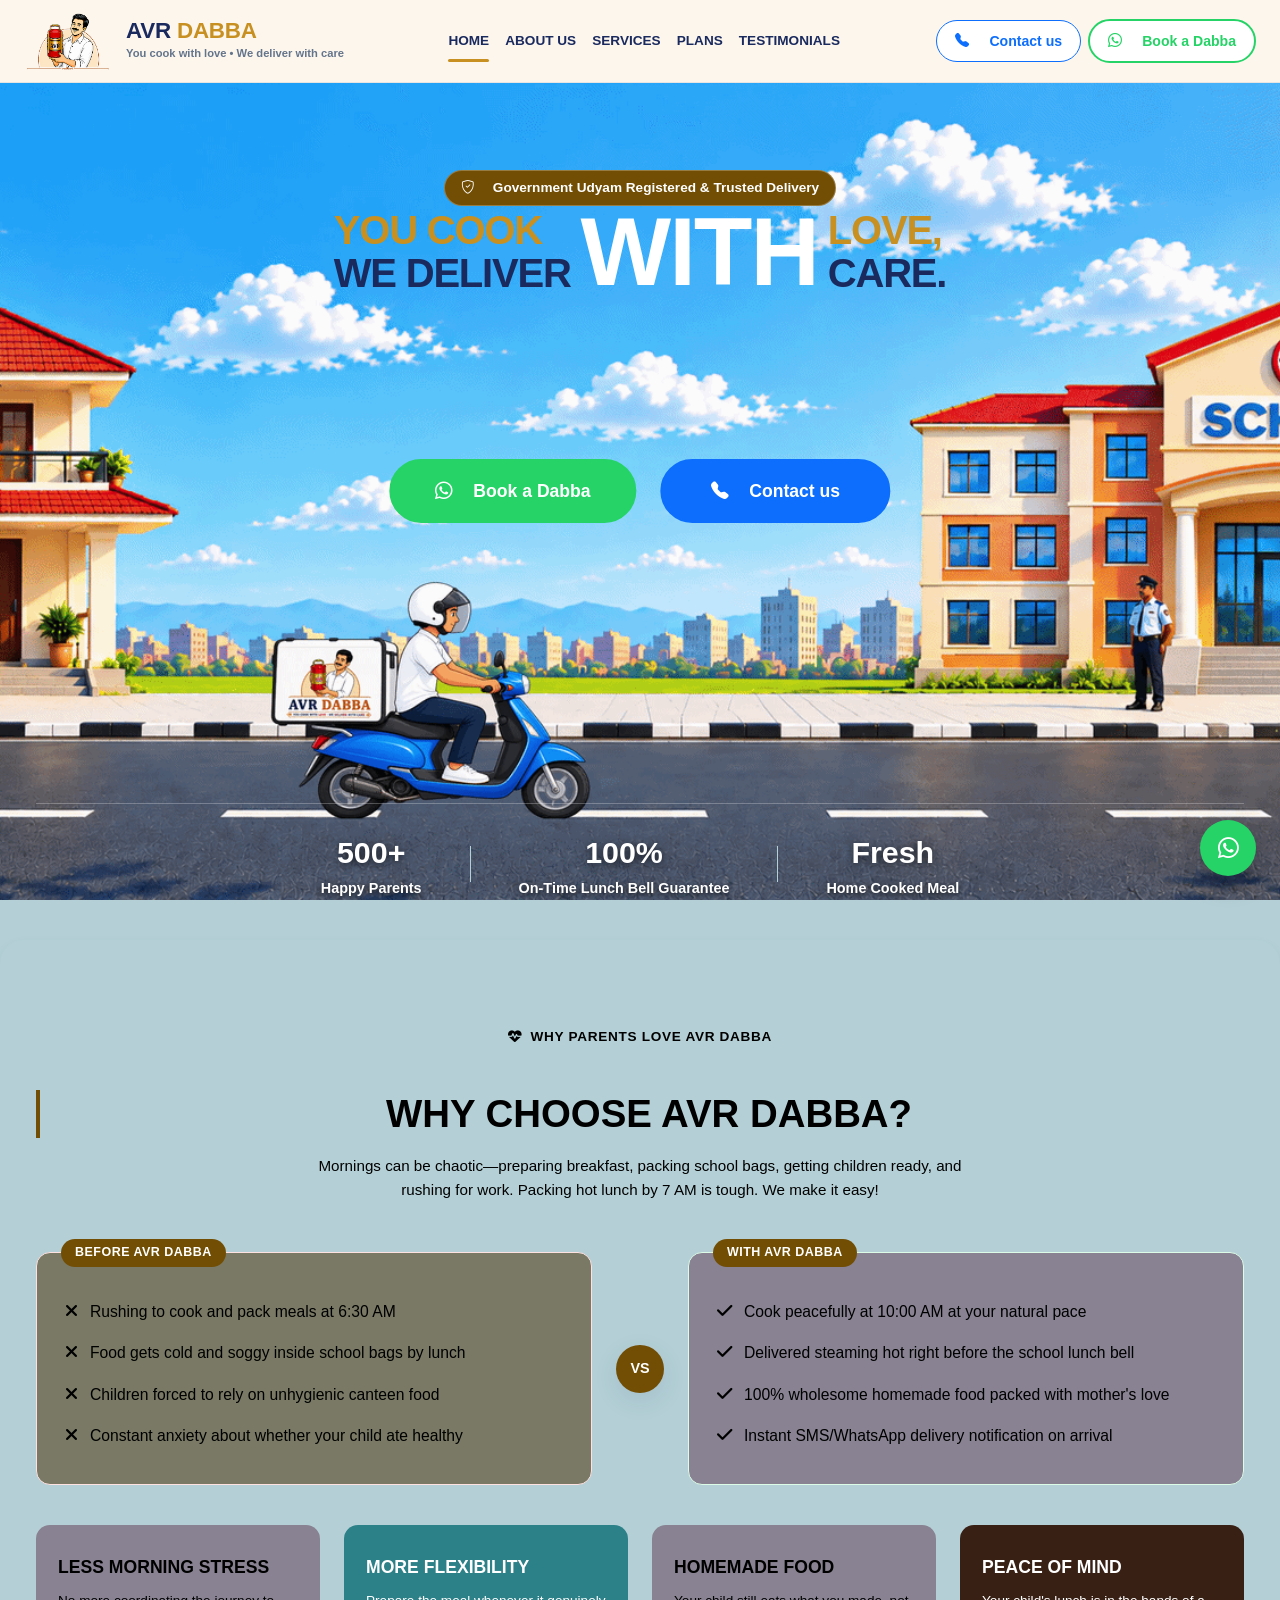
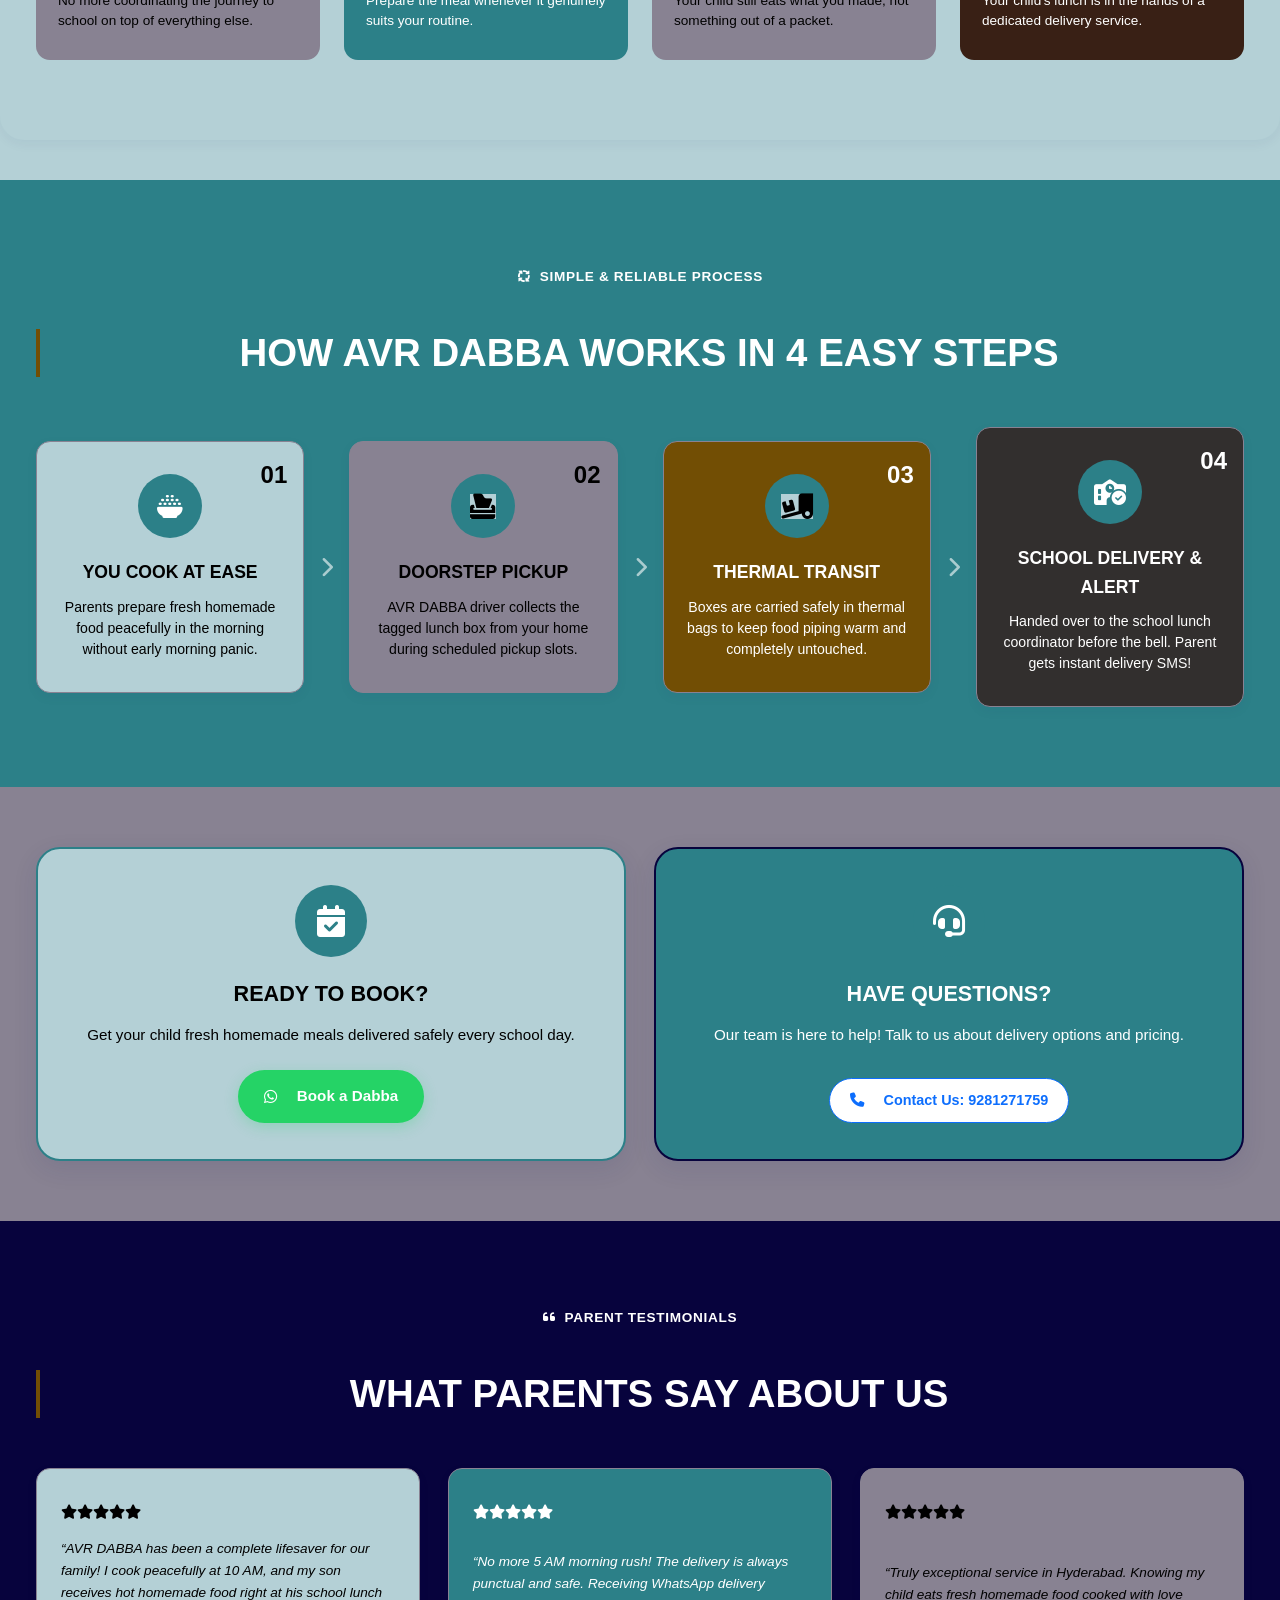
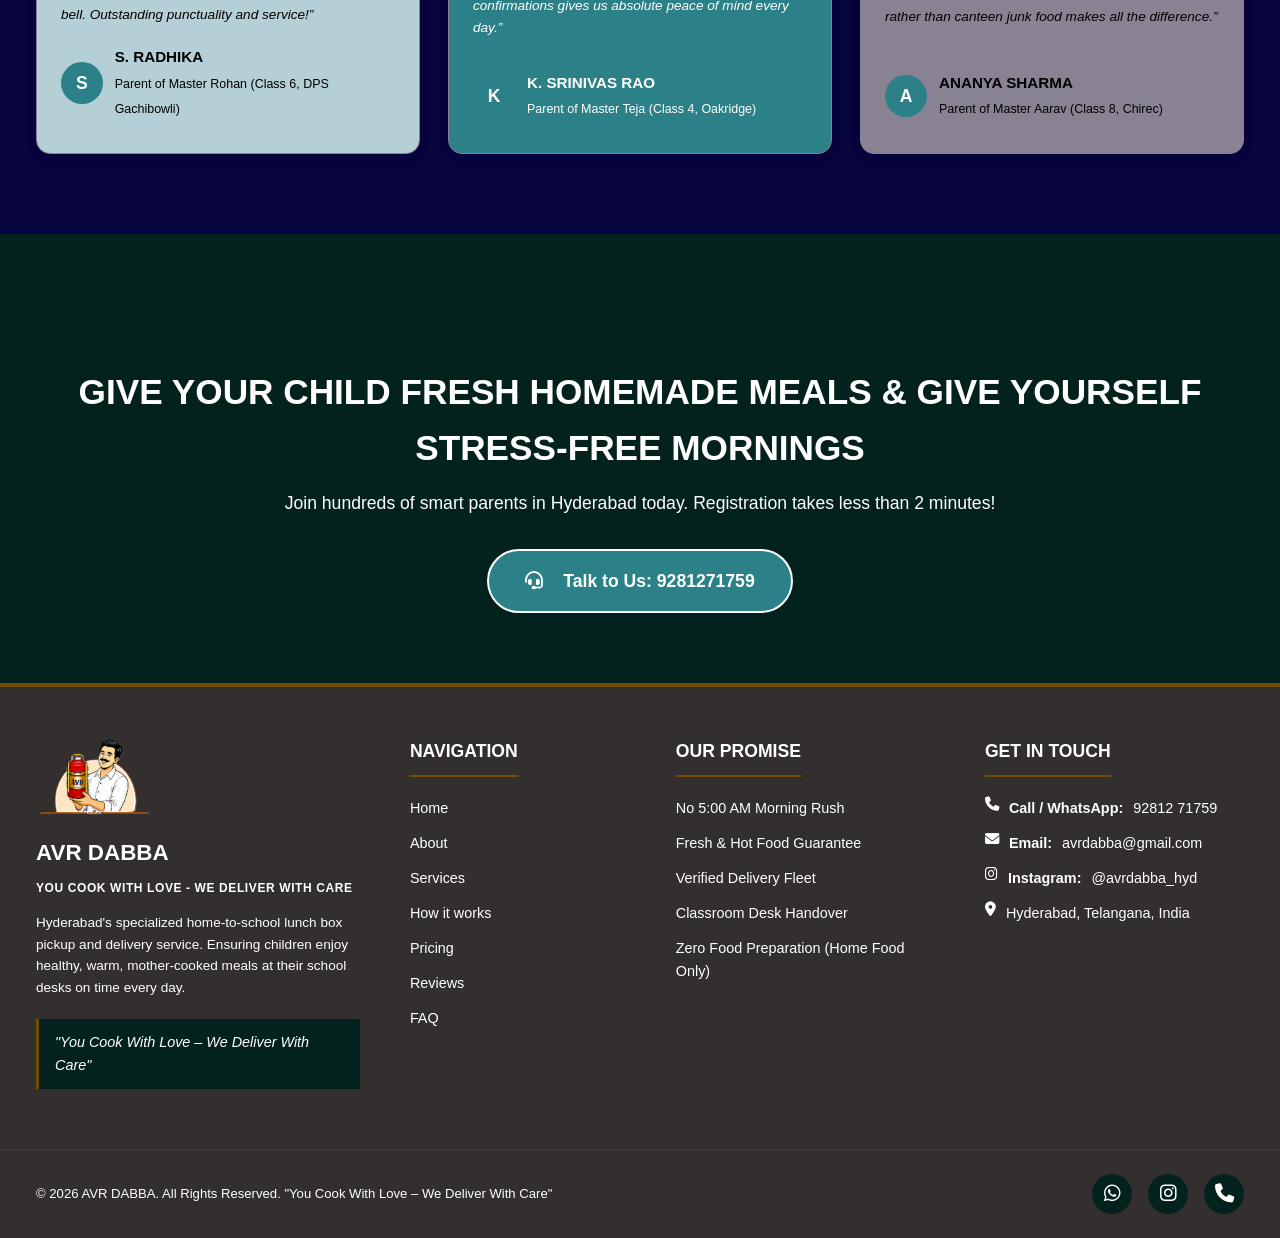
<file: index.html>
<!DOCTYPE html>
<html lang="en">
<head>
    <meta charset="UTF-8">
    <meta name="viewport" content="width=device-width, initial-scale=1.0">
    <title>AVR DABBA - Fresh Homemade School Lunch Delivery Service</title>
    <meta name="description" content="AVR DABBA collects warm homemade lunch boxes from parents' kitchens and delivers them safely to children's schools before lunch break. You Cook With Love, We Deliver With Care.">
    <link rel="canonical" href="https://avrdabba.com/">
    <meta property="og:title" content="AVR DABBA - Fresh Homemade School Lunch Delivery Service">
    <meta property="og:description" content="You Cook With Love, We Deliver With Care. AVR DABBA safely delivers homemade lunch boxes to school children.">
    <meta property="og:url" content="https://avrdabba.com/">
    <meta property="og:type" content="website">
    <meta property="og:image" content="https://avrdabba.com/images/avr-dabba-social-preview.png">
    <meta property="og:image:secure_url" content="https://avrdabba.com/images/avr-dabba-social-preview.png">
    <meta property="og:image:type" content="image/png">
    <meta property="og:image:width" content="1312">
    <meta property="og:image:height" content="1199">
    <meta property="og:image:alt" content="AVR DABBA illustration with a delivery partner holding a homemade lunch box">
    <meta name="twitter:card" content="summary_large_image">
    <meta name="twitter:title" content="AVR DABBA - Fresh Homemade School Lunch Delivery Service">
    <meta name="twitter:description" content="You Cook With Love, We Deliver With Care. AVR DABBA safely delivers homemade lunch boxes to school children.">
    <meta name="twitter:image" content="https://avrdabba.com/images/avr-dabba-social-preview.png">
    <meta name="twitter:image:alt" content="AVR DABBA illustration with a delivery partner holding a homemade lunch box">
    <link rel="preload" href="images/AVR_home.gif" as="image" fetchpriority="high">
    <!-- FontAwesome Icons -->
    <link rel="stylesheet" href="https://cdnjs.cloudflare.com/ajax/libs/font-awesome/6.4.0/css/all.min.css">
    <!-- Bootstrap Icons CDN -->
    <link rel="stylesheet" href="https://cdn.jsdelivr.net/npm/bootstrap-icons@1.11.3/font/bootstrap-icons.min.css">
    <!-- Main CSS -->
    <link rel="stylesheet" href="home.css">

    <style>
        .hero-copyable-text,
        .hero-copyable-text * {
            user-select: text !important;
            -webkit-user-select: text !important;
            -moz-user-select: text !important;
            -ms-user-select: text !important;
        }
    </style>

    <link rel="stylesheet" href="avr-theme.css">
</head>
<body id="avr-theme">

    <!-- Shared Common Navbar Component -->
    <div id="navbar-component"></div>

    <!-- Main Content Area -->
    <main>

        <!-- Hero Section -->
        <section class="hero-section" id="home">
            <div class="hero-bg-parallax" id="hero-background-parallax"></div>
            <div class="hero-bg-shapes">
                <div class="shape shape-1"></div>
                <div class="shape shape-2"></div>
            </div>
            <!-- Exact hero message placement: badge above tagline, both centered in the marked area -->
            <div class="hero-exact-message">
                <div class="hero-top-trust-badge">
                    <span class="badge-icon"><i class="bi bi-shield-check me-2"></i></span>
                    <span>Government Udyam Registered &amp; Trusted Delivery</span>
                </div>
                <h1 class="hero-title hero-headline-layout hero-copyable-text hero-bounce-text">
                    <span class="hero-col-left">
                        <span class="color-group-one">YOU COOK</span>
                        <span class="color-group-two">WE DELIVER</span>
                    </span>
                    <span class="hero-col-center">WITH</span>
                    <span class="hero-col-right">
                        <span class="color-group-one">LOVE,</span>
                        <span class="color-group-two">CARE.</span>
                    </span>
                </h1>
            </div>

            <div class="container hero-container-layout">

                <!-- Upper Row: Headline Left, Fixed Lunch Box Video Right -->
                <div class="hero-grid">
                    <div class="hero-content">
                    </div>

                    <div class="hero-visual">
                        <div class="hero-image-wrapper">
                            <!-- <video src="images/Box_rotating_360_degrees_1080p_202609021249.mp4" autoplay muted loop playsinline width="100%" height="100%"></video> -->
                            <!-- <img src="images/AVR_home.gif" alt="Lunch Box" width="100%" height="100%"> -->
                        </div>
                    </div>
                </div>

                <!-- Middle Row: Centered Expanded Buttons -->
                <div class="hero-cta-group hero-cta-centered">
                    <a href="https://wa.me/919281271759?text=Hi%20AVR%20DABBA%2C%20I%20would%20like%20to%20book%20a%20dabba." class="btn btn-hero-primary" target="_blank" rel="noopener">
                        <i class="bi bi-whatsapp me-2"></i> Book a Dabba
                    </a>
                    <a href="tel:9281271759" class="btn btn-hero-secondary">
                        <i class="bi bi-telephone-fill me-2"></i> Contact us
                    </a>
                </div>

                <!-- Bottom Row: Metrics at the Bottom of Section -->
                <div class="hero-metrics hero-metrics-bottom">
                    <div class="metric-item">
                        <span class="metric-value" data-target="500">500+</span>
                        <span class="metric-label">Happy Parents</span>
                    </div>
                    <div class="metric-divider"></div>
                    <div class="metric-item">
                        <span class="metric-value">100%</span>
                        <span class="metric-label">On-Time Lunch Bell Guarantee</span>
                    </div>
                    <div class="metric-divider"></div>
                    <div class="metric-item">
                        <span class="metric-value">Fresh</span>
                        <span class="metric-label">Home Cooked Meal</span>
                    </div>
                </div>
            </div>
        </section>

        <!-- Problem & Solution Section (About Us) -->
        <section class="section about-section" id="about">
            <div class="container">
                <div class="section-header text-center">
                    <span class="section-subtitle"><i class="fa-solid fa-heart-pulse"></i> Why Parents Love AVR DABBA</span>
                    <h2 class="section-title">WHY CHOOSE AVR DABBA?</h2>
                    <p class="section-desc">Mornings can be chaotic—preparing breakfast, packing school bags, getting children ready, and rushing for work. Packing hot lunch by 7 AM is tough. We make it easy!</p>
                </div>

                <div class="about-grid">
                    <div class="about-card problem-card">
                        <div class="card-badge badge-problem">Before AVR DABBA</div>
                        <ul class="feature-list">
                            <li><i class="fa-solid fa-xmark text-danger"></i> Rushing to cook and pack meals at 6:30 AM</li>
                            <li><i class="fa-solid fa-xmark text-danger"></i> Food gets cold and soggy inside school bags by lunch</li>
                            <li><i class="fa-solid fa-xmark text-danger"></i> Children forced to rely on unhygienic canteen food</li>
                            <li><i class="fa-solid fa-xmark text-danger"></i> Constant anxiety about whether your child ate healthy</li>
                        </ul>
                    </div>

                    <div class="versus-badge">VS</div>

                    <div class="about-card solution-card">
                        <div class="card-badge badge-solution">With AVR DABBA</div>
                        <ul class="feature-list">
                            <li><i class="fa-solid fa-check text-success"></i> Cook peacefully at 10:00 AM at your natural pace</li>
                            <li><i class="fa-solid fa-check text-success"></i> Delivered steaming hot right before the school lunch bell</li>
                            <li><i class="fa-solid fa-check text-success"></i> 100% wholesome homemade food packed with mother's love</li>
                            <li><i class="fa-solid fa-check text-success"></i> Instant SMS/WhatsApp delivery notification on arrival</li>
                        </ul>
                    </div>
                </div>

                <!-- Core Pillars -->
                <div class="pillars-grid mt-5">
                    <div class="pillar-box">
                        <h3>LESS MORNING STRESS</h3>
                        <p>No more coordinating the journey to school on top of everything else.</p>
                    </div>
                    <div class="pillar-box">
                        <h3>MORE FLEXIBILITY</h3>
                        <p>Prepare the meal whenever it genuinely suits your routine.</p>
                    </div>
                    <div class="pillar-box">
                        <h3>HOMEMADE FOOD</h3>
                        <p>Your child still eats what you made, not something out of a packet.</p>
                    </div>
                    <div class="pillar-box">
                        <h3>PEACE OF MIND</h3>
                        <p>Your child's lunch is in the hands of a dedicated delivery service.</p>
                    </div>
                </div>
            </div>
        </section>

        <!-- How It Works Section -->
        <section class="section how-section" id="how-it-works">
            <div class="container">
                <div class="section-header text-center">
                    <span class="section-subtitle"><i class="fa-solid fa-arrows-spin"></i> Simple & Reliable Process</span>
                    <h2 class="section-title">HOW AVR DABBA WORKS IN 4 EASY STEPS</h2>
                </div>

                <div class="steps-wrapper">
                    <div class="step-card">
                        <div class="step-number">01</div>
                        <div class="step-icon"><i class="fa-solid fa-bowl-rice"></i></div>
                        <h3>YOU COOK AT EASE</h3>
                        <p>Parents prepare fresh homemade food peacefully in the morning without early morning panic.</p>
                    </div>
                    <div class="step-arrow"><i class="fa-solid fa-chevron-right"></i></div>

                    <div class="step-card">
                        <div class="step-number">02</div>
                        <div class="step-icon"><i class="fa-solid fa-box-tissue"></i></div>
                        <h3>DOORSTEP PICKUP</h3>
                        <p>AVR DABBA driver collects the tagged lunch box from your home during scheduled pickup slots.</p>
                    </div>
                    <div class="step-arrow"><i class="fa-solid fa-chevron-right"></i></div>

                    <div class="step-card">
                        <div class="step-number">03</div>
                        <div class="step-icon"><i class="fa-solid fa-truck-ramp-box"></i></div>
                        <h3>THERMAL TRANSIT</h3>
                        <p>Boxes are carried safely in thermal bags to keep food piping warm and completely untouched.</p>
                    </div>
                    <div class="step-arrow"><i class="fa-solid fa-chevron-right"></i></div>

                    <div class="step-card">
                        <div class="step-number">04</div>
                        <div class="step-icon"><i class="fa-solid fa-school-circle-check"></i></div>
                        <h3>SCHOOL DELIVERY & ALERT</h3>
                        <p>Handed over to the school lunch coordinator before the bell. Parent gets instant delivery SMS!</p>
                    </div>
                </div>
            </div>
        </section>

        <!-- Quick Action Cards Section -->
        <section class="section quick-actions-section">
            <div class="container">
                <div class="actions-grid">
                    <div class="action-card book-card">
                        <div class="action-icon"><i class="fa-solid fa-calendar-check"></i></div>
                        <h3>READY TO BOOK?</h3>
                        <p>Get your child fresh homemade meals delivered safely every school day.</p>
                        <a href="https://wa.me/919281271759?text=Hi%20AVR%20DABBA%2C%20I%20would%20like%20to%20book%20a%20dabba." class="btn btn-primary" target="_blank" rel="noopener">
                            <i class="fa-brands fa-whatsapp"></i> Book a Dabba
                        </a>
                    </div>

                    <div class="action-card contact-card">
                        <div class="action-icon"><i class="fa-solid fa-headset"></i></div>
                        <h3>HAVE QUESTIONS?</h3>
                        <p>Our team is here to help! Talk to us about delivery options and pricing.</p>
                        <a href="tel:9281271759" class="btn btn-outline-call">
                            <i class="fa-solid fa-phone"></i> Contact Us: 9281271759
                        </a>
                    </div>
                </div>
            </div>
        </section>

        <!-- Testimonials Section -->
        <section class="section testimonial-section" id="reviews">
            <div class="container">
                <div class="section-header text-center">
                    <span class="section-subtitle"><i class="fa-solid fa-quote-left"></i> Parent Testimonials</span>
                    <h2 class="section-title">WHAT PARENTS SAY ABOUT US</h2>
                </div>

                <div class="testimonial-grid" id="home-testimonial-grid" aria-live="polite">
                    <div class="testimonial-card">
                        <div class="stars">
                            <i class="fa-solid fa-star"></i><i class="fa-solid fa-star"></i><i class="fa-solid fa-star"></i><i class="fa-solid fa-star"></i><i class="fa-solid fa-star"></i>
                        </div>
                        <p class="review-text">"As a working mother, packing lunch at 6:30 AM was pure chaos. AVR DABBA has been a lifesaver! I cook fresh rice and curry at 10 AM, and my son gets hot food right at 12:15 PM at school."</p>
                        <div class="user-meta">
                            <div class="user-avatar">P</div>
                            <div>
                                <h4>PRIYA REDDY</h4>
                                <span>Parent at DPS Gachibowli</span>
                            </div>
                        </div>
                    </div>

                    <div class="testimonial-card">
                        <div class="stars">
                            <i class="fa-solid fa-star"></i><i class="fa-solid fa-star"></i><i class="fa-solid fa-star"></i><i class="fa-solid fa-star"></i><i class="fa-solid fa-star"></i>
                        </div>
                        <p class="review-text">"The SMS alert gives me complete peace of mind. Every afternoon at 12:10 PM I get a message saying dabba delivered. Highly reliable and super polite delivery boys!"</p>
                        <div class="user-meta">
                            <div class="user-avatar">S</div>
                            <div>
                                <h4>SURESH KUMAR</h4>
                                <span>Parent at Chirec Kondapur</span>
                            </div>
                        </div>
                    </div>

                    <div class="testimonial-card">
                        <div class="stars">
                            <i class="fa-solid fa-star"></i><i class="fa-solid fa-star"></i><i class="fa-solid fa-star"></i><i class="fa-solid fa-star"></i><i class="fa-solid fa-star"></i>
                        </div>
                        <p class="review-text">"My daughter hated canteen food and wanted home food. AVR DABBA made it possible for us to deliver her favorite warm food every day without early morning stress."</p>
                        <div class="user-meta">
                            <div class="user-avatar">A</div>
                            <div>
                                <h4>ANITHA RAO</h4>
                                <span>Parent at BVB Jubilee Hills</span>
                            </div>
                        </div>
                    </div>
                </div>
            </div>
        </section>

        <!-- CTA Banner -->
        <section class="cta-banner">
            <div class="container text-center">
                <h2>GIVE YOUR CHILD FRESH HOMEMADE MEALS & GIVE YOURSELF STRESS-FREE MORNINGS</h2>
                <p>Join hundreds of smart parents in Hyderabad today. Registration takes less than 2 minutes!</p>
                <div class="cta-banner-buttons">
                    <a href="tel:9281271759" class="btn btn-outline-light btn-lg">
                        <i class="fa-solid fa-headset"></i> Talk to Us: 9281271759
                    </a>
                </div>
            </div>
        </section>

    </main>

    <!-- Footer -->
    <footer class="main-footer">
        <div class="container footer-grid">
            <div class="footer-col brand-col">
                <div class="footer-brand-logo">
                    <img src="images/dabba-hero.png" alt="AVR DABBA Logo" loading="lazy" decoding="async" style="width: 120px; height: auto; margin-bottom: 20px;">
                </div>
                <div class="footer-brand-title">AVR DABBA</div>
                <p class="footer-tagline">YOU COOK WITH LOVE - WE DELIVER WITH CARE</p>
                <p class="footer-about">Hyderabad's specialized home-to-school lunch box pickup and delivery service. Ensuring children enjoy healthy, warm, mother-cooked meals at their school desks on time every day.</p>
                <div class="footer-quote">"You Cook With Love – We Deliver With Care"</div>
            </div>

            <div class="footer-col">
                <h4>NAVIGATION</h4>
                <ul class="footer-links">
                    <li><a href="#home">Home</a></li>
                    <li><a href="#about">About</a></li>
                    <li><a href="Services/Services.html">Services</a></li>
                    <li><a href="#how-it-works">How it works</a></li>
                    <li><a href="plans/plans.html#plan-prices">Pricing</a></li>
                    <li><a href="#reviews">Reviews</a></li>
                    <li><a href="#how-it-works">FAQ</a></li>
                </ul>
            </div>

            <div class="footer-col">
                <h4>OUR PROMISE</h4>
                <ul class="footer-links">
                    <li>No 5:00 AM Morning Rush</li>
                    <li>Fresh & Hot Food Guarantee</li>
                    <li>Verified Delivery Fleet</li>
                    <li>Classroom Desk Handover</li>
                    <li>Zero Food Preparation (Home Food Only)</li>
                </ul>
            </div>

            <div class="footer-col contact-col">
                <h4>GET IN TOUCH</h4>
                <p><i class="fa-solid fa-phone text-gold"></i> <strong>Call / WhatsApp:</strong> 92812 71759</p>
                <p><i class="fa-solid fa-envelope text-gold"></i> <strong>Email:</strong> avrdabba@gmail.com</p>
                <p><i class="fa-brands fa-instagram text-gold"></i> <strong>Instagram:</strong> @avrdabba_hyd</p>
                <p><i class="fa-solid fa-location-dot text-gold"></i> Hyderabad, Telangana, India</p>
            </div>
        </div>

        <div class="footer-bottom">
            <div class="container footer-bottom-flex">
                <p>© 2026 AVR DABBA. All Rights Reserved. "You Cook With Love – We Deliver With Care"</p>
                <div class="footer-social-links">
                    <a href="https://wa.me/919281271759" target="_blank" rel="noopener" aria-label="WhatsApp"><i class="fa-brands fa-whatsapp"></i></a>
                    <a href="https://instagram.com/avrdabba_hyd" target="_blank" rel="noopener" aria-label="Instagram"><i class="fa-brands fa-instagram"></i></a>
                    <a href="tel:9281271759" aria-label="Phone"><i class="fa-solid fa-phone"></i></a>
                </div>
            </div>
        </div>
    </footer>

    <!-- Floating Action Buttons -->
    <div class="floating-btn-group">
        <a href="https://wa.me/919281271759?text=Hi%20AVR%20DABBA,%20I%20want%20to%20know%20more%20about%20school%20lunch%20delivery" class="float-btn float-whatsapp" target="_blank" rel="noopener" aria-label="Chat on WhatsApp">
            <i class="fa-brands fa-whatsapp"></i>
            <span class="float-tooltip">Chat with Us</span>
        </a>
    </div>

    <!-- Shared Navigation Component Script -->
    <script src="navbar.js"></script>
    <script src="site-ux.js"></script>
    <!-- Main JavaScript -->
    <script src="home.js"></script>
    <script src="scroll-reveal.js"></script>
</body>
</html>
</file>
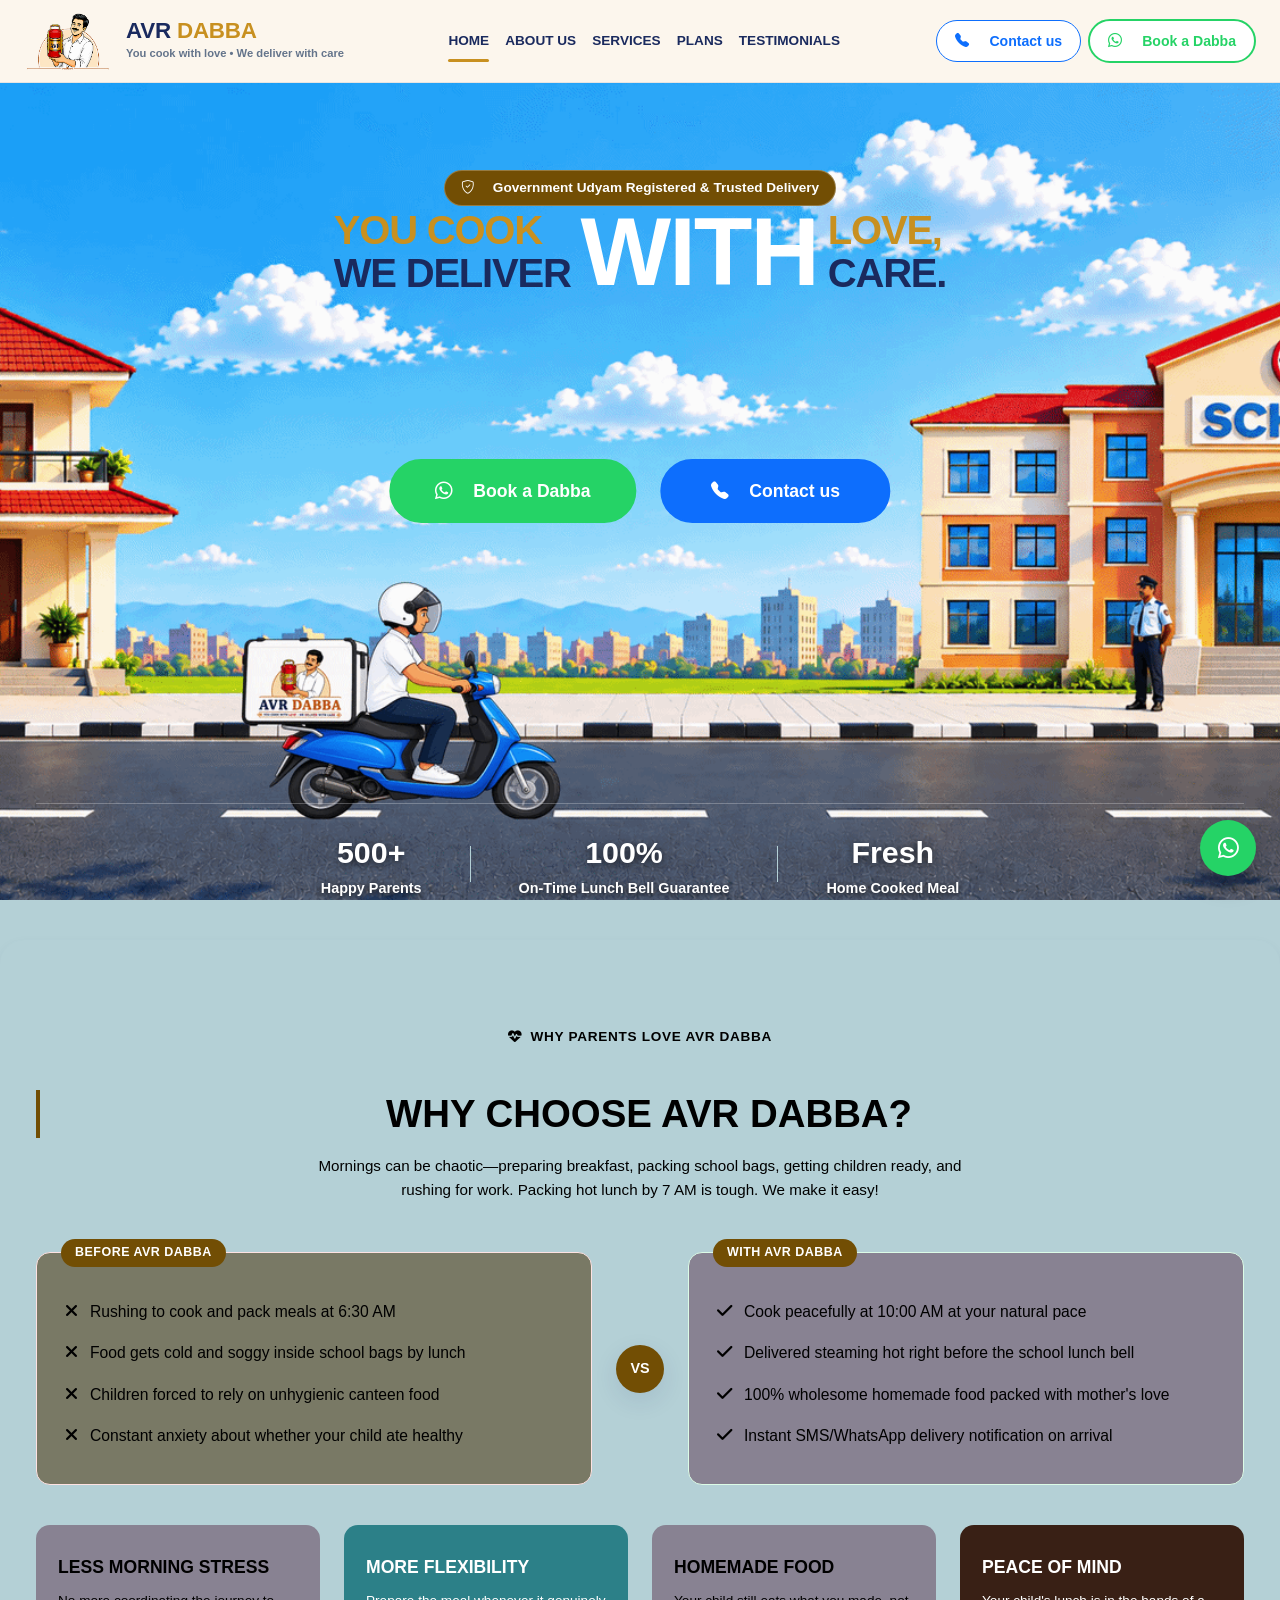
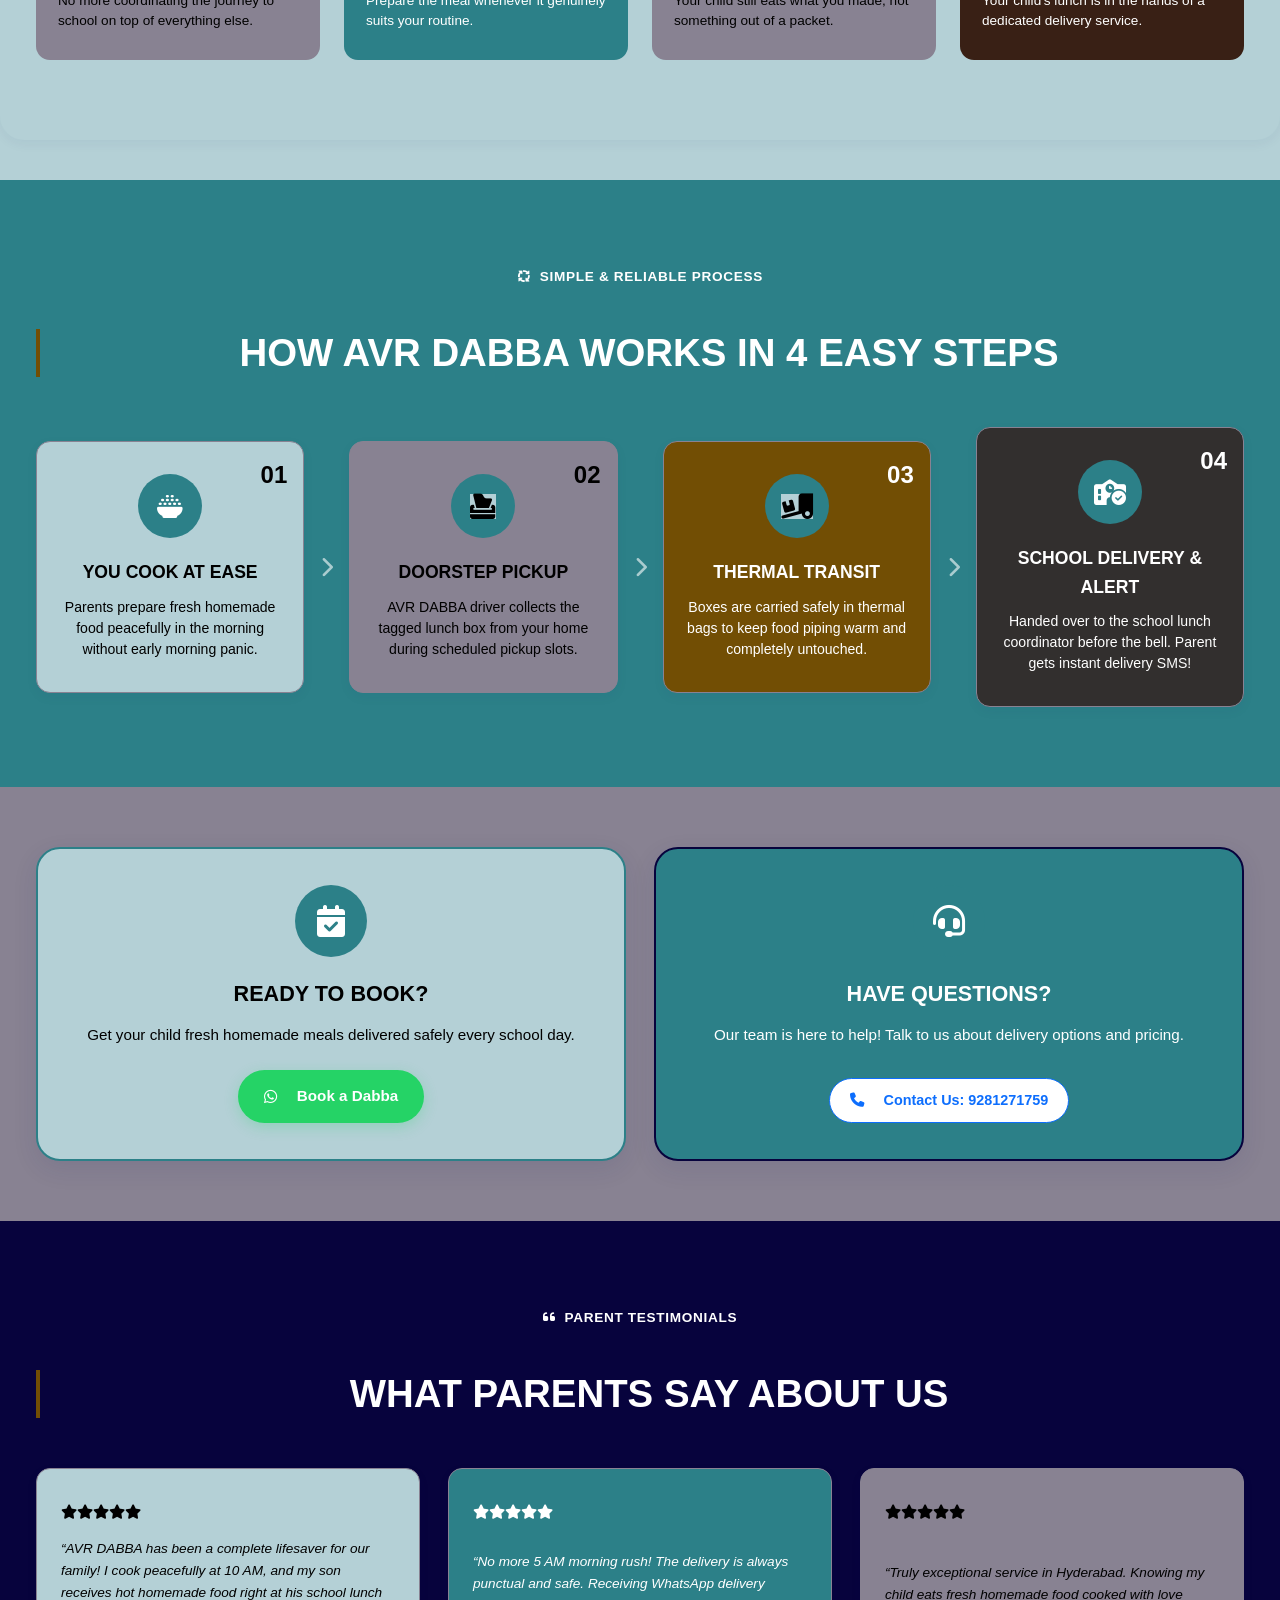
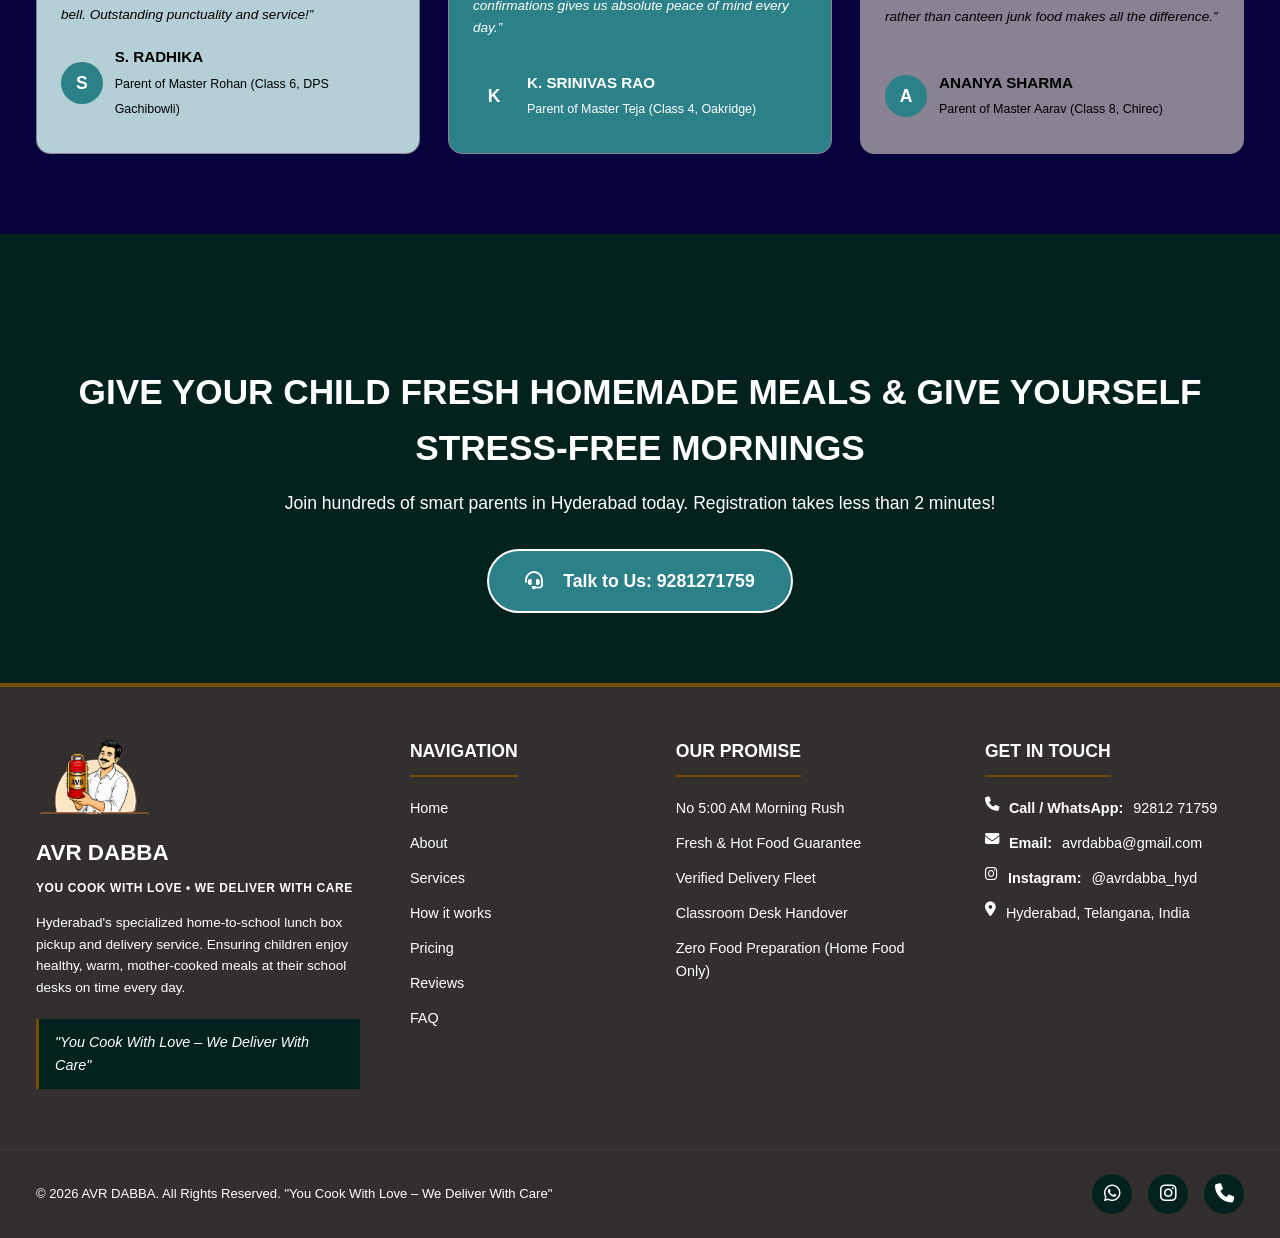
<file: home.html>
<!DOCTYPE html>
<html lang="en">
<head>
    <meta charset="UTF-8">
    <meta name="viewport" content="width=device-width, initial-scale=1.0">
    <title>AVR DABBA - Fresh Homemade School Lunch Delivery Service</title>
    <meta name="description" content="AVR DABBA collects warm homemade lunch boxes from parents' kitchens and delivers them safely to children's schools before lunch break. You Cook With Love, We Deliver With Care.">
    <!-- FontAwesome Icons -->
    <link rel="stylesheet" href="https://cdnjs.cloudflare.com/ajax/libs/font-awesome/6.4.0/css/all.min.css">
    <!-- Bootstrap Icons CDN -->
    <link rel="stylesheet" href="https://cdn.jsdelivr.net/npm/bootstrap-icons@1.11.3/font/bootstrap-icons.min.css">
    <!-- Main CSS -->
    <link rel="stylesheet" href="home.css">

    <style>
        .hero-copyable-text,
        .hero-copyable-text * {
            user-select: text !important;
            -webkit-user-select: text !important;
            -moz-user-select: text !important;
            -ms-user-select: text !important;
        }
    </style>

    <link rel="stylesheet" href="avr-theme.css">
</head>
<body id="avr-theme">

    <!-- Shared Common Navbar Component -->
    <div id="navbar-component"></div>

    <!-- Main Content Area -->
    <main>

        <!-- Hero Section -->
        <section class="hero-section" id="home">
            <div class="hero-bg-parallax" id="hero-background-parallax"></div>
            <div class="hero-bg-shapes">
                <div class="shape shape-1"></div>
                <div class="shape shape-2"></div>
            </div>
            <!-- Exact hero message placement: badge above tagline, both centered in the marked area -->
            <div class="hero-exact-message">
                <div class="hero-top-trust-badge">
                    <span class="badge-icon"><i class="bi bi-shield-check me-2"></i></span>
                    <span>Government Udyam Registered &amp; Trusted Delivery</span>
                </div>
                <h1 class="hero-title hero-headline-layout hero-copyable-text hero-bounce-text">
                    <span class="hero-col-left">
                        <span class="color-group-one">YOU COOK</span>
                        <span class="color-group-two">WE DELIVER</span>
                    </span>
                    <span class="hero-col-center">WITH</span>
                    <span class="hero-col-right">
                        <span class="color-group-one">LOVE,</span>
                        <span class="color-group-two">CARE.</span>
                    </span>
                </h1>
            </div>

            <div class="container hero-container-layout">

                <!-- Upper Row: Headline Left, Fixed Lunch Box Video Right -->
                <div class="hero-grid">
                    <div class="hero-content">
                    </div>

                    <div class="hero-visual">
                        <div class="hero-image-wrapper">
                            <!-- <video src="images/Box_rotating_360_degrees_1080p_202609021249.mp4" autoplay muted loop playsinline width="100%" height="100%"></video> -->
                            <!-- <img src="images/AVR_home.gif" alt="Lunch Box" width="100%" height="100%"> -->
                        </div>
                    </div>
                </div>

                <!-- Middle Row: Centered Expanded Buttons -->
                <div class="hero-cta-group hero-cta-centered">
                    <a href="https://wa.me/919281271759?text=Hi%20AVR%20DABBA%2C%20I%20would%20like%20to%20book%20a%20dabba." class="btn btn-hero-primary" target="_blank" rel="noopener">
                        <i class="bi bi-whatsapp me-2"></i> Book a Dabba
                    </a>
                    <a href="tel:9281271759" class="btn btn-hero-secondary">
                        <i class="bi bi-telephone-fill me-2"></i> Contact us
                    </a>
                </div>

                <!-- Bottom Row: Metrics at the Bottom of Section -->
                <div class="hero-metrics hero-metrics-bottom">
                    <div class="metric-item">
                        <span class="metric-value" data-target="500">500+</span>
                        <span class="metric-label">Happy Parents</span>
                    </div>
                    <div class="metric-divider"></div>
                    <div class="metric-item">
                        <span class="metric-value">100%</span>
                        <span class="metric-label">On-Time Lunch Bell Guarantee</span>
                    </div>
                    <div class="metric-divider"></div>
                    <div class="metric-item">
                        <span class="metric-value">Fresh</span>
                        <span class="metric-label">Home Cooked Meal</span>
                    </div>
                </div>
            </div>
        </section>

        <!-- Problem & Solution Section (About Us) -->
        <section class="section about-section" id="about">
            <div class="container">
                <div class="section-header text-center">
                    <span class="section-subtitle"><i class="fa-solid fa-heart-pulse"></i> Why Parents Love AVR DABBA</span>
                    <h2 class="section-title">WHY CHOOSE AVR DABBA?</h2>
                    <p class="section-desc">Mornings can be chaotic—preparing breakfast, packing school bags, getting children ready, and rushing for work. Packing hot lunch by 7 AM is tough. We make it easy!</p>
                </div>

                <div class="about-grid">
                    <div class="about-card problem-card">
                        <div class="card-badge badge-problem">Before AVR DABBA</div>
                        <ul class="feature-list">
                            <li><i class="fa-solid fa-xmark text-danger"></i> Rushing to cook and pack meals at 6:30 AM</li>
                            <li><i class="fa-solid fa-xmark text-danger"></i> Food gets cold and soggy inside school bags by lunch</li>
                            <li><i class="fa-solid fa-xmark text-danger"></i> Children forced to rely on unhygienic canteen food</li>
                            <li><i class="fa-solid fa-xmark text-danger"></i> Constant anxiety about whether your child ate healthy</li>
                        </ul>
                    </div>

                    <div class="versus-badge">VS</div>

                    <div class="about-card solution-card">
                        <div class="card-badge badge-solution">With AVR DABBA</div>
                        <ul class="feature-list">
                            <li><i class="fa-solid fa-check text-success"></i> Cook peacefully at 10:00 AM at your natural pace</li>
                            <li><i class="fa-solid fa-check text-success"></i> Delivered steaming hot right before the school lunch bell</li>
                            <li><i class="fa-solid fa-check text-success"></i> 100% wholesome homemade food packed with mother's love</li>
                            <li><i class="fa-solid fa-check text-success"></i> Instant SMS/WhatsApp delivery notification on arrival</li>
                        </ul>
                    </div>
                </div>

                <!-- Core Pillars -->
                <div class="pillars-grid mt-5">
                    <div class="pillar-box">
                        <h3>LESS MORNING STRESS</h3>
                        <p>No more coordinating the journey to school on top of everything else.</p>
                    </div>
                    <div class="pillar-box">
                        <h3>MORE FLEXIBILITY</h3>
                        <p>Prepare the meal whenever it genuinely suits your routine.</p>
                    </div>
                    <div class="pillar-box">
                        <h3>HOMEMADE FOOD</h3>
                        <p>Your child still eats what you made, not something out of a packet.</p>
                    </div>
                    <div class="pillar-box">
                        <h3>PEACE OF MIND</h3>
                        <p>Your child's lunch is in the hands of a dedicated delivery service.</p>
                    </div>
                </div>
            </div>
        </section>

        <!-- How It Works Section -->
        <section class="section how-section" id="how-it-works">
            <div class="container">
                <div class="section-header text-center">
                    <span class="section-subtitle"><i class="fa-solid fa-arrows-spin"></i> Simple & Reliable Process</span>
                    <h2 class="section-title">HOW AVR DABBA WORKS IN 4 EASY STEPS</h2>
                </div>

                <div class="steps-wrapper">
                    <div class="step-card">
                        <div class="step-number">01</div>
                        <div class="step-icon"><i class="fa-solid fa-bowl-rice"></i></div>
                        <h3>YOU COOK AT EASE</h3>
                        <p>Parents prepare fresh homemade food peacefully in the morning without early morning panic.</p>
                    </div>
                    <div class="step-arrow"><i class="fa-solid fa-chevron-right"></i></div>

                    <div class="step-card">
                        <div class="step-number">02</div>
                        <div class="step-icon"><i class="fa-solid fa-box-tissue"></i></div>
                        <h3>DOORSTEP PICKUP</h3>
                        <p>AVR DABBA driver collects the tagged lunch box from your home during scheduled pickup slots.</p>
                    </div>
                    <div class="step-arrow"><i class="fa-solid fa-chevron-right"></i></div>

                    <div class="step-card">
                        <div class="step-number">03</div>
                        <div class="step-icon"><i class="fa-solid fa-truck-ramp-box"></i></div>
                        <h3>THERMAL TRANSIT</h3>
                        <p>Boxes are carried safely in thermal bags to keep food piping warm and completely untouched.</p>
                    </div>
                    <div class="step-arrow"><i class="fa-solid fa-chevron-right"></i></div>

                    <div class="step-card">
                        <div class="step-number">04</div>
                        <div class="step-icon"><i class="fa-solid fa-school-circle-check"></i></div>
                        <h3>SCHOOL DELIVERY & ALERT</h3>
                        <p>Handed over to the school lunch coordinator before the bell. Parent gets instant delivery SMS!</p>
                    </div>
                </div>
            </div>
        </section>

        <!-- Quick Action Cards Section -->
        <section class="section quick-actions-section">
            <div class="container">
                <div class="actions-grid">
                    <div class="action-card book-card">
                        <div class="action-icon"><i class="fa-solid fa-calendar-check"></i></div>
                        <h3>READY TO BOOK?</h3>
                        <p>Get your child fresh homemade meals delivered safely every school day.</p>
                        <a href="https://wa.me/919281271759?text=Hi%20AVR%20DABBA%2C%20I%20would%20like%20to%20book%20a%20dabba." class="btn btn-primary" target="_blank" rel="noopener">
                            <i class="fa-brands fa-whatsapp"></i> Book a Dabba
                        </a>
                    </div>

                    <div class="action-card contact-card">
                        <div class="action-icon"><i class="fa-solid fa-headset"></i></div>
                        <h3>HAVE QUESTIONS?</h3>
                        <p>Our team is here to help! Talk to us about delivery options and pricing.</p>
                        <a href="tel:9281271759" class="btn btn-outline-call">
                            <i class="fa-solid fa-phone"></i> Contact Us: 9281271759
                        </a>
                    </div>
                </div>
            </div>
        </section>

        <!-- Testimonials Section -->
        <section class="section testimonial-section" id="reviews">
            <div class="container">
                <div class="section-header text-center">
                    <span class="section-subtitle"><i class="fa-solid fa-quote-left"></i> Parent Testimonials</span>
                    <h2 class="section-title">WHAT PARENTS SAY ABOUT US</h2>
                </div>

                <div class="testimonial-grid" id="home-testimonial-grid" aria-live="polite">
                    <div class="testimonial-card">
                        <div class="stars">
                            <i class="fa-solid fa-star"></i><i class="fa-solid fa-star"></i><i class="fa-solid fa-star"></i><i class="fa-solid fa-star"></i><i class="fa-solid fa-star"></i>
                        </div>
                        <p class="review-text">"As a working mother, packing lunch at 6:30 AM was pure chaos. AVR DABBA has been a lifesaver! I cook fresh rice and curry at 10 AM, and my son gets hot food right at 12:15 PM at school."</p>
                        <div class="user-meta">
                            <div class="user-avatar">P</div>
                            <div>
                                <h4>PRIYA REDDY</h4>
                                <span>Parent at DPS Gachibowli</span>
                            </div>
                        </div>
                    </div>

                    <div class="testimonial-card">
                        <div class="stars">
                            <i class="fa-solid fa-star"></i><i class="fa-solid fa-star"></i><i class="fa-solid fa-star"></i><i class="fa-solid fa-star"></i><i class="fa-solid fa-star"></i>
                        </div>
                        <p class="review-text">"The SMS alert gives me complete peace of mind. Every afternoon at 12:10 PM I get a message saying dabba delivered. Highly reliable and super polite delivery boys!"</p>
                        <div class="user-meta">
                            <div class="user-avatar">S</div>
                            <div>
                                <h4>SURESH KUMAR</h4>
                                <span>Parent at Chirec Kondapur</span>
                            </div>
                        </div>
                    </div>

                    <div class="testimonial-card">
                        <div class="stars">
                            <i class="fa-solid fa-star"></i><i class="fa-solid fa-star"></i><i class="fa-solid fa-star"></i><i class="fa-solid fa-star"></i><i class="fa-solid fa-star"></i>
                        </div>
                        <p class="review-text">"My daughter hated canteen food and wanted home food. AVR DABBA made it possible for us to deliver her favorite warm food every day without early morning stress."</p>
                        <div class="user-meta">
                            <div class="user-avatar">A</div>
                            <div>
                                <h4>ANITHA RAO</h4>
                                <span>Parent at BVB Jubilee Hills</span>
                            </div>
                        </div>
                    </div>
                </div>
            </div>
        </section>

        <!-- CTA Banner -->
        <section class="cta-banner">
            <div class="container text-center">
                <h2>GIVE YOUR CHILD FRESH HOMEMADE MEALS & GIVE YOURSELF STRESS-FREE MORNINGS</h2>
                <p>Join hundreds of smart parents in Hyderabad today. Registration takes less than 2 minutes!</p>
                <div class="cta-banner-buttons">
                    <a href="tel:9281271759" class="btn btn-outline-light btn-lg">
                        <i class="fa-solid fa-headset"></i> Talk to Us: 9281271759
                    </a>
                </div>
            </div>
        </section>

    </main>

    <!-- Footer -->
    <footer class="main-footer">
        <div class="container footer-grid">
            <div class="footer-col brand-col">
                <div class="footer-brand-logo">
                    <img src="images/dabba-hero.png" alt="AVR DABBA Logo" style="width: 120px; height: auto; margin-bottom: 20px;">
                </div>
                <div class="footer-brand-title">AVR DABBA</div>
                <p class="footer-tagline">YOU COOK WITH LOVE • WE DELIVER WITH CARE</p>
                <p class="footer-about">Hyderabad's specialized home-to-school lunch box pickup and delivery service. Ensuring children enjoy healthy, warm, mother-cooked meals at their school desks on time every day.</p>
                <div class="footer-quote">"You Cook With Love – We Deliver With Care"</div>
            </div>

            <div class="footer-col">
                <h4>NAVIGATION</h4>
                <ul class="footer-links">
                    <li><a href="#home">Home</a></li>
                    <li><a href="#about">About</a></li>
                    <li><a href="Services/Services.html">Services</a></li>
                    <li><a href="#how-it-works">How it works</a></li>
                    <li><a href="plans/plans.html#plan-prices">Pricing</a></li>
                    <li><a href="#reviews">Reviews</a></li>
                    <li><a href="#how-it-works">FAQ</a></li>
                </ul>
            </div>

            <div class="footer-col">
                <h4>OUR PROMISE</h4>
                <ul class="footer-links">
                    <li>No 5:00 AM Morning Rush</li>
                    <li>Fresh & Hot Food Guarantee</li>
                    <li>Verified Delivery Fleet</li>
                    <li>Classroom Desk Handover</li>
                    <li>Zero Food Preparation (Home Food Only)</li>
                </ul>
            </div>

            <div class="footer-col contact-col">
                <h4>GET IN TOUCH</h4>
                <p><i class="fa-solid fa-phone text-gold"></i> <strong>Call / WhatsApp:</strong> 92812 71759</p>
                <p><i class="fa-solid fa-envelope text-gold"></i> <strong>Email:</strong> avrdabba@gmail.com</p>
                <p><i class="fa-brands fa-instagram text-gold"></i> <strong>Instagram:</strong> @avrdabba_hyd</p>
                <p><i class="fa-solid fa-location-dot text-gold"></i> Hyderabad, Telangana, India</p>
            </div>
        </div>

        <div class="footer-bottom">
            <div class="container footer-bottom-flex">
                <p>© 2026 AVR DABBA. All Rights Reserved. "You Cook With Love – We Deliver With Care"</p>
                <div class="footer-social-links">
                    <a href="https://wa.me/919281271759" target="_blank" rel="noopener" aria-label="WhatsApp"><i class="fa-brands fa-whatsapp"></i></a>
                    <a href="https://instagram.com/avrdabba_hyd" target="_blank" rel="noopener" aria-label="Instagram"><i class="fa-brands fa-instagram"></i></a>
                    <a href="tel:9281271759" aria-label="Phone"><i class="fa-solid fa-phone"></i></a>
                </div>
            </div>
        </div>
    </footer>

    <!-- Floating Action Buttons -->
    <div class="floating-btn-group">
        <a href="https://wa.me/919281271759?text=Hi%20AVR%20DABBA,%20I%20want%20to%20know%20more%20about%20school%20lunch%20delivery" class="float-btn float-whatsapp" target="_blank" rel="noopener" aria-label="Chat on WhatsApp">
            <i class="fa-brands fa-whatsapp"></i>
            <span class="float-tooltip">Chat with Us</span>
        </a>
    </div>

    <!-- Shared Navigation Component Script -->
    <script src="navbar.js"></script>
    <!-- Main JavaScript -->
    <script src="home.js"></script>
    <script src="scroll-reveal.js"></script>
</body>
</html>
</file>
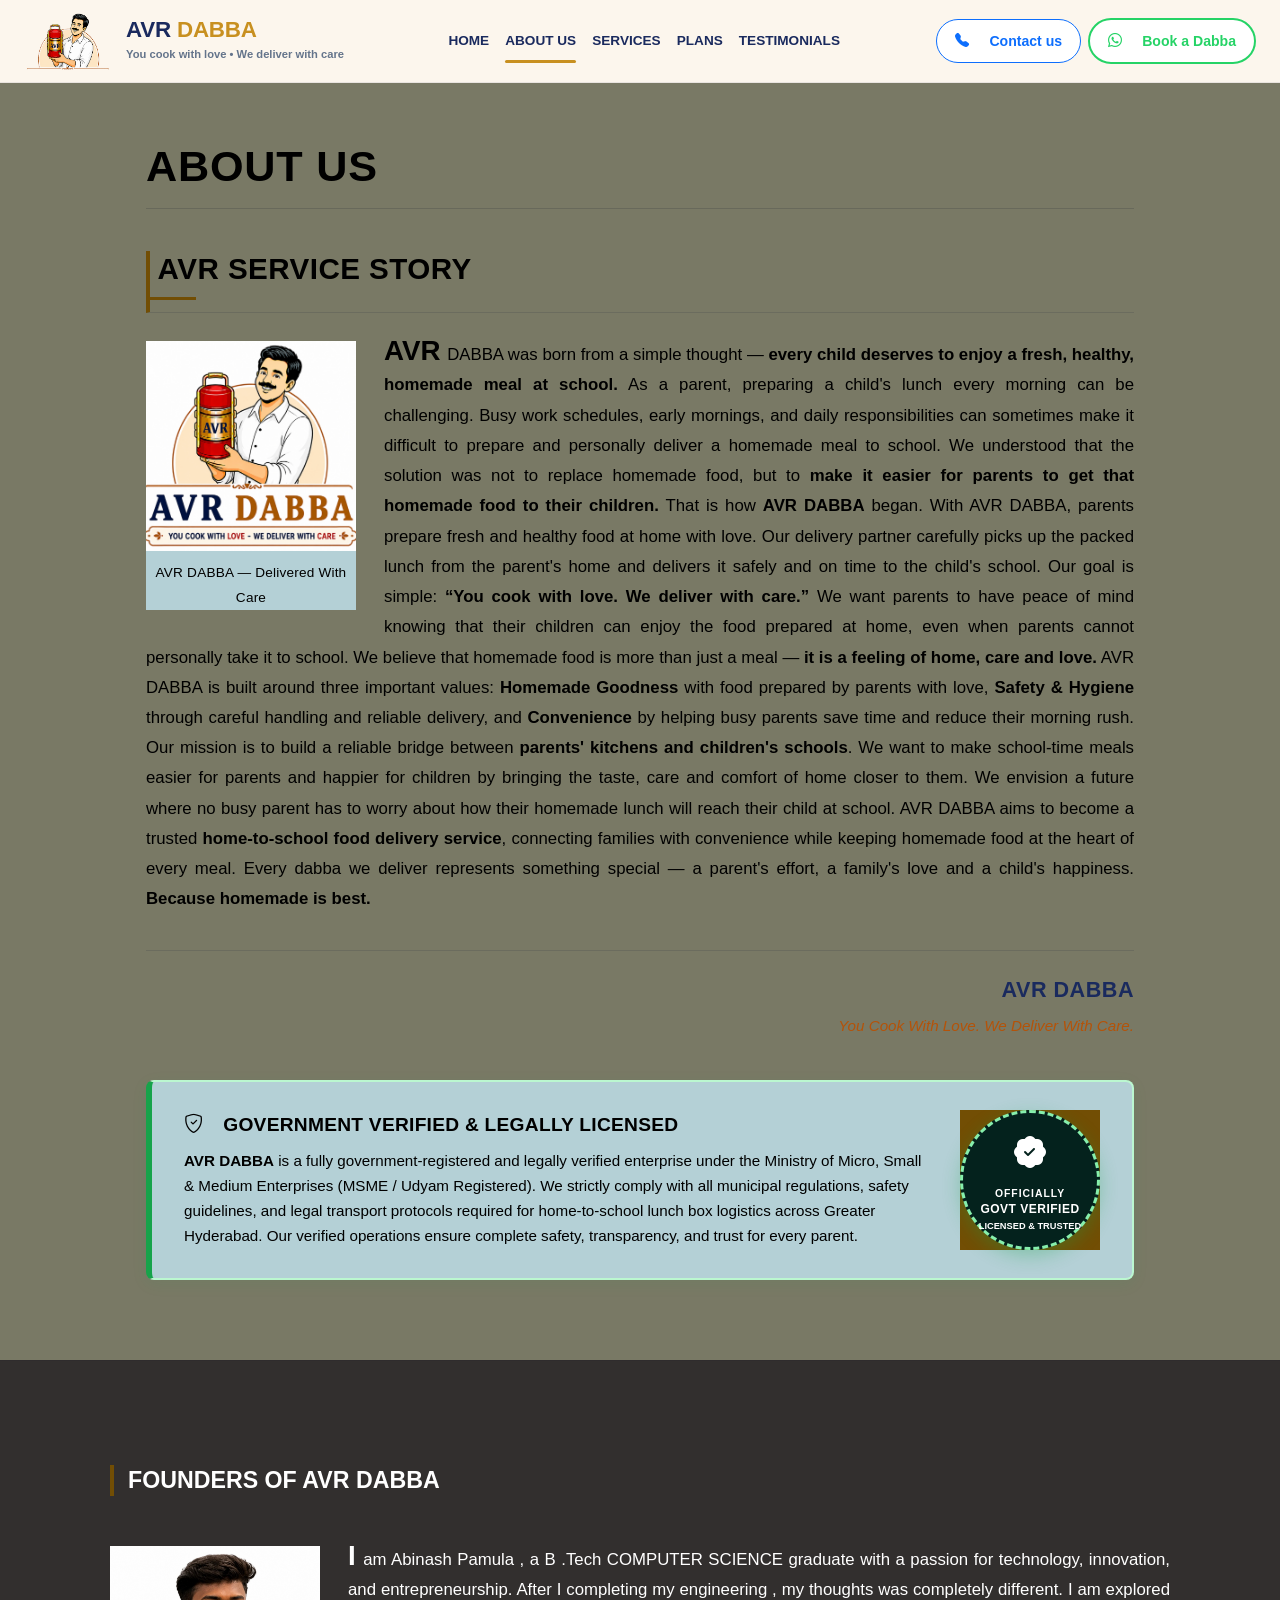
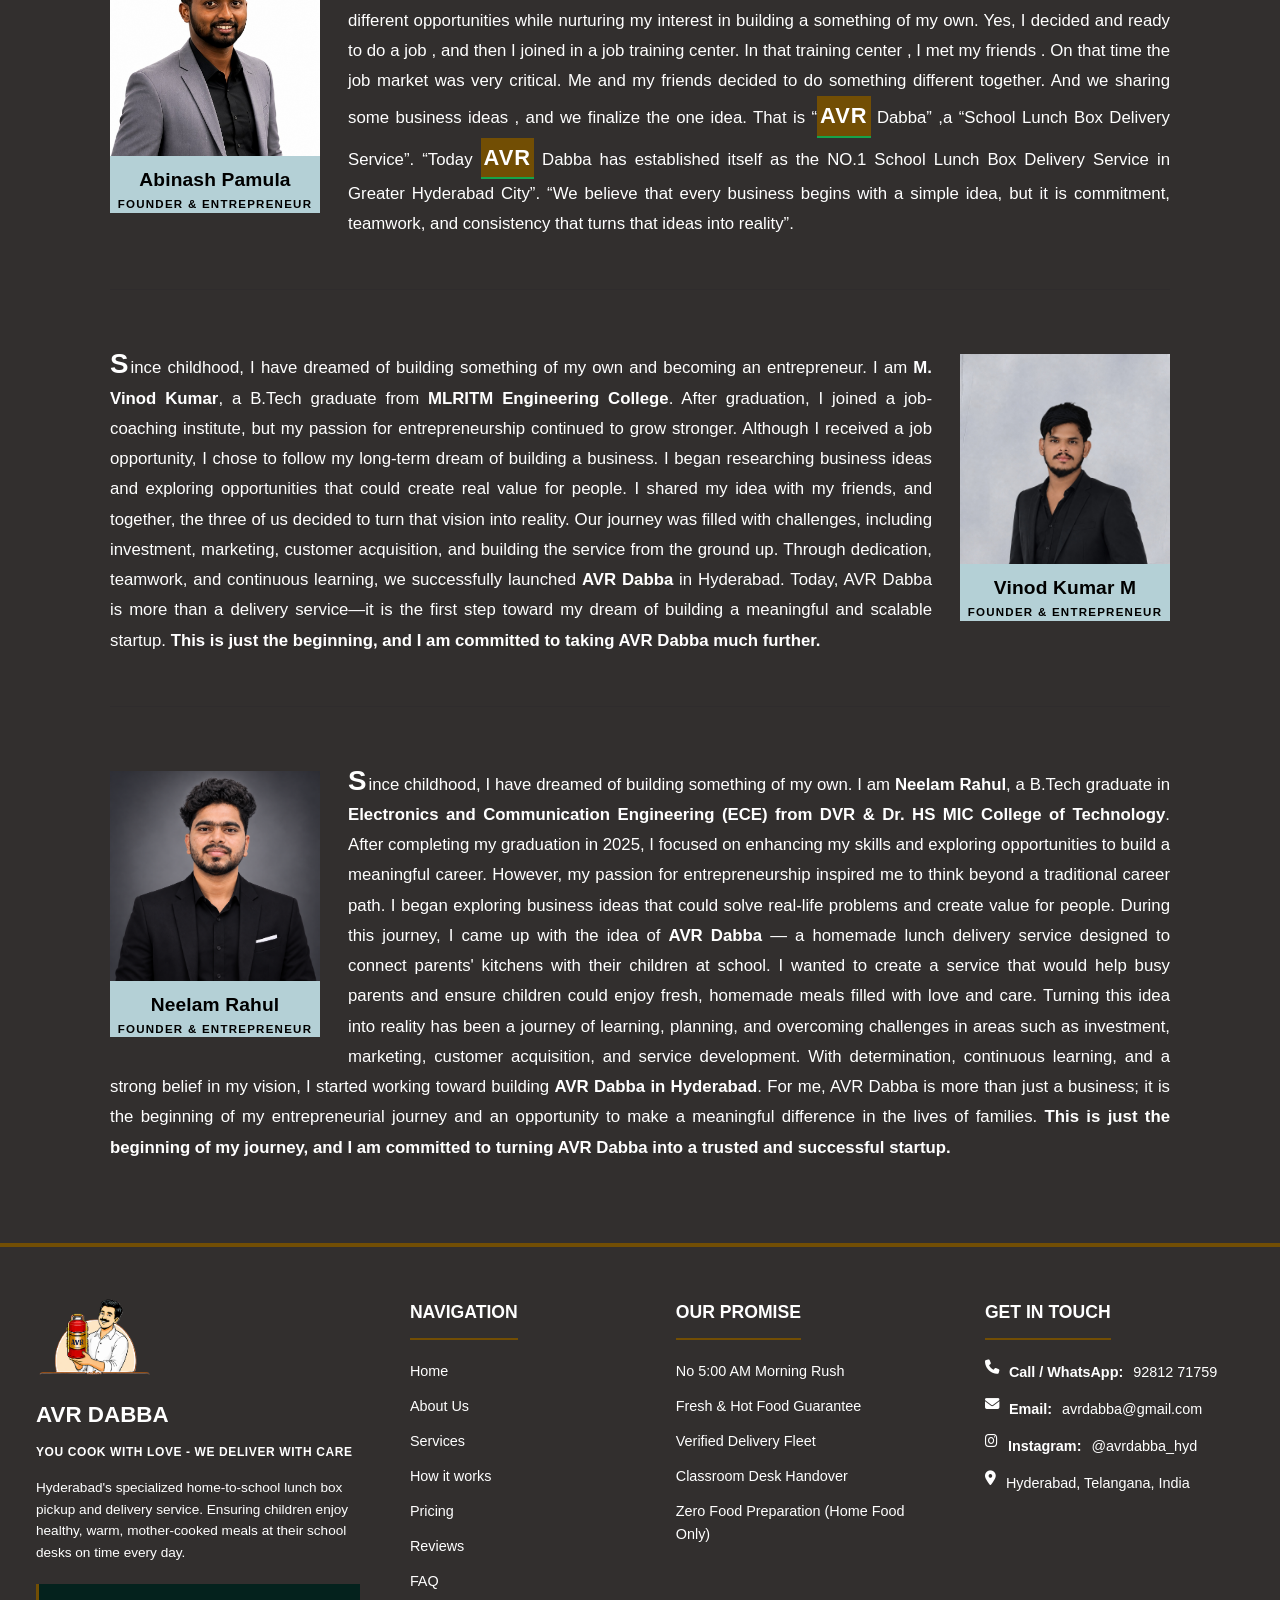
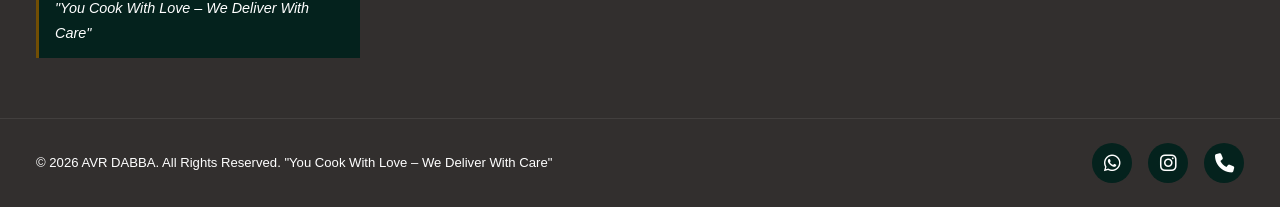
<file: about us/aboutus.html>
<!DOCTYPE html>
<html lang="en">
<head>
    <meta charset="UTF-8">
    <meta name="viewport" content="width=device-width, initial-scale=1.0">
    <title>About Us - AVR DABBA | Our Story & Founders</title>
    <meta name="description" content="Learn about AVR DABBA's story and our founders - Abinash Pamula, Vinod Kumar M, and Rahul Neelam. Bringing home-cooked meals from parents' kitchens to school children in Hyderabad.">
    <!-- Google Fonts (Playfair Display & Inter) -->
    <link rel="preconnect" href="https://fonts.googleapis.com">
    <link rel="preconnect" href="https://fonts.gstatic.com" crossorigin>
    <link href="https://fonts.googleapis.com/css2?family=Inter:wght@300;400;500;600;700;800&family=Playfair+Display:ital,wght@0,600;0,700;0,800;1,600&display=swap" rel="stylesheet">
    <!-- FontAwesome Icons -->
    <link rel="stylesheet" href="https://cdnjs.cloudflare.com/ajax/libs/font-awesome/6.4.0/css/all.min.css">
    <!-- Bootstrap Icons CDN -->
    <link rel="stylesheet" href="https://cdn.jsdelivr.net/npm/bootstrap-icons@1.11.3/font/bootstrap-icons.min.css">
    <!-- Parent Main Stylesheet -->
    <link rel="stylesheet" href="../home.css">
    <!-- About Us Page Stylesheet -->
    <link rel="stylesheet" href="aboutus.css">
    <link rel="stylesheet" href="../avr-theme.css">
</head>
<body id="avr-theme">

    <!-- Shared Common Navbar Component -->
    <div id="navbar-component"></div>

    <main>
        <!-- Main About Us Section with Top Side Heading -->
        <section class="newspaper-section">
            <div class="container newspaper-article-container">
                <h1 class="main-page-heading">ABOUT US</h1>
                <article class="newspaper-article clearfix">
                    <h2 class="section-subheading" id="service-story" style="color:rgb(193, 123, 17)"> &nbsp;AVR Service Story</h2>

                    <!-- Floated Logo Image (Left) -->
                    <div class="float-box-left">
                        <div class="borderless-img-wrap">
                            <img src="../images/avr-logo-new.jpg" alt="AVR DABBA Logo" onerror="this.onerror=null; this.src='../images/logo.png';">
                        </div>
                        <div class="img-caption-text">
                            AVR DABBA &mdash; Delivered With Care
                        </div>
                    </div>

                    <!-- Clean Professional Single Paragraph Story -->
                    <p class="lead-paragraph">
                        <span class="avr-large-inline">AVR</span> DABBA was born from a simple thought &mdash; <strong>every child deserves to enjoy a fresh, healthy, homemade meal at school.</strong> As a parent, preparing a child's lunch every morning can be challenging. Busy work schedules, early mornings, and daily responsibilities can sometimes make it difficult to prepare and personally deliver a homemade meal to school. We understood that the solution was not to replace homemade food, but to <strong>make it easier for parents to get that homemade food to their children.</strong> That is how <strong>AVR DABBA</strong> began. With AVR DABBA, parents prepare fresh and healthy food at home with love. Our delivery partner carefully picks up the packed lunch from the parent's home and delivers it safely and on time to the child's school. Our goal is simple: <strong>&ldquo;You cook with love. We deliver with care.&rdquo;</strong> We want parents to have peace of mind knowing that their children can enjoy the food prepared at home, even when parents cannot personally take it to school. We believe that homemade food is more than just a meal &mdash; <strong>it is a feeling of home, care and love.</strong> AVR DABBA is built around three important values: <strong>Homemade Goodness</strong> with food prepared by parents with love, <strong>Safety &amp; Hygiene</strong> through careful handling and reliable delivery, and <strong>Convenience</strong> by helping busy parents save time and reduce their morning rush. Our mission is to build a reliable bridge between <strong>parents' kitchens and children's schools</strong>. We want to make school-time meals easier for parents and happier for children by bringing the taste, care and comfort of home closer to them. We envision a future where no busy parent has to worry about how their homemade lunch will reach their child at school. AVR DABBA aims to become a trusted <strong>home-to-school food delivery service</strong>, connecting families with convenience while keeping homemade food at the heart of every meal. Every dabba we deliver represents something special &mdash; a parent's effort, a family's love and a child's happiness. <strong>Because homemade is best.</strong>
                    </p>

                    <div class="article-signature">
                        <div class="signature-brand">AVR DABBA</div>
                        <div class="signature-tagline">You Cook With Love. We Deliver With Care.</div>
                    </div>
                </article>

                <!-- Government Verification & Legal License Section -->
                <div class="legal-verification-card">
                    <div class="legal-content-left">
                        <h3 class="legal-title"><i class="bi bi-shield-check text-success me-2"></i> Government Verified &amp; Legally Licensed</h3>
                        <p class="legal-text">
                            <strong>AVR DABBA</strong> is a fully government-registered and legally verified enterprise under the Ministry of Micro, Small &amp; Medium Enterprises (MSME / Udyam Registered). We strictly comply with all municipal regulations, safety guidelines, and legal transport protocols required for home-to-school lunch box logistics across Greater Hyderabad. Our verified operations ensure complete safety, transparency, and trust for every parent.
                        </p>
                    </div>
                    <div class="legal-badge-right">
                        <div class="verified-seal">
                            <i class="bi bi-patch-check-fill seal-icon"></i>
                            <span class="seal-text-top">OFFICIALLY</span>
                            <span class="seal-text-main">GOVT VERIFIED</span>
                            <span class="seal-text-sub">LICENSED &amp; TRUSTED</span>
                        </div>
                    </div>
                </div>
            </div>
        </section>

        <!-- Founders of AVR DABBA Section -->
        <section class="founders-section">
            <div class="container">
                <div class="section-newspaper-heading text-start">
                    <h2 class="section-subheading" id="founders" style="color:white"></i>Founders of AVR DABBA</h2>
                </div>

                <!-- Founder 1: Abinash Pamula -->
                <div class="founder-block clearfix">
                    <div class="float-box-left">
                        <div class="borderless-img-wrap">
                            <img src="../images/abinash.jpg" alt="Abinash Pamula - Founder of AVR DABBA" loading="lazy" decoding="async" onerror="this.style.display='none'; this.nextElementSibling.style.display='flex';">
                            <div class="founder-fallback-avatar" style="display:none;">
                                <i class="bi bi-person-fill fs-1"></i>
                                <span>Abinash Pamula</span>
                            </div>
                        </div>
                        <div class="founder-name-tag">Abinash Pamula</div>
                        <div class="founder-role-tag">Founder &amp; Entrepreneur</div>
                    </div>

                    <div class="newspaper-article">
                        <p class="lead-paragraph">
                            <span class="avr-large-inline">I</span> am Abinash Pamula , a B .Tech COMPUTER SCIENCE graduate with a passion for technology, innovation, and entrepreneurship. After I completing my engineering , my thoughts was completely different. I am explored different opportunities while nurturing my interest in building a something of my own. Yes, I decided and ready to do a job , and then I joined in a job training center. In that training center , I met my friends . On that time the job market was very critical. Me and my friends decided to do something different together. And we sharing some business ideas , and we finalize the one idea. That is “<span class="avr-bold-badge">AVR</span> Dabba” ,a “School Lunch Box Delivery Service”. “Today <span class="avr-bold-badge">AVR</span> Dabba has established itself as the NO.1 School Lunch Box Delivery Service in Greater Hyderabad City”. “We believe that every business begins with a simple idea, but it is commitment, teamwork, and consistency that turns that ideas into reality”.
                        </p>
                    </div>
                </div>

                <!-- Founder 2: Vinod Kumar M -->
                <div class="founder-block clearfix">
                    <div class="float-box-right">
                        <div class="borderless-img-wrap">
                            <img src="../images/vinod.jpg" alt="Vinod Kumar M - Founder of AVR DABBA" loading="lazy" decoding="async" onerror="this.style.display='none'; this.nextElementSibling.style.display='flex';">
                            <div class="founder-fallback-avatar" style="display:none;">
                                <i class="bi bi-person-fill fs-1"></i>
                                <span>Vinod Kumar M</span>
                            </div>
                        </div>
                        <div class="founder-name-tag">Vinod Kumar M</div>
                        <div class="founder-role-tag">Founder &amp; Entrepreneur</div>
                    </div>

                    <div class="newspaper-article">
                        <p class="lead-paragraph">
                            <span class="avr-large-inline">S</span>ince childhood, I have dreamed of building something of my own and becoming an entrepreneur. I am <strong>M. Vinod Kumar</strong>, a B.Tech graduate from <strong>MLRITM Engineering College</strong>. After graduation, I joined a job-coaching institute, but my passion for entrepreneurship continued to grow stronger. Although I received a job opportunity, I chose to follow my long-term dream of building a business. I began researching business ideas and exploring opportunities that could create real value for people. I shared my idea with my friends, and together, the three of us decided to turn that vision into reality. Our journey was filled with challenges, including investment, marketing, customer acquisition, and building the service from the ground up. Through dedication, teamwork, and continuous learning, we successfully launched <strong>AVR Dabba</strong> in Hyderabad. Today, AVR Dabba is more than a delivery service—it is the first step toward my dream of building a meaningful and scalable startup. <strong>This is just the beginning, and I am committed to taking AVR Dabba much further.</strong>
                        </p>
                    </div>
                </div>

                <!-- Founder 3: Neelam Rahul -->
                <div class="founder-block clearfix">
                    <div class="float-box-left">
                        <div class="borderless-img-wrap">
                            <img src="../images/rahul-neelam.png" alt="Neelam Rahul - Founder of AVR DABBA" loading="lazy" decoding="async" onerror="this.style.display='none'; this.nextElementSibling.style.display='flex';">
                            <div class="founder-fallback-avatar" style="display:none;">
                                <i class="bi bi-person-fill fs-1"></i>
                                <span>Neelam Rahul</span>
                            </div>
                        </div>
                        <div class="founder-name-tag">Neelam Rahul</div>
                        <div class="founder-role-tag">Founder &amp; Entrepreneur</div>
                    </div>

                    <div class="newspaper-article">
                        <p class="lead-paragraph">
                            <span class="avr-large-inline">S</span>ince childhood, I have dreamed of building something of my own. I am <strong>Neelam Rahul</strong>, a B.Tech graduate in <strong>Electronics and Communication Engineering (ECE) from DVR &amp; Dr. HS MIC College of Technology</strong>. After completing my graduation in 2025, I focused on enhancing my skills and exploring opportunities to build a meaningful career. However, my passion for entrepreneurship inspired me to think beyond a traditional career path. I began exploring business ideas that could solve real-life problems and create value for people. During this journey, I came up with the idea of <strong>AVR Dabba</strong> — a homemade lunch delivery service designed to connect parents' kitchens with their children at school. I wanted to create a service that would help busy parents and ensure children could enjoy fresh, homemade meals filled with love and care. Turning this idea into reality has been a journey of learning, planning, and overcoming challenges in areas such as investment, marketing, customer acquisition, and service development. With determination, continuous learning, and a strong belief in my vision, I started working toward building <strong>AVR Dabba in Hyderabad</strong>. For me, AVR Dabba is more than just a business; it is the beginning of my entrepreneurial journey and an opportunity to make a meaningful difference in the lives of families. <strong>This is just the beginning of my journey, and I am committed to turning AVR Dabba into a trusted and successful startup.</strong>
                        </p>
                    </div>
                </div>

            </div>
        </section>
    </main>

    <!-- Footer (Matching Home Page) -->
    <footer class="main-footer">
        <div class="container footer-grid">
            <div class="footer-col brand-col">
                <div class="footer-brand-logo">
                    <img src="../images/dabba-hero.png" alt="AVR DABBA Logo" loading="lazy" decoding="async" style="width: 120px; height: auto; margin-bottom: 20px;">
                </div>
                <div class="footer-brand-title">AVR DABBA</div>
                <p class="footer-tagline">YOU COOK WITH LOVE - WE DELIVER WITH CARE</p>
                <p class="footer-about">Hyderabad's specialized home-to-school lunch box pickup and delivery service. Ensuring children enjoy healthy, warm, mother-cooked meals at their school desks on time every day.</p>
                <div class="footer-quote">"You Cook With Love – We Deliver With Care"</div>
            </div>

            <div class="footer-col">
                <h4>Navigation</h4>
                <ul class="footer-links">
                    <li><a href="../index.html">Home</a></li>
                    <li><a href="aboutus.html">About Us</a></li>
                    <li><a href="../Services/Services.html">Services</a></li>
                    <li><a href="../index.html#how-it-works">How it works</a></li>
                    <li><a href="../plans/plans.html#plan-prices">Pricing</a></li>
                    <li><a href="../index.html#reviews">Reviews</a></li>
                    <li><a href="../Services/Services.html#how-it-works">FAQ</a></li>
                </ul>
            </div>

            <div class="footer-col">
                <h4>Our Promise</h4>
                <ul class="footer-links">
                    <li>No 5:00 AM Morning Rush</li>
                    <li>Fresh & Hot Food Guarantee</li>
                    <li>Verified Delivery Fleet</li>
                    <li>Classroom Desk Handover</li>
                    <li>Zero Food Preparation (Home Food Only)</li>
                </ul>
            </div>

            <div class="footer-col contact-col">
                <h4>Get in Touch</h4>
                <p><i class="fa-solid fa-phone text-gold"></i> <strong>Call / WhatsApp:</strong> 92812 71759</p>
                <p><i class="fa-solid fa-envelope text-gold"></i> <strong>Email:</strong> avrdabba@gmail.com</p>
                <p><i class="fa-brands fa-instagram text-gold"></i> <strong>Instagram:</strong> @avrdabba_hyd</p>
                <p><i class="fa-solid fa-location-dot text-gold"></i> Hyderabad, Telangana, India</p>
            </div>
        </div>

        <div class="footer-bottom">
            <div class="container footer-bottom-flex">
                <p>© 2026 AVR DABBA. All Rights Reserved. "You Cook With Love – We Deliver With Care"</p>
                <div class="footer-social-links">
                    <a href="https://wa.me/919281271759" target="_blank" rel="noopener" aria-label="WhatsApp"><i class="fa-brands fa-whatsapp"></i></a>
                    <a href="https://instagram.com/avrdabba_hyd" target="_blank" rel="noopener" aria-label="Instagram"><i class="fa-brands fa-instagram"></i></a>
                    <a href="tel:9281271759" aria-label="Phone"><i class="fa-solid fa-phone"></i></a>
                </div>
            </div>
        </div>
    </footer>

    <!-- Shared Navigation Component Script -->
    <script src="../navbar.js"></script>
    <script src="../site-ux.js"></script>
    <!-- Main JavaScript -->
    <script src="aboutus.js"></script>
    <script src="../scroll-reveal.js"></script>
</body>
</html>
</file>
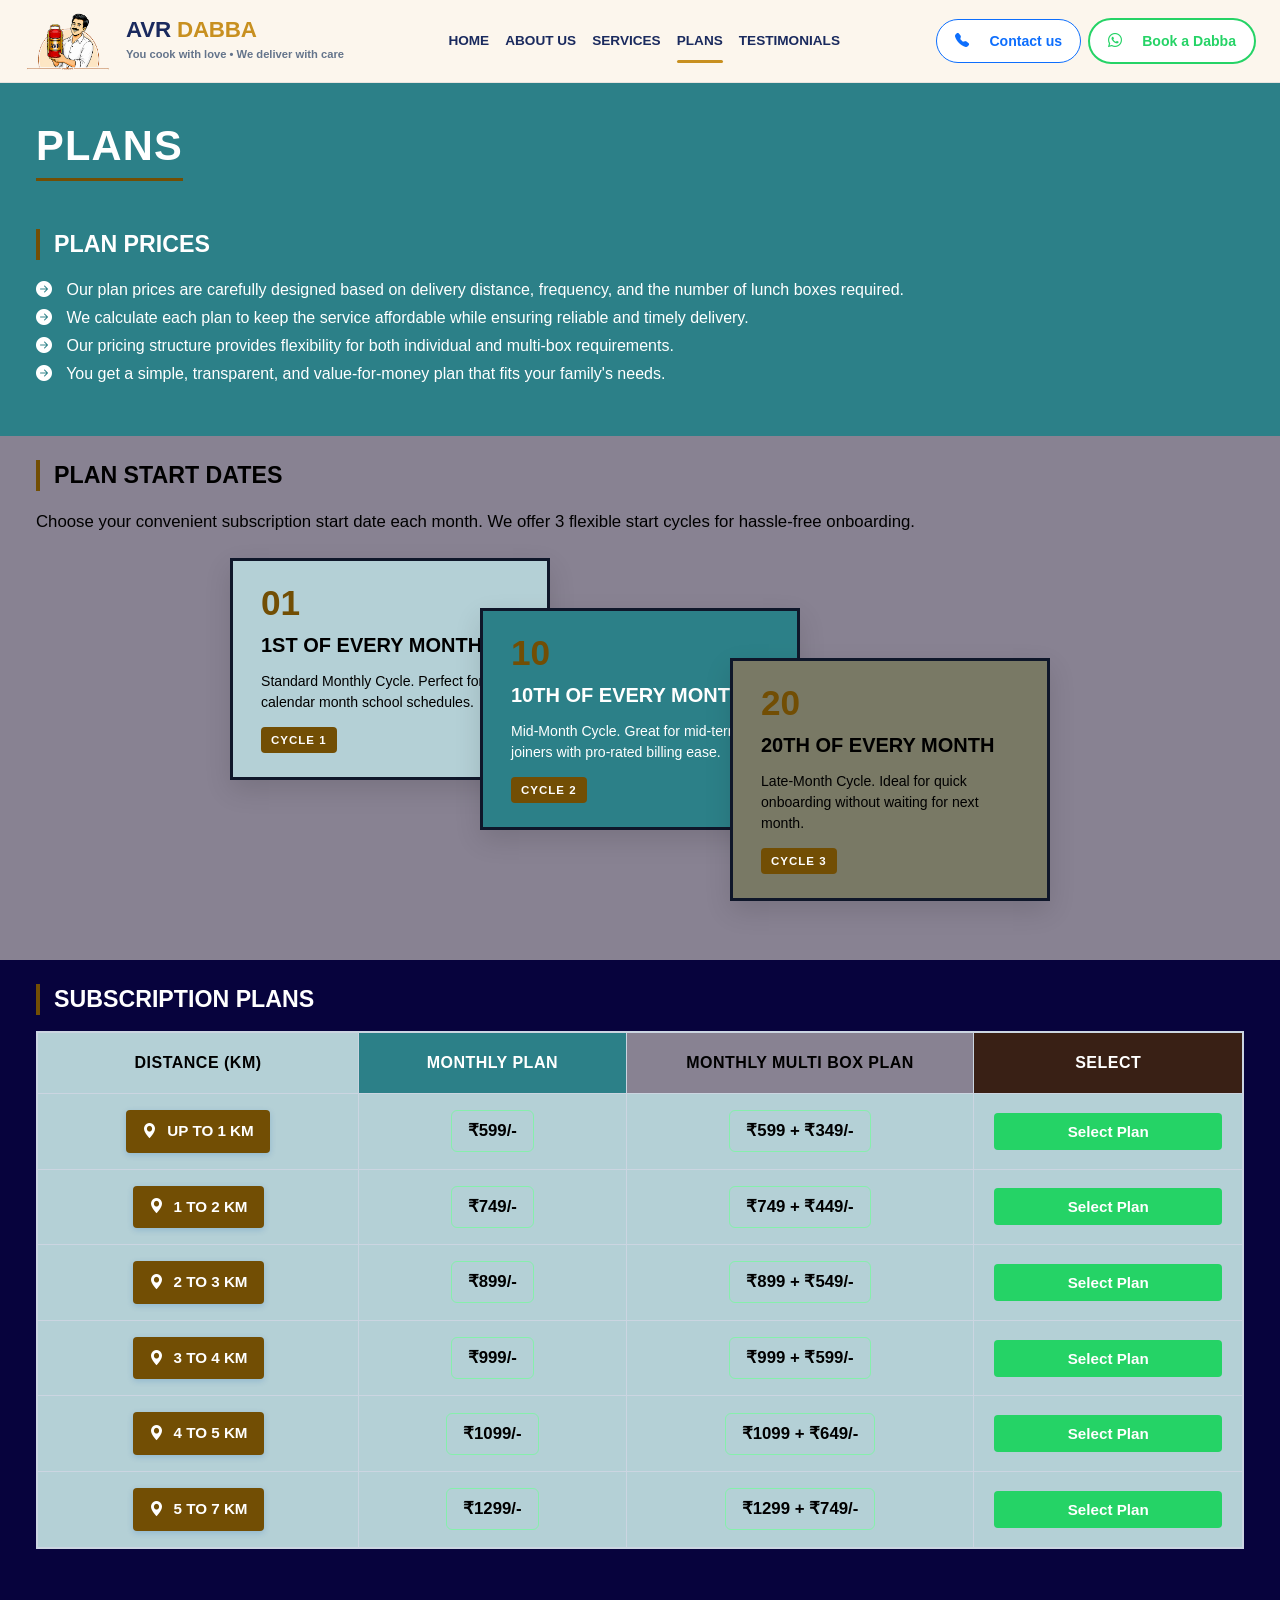
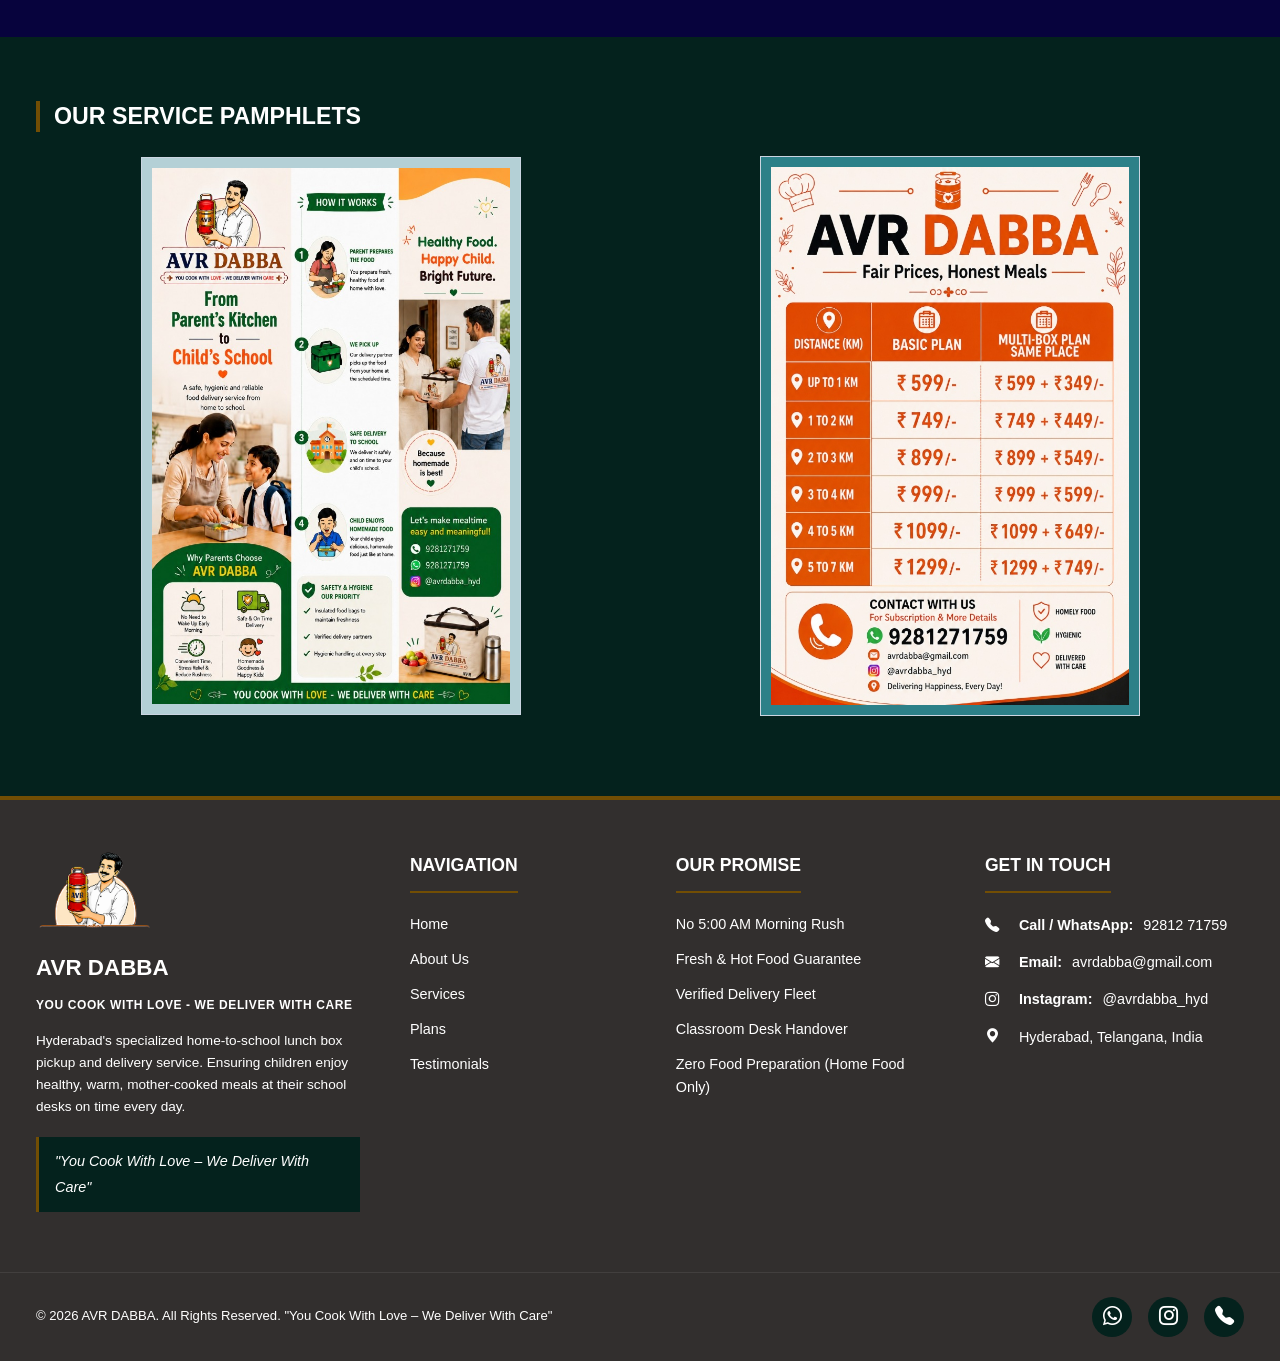
<file: plans/plans.html>
<!DOCTYPE html>
<html lang="en">
<head>
    <meta charset="UTF-8">
    <meta name="viewport" content="width=device-width, initial-scale=1.0">
    <title>Plan Prices - AVR DABBA</title>
    <meta name="description" content="Explore AVR DABBA's distance-based lunch box delivery plans in Hyderabad. Basic plans and Multi-Box plans available for home to school delivery.">
    <!-- Google Fonts -->
    <link rel="preconnect" href="https://fonts.googleapis.com">
    <link rel="preconnect" href="https://fonts.gstatic.com" crossorigin>
    <link href="https://fonts.googleapis.com/css2?family=Inter:wght@300;400;500;600;700;800&family=Playfair+Display:ital,wght@0,600;0,700;0,800;1,600&display=swap" rel="stylesheet">
    <!-- FontAwesome Icons -->
    <link rel="stylesheet" href="https://cdnjs.cloudflare.com/ajax/libs/font-awesome/6.4.0/css/all.min.css">
    <!-- Bootstrap Icons CDN -->
    <link rel="stylesheet" href="https://cdn.jsdelivr.net/npm/bootstrap-icons@1.11.3/font/bootstrap-icons.min.css">
    <!-- Main Parent Stylesheet -->
    <link rel="stylesheet" href="../home.css">
    <!-- Plans Page Specific Stylesheet -->
    <link rel="stylesheet" href="plans.css">
    <link rel="stylesheet" href="../avr-theme.css">
</head>
<body id="avr-theme">

    <!-- Shared Common Navbar Component -->
    <div id="navbar-component"></div>

    <main>
        <section class="plans-page-section">
            <div class="container">
                
                <!-- Side Heading Styled Like Services Page -->
                <div class="plans-clean-block">
                    <h1 class="main-page-heading">PLANS</h1>
                    <h2 class="section-subheading" id="plan-prices">Plan Prices</h2>
                    <ul class="about-service-bullets mt-3">
                        <li><i class="bi bi-arrow-right-circle-fill text-gold me-2"></i> Our plan prices are carefully designed based on delivery distance, frequency, and the number of lunch boxes required.</li>
                        <li><i class="bi bi-arrow-right-circle-fill text-gold me-2"></i> We calculate each plan to keep the service affordable while ensuring reliable and timely delivery.</li>
                        <li><i class="bi bi-arrow-right-circle-fill text-gold me-2"></i> Our pricing structure provides flexibility for both individual and multi-box requirements.</li>
                        <li><i class="bi bi-arrow-right-circle-fill text-gold me-2"></i> You get a simple, transparent, and value-for-money plan that fits your family's needs.</li>
                    </ul>
                </div>

                <!-- Subscription Plans Section -->
                <div class="subscription-plans-section mt-5">
                    <h2 class="section-subheading" id="subscription-plans">Subscription Plans</h2>

                    <!-- Structured Box-Grid Table with Visible Header Colors & Reference Banner Style -->
                    <div class="plans-table-box-container">
                        <!-- High Visibility Column Header Row -->
                        <div class="plans-table-header">
                            <div class="cell header-cell">Distance (KM)</div>
                            <div class="cell header-cell">Monthly Plan</div>
                            <div class="cell header-cell">Monthly Multi Box Plan</div>
                            <div class="cell header-cell">Select</div>
                        </div>

                        <!-- Row 1: Up to 1 KM -->
                        <div class="plans-table-row">
                            <div class="cell cell-distance-banner">
                                <span class="blue-dist-banner"><i class="bi bi-geo-alt-fill me-2"></i> UP TO 1 KM</span>
                            </div>
                            <div class="cell cell-price-box">
                                <span class="price-green">₹599/-</span>
                            </div>
                            <div class="cell cell-price-box">
                                <span class="price-green">₹599 + ₹349/-</span>
                            </div>
                            <div class="cell cell-action">
                                <button type="button" class="btn btn-select-modal" data-plan="Up to 1 KM Plan">Select Plan</button>
                            </div>
                        </div>

                        <!-- Row 2: 1 to 2 KM -->
                        <div class="plans-table-row">
                            <div class="cell cell-distance-banner">
                                <span class="blue-dist-banner"><i class="bi bi-geo-alt-fill me-2"></i> 1 TO 2 KM</span>
                            </div>
                            <div class="cell cell-price-box">
                                <span class="price-green">₹749/-</span>
                            </div>
                            <div class="cell cell-price-box">
                                <span class="price-green">₹749 + ₹449/-</span>
                            </div>
                            <div class="cell cell-action">
                                <button type="button" class="btn btn-select-modal" data-plan="1 to 2 KM Plan">Select Plan</button>
                            </div>
                        </div>

                        <!-- Row 3: 2 to 3 KM -->
                        <div class="plans-table-row">
                            <div class="cell cell-distance-banner">
                                <span class="blue-dist-banner"><i class="bi bi-geo-alt-fill me-2"></i> 2 TO 3 KM</span>
                            </div>
                            <div class="cell cell-price-box">
                                <span class="price-green">₹899/-</span>
                            </div>
                            <div class="cell cell-price-box">
                                <span class="price-green">₹899 + ₹549/-</span>
                            </div>
                            <div class="cell cell-action">
                                <button type="button" class="btn btn-select-modal" data-plan="2 to 3 KM Plan">Select Plan</button>
                            </div>
                        </div>

                        <!-- Row 4: 3 to 4 KM -->
                        <div class="plans-table-row">
                            <div class="cell cell-distance-banner">
                                <span class="blue-dist-banner"><i class="bi bi-geo-alt-fill me-2"></i> 3 TO 4 KM</span>
                            </div>
                            <div class="cell cell-price-box">
                                <span class="price-green">₹999/-</span>
                            </div>
                            <div class="cell cell-price-box">
                                <span class="price-green">₹999 + ₹599/-</span>
                            </div>
                            <div class="cell cell-action">
                                <button type="button" class="btn btn-select-modal" data-plan="3 to 4 KM Plan">Select Plan</button>
                            </div>
                        </div>

                        <!-- Row 5: 4 to 5 KM -->
                        <div class="plans-table-row">
                            <div class="cell cell-distance-banner">
                                <span class="blue-dist-banner"><i class="bi bi-geo-alt-fill me-2"></i> 4 TO 5 KM</span>
                            </div>
                            <div class="cell cell-price-box">
                                <span class="price-green">₹1099/-</span>
                            </div>
                            <div class="cell cell-price-box">
                                <span class="price-green">₹1099 + ₹649/-</span>
                            </div>
                            <div class="cell cell-action">
                                <button type="button" class="btn btn-select-modal" data-plan="4 to 5 KM Plan">Select Plan</button>
                            </div>
                        </div>

                        <!-- Row 6: 5 to 7 KM -->
                        <div class="plans-table-row">
                            <div class="cell cell-distance-banner">
                                <span class="blue-dist-banner"><i class="bi bi-geo-alt-fill me-2"></i> 5 TO 7 KM</span>
                            </div>
                            <div class="cell cell-price-box">
                                <span class="price-green">₹1299/-</span>
                            </div>
                            <div class="cell cell-price-box">
                                <span class="price-green">₹1299 + ₹749/-</span>
                            </div>
                            <div class="cell cell-action">
                                <button type="button" class="btn btn-select-modal" data-plan="5 to 7 KM Plan">Select Plan</button>
                            </div>
                        </div>
                    </div>
                </div>

                <!-- Plan Start Dates Section -->
                <div class="plan-start-dates-section mt-5">
                    <h2 class="section-subheading" id="plan-start-dates">Plan Start Dates</h2>
                    <p class="service-prose-para mb-4">Choose your convenient subscription start date each month. We offer 3 flexible start cycles for hassle-free onboarding.</p>

                    <div class="stepped-dates-container">
                        <div class="stepped-date-card step-card-1">
                            <div class="date-badge-num">01</div>
                            <h3 class="date-card-title">1st of Every Month</h3>
                            <p class="date-card-desc">Standard Monthly Cycle. Perfect for full calendar month school schedules.</p>
                            <span class="date-tag">Cycle 1</span>
                        </div>
                        <div class="stepped-date-card step-card-2">
                            <div class="date-badge-num">10</div>
                            <h3 class="date-card-title">10th of Every Month</h3>
                            <p class="date-card-desc">Mid-Month Cycle. Great for mid-term joiners with pro-rated billing ease.</p>
                            <span class="date-tag">Cycle 2</span>
                        </div>
                        <div class="stepped-date-card step-card-3">
                            <div class="date-badge-num">20</div>
                            <h3 class="date-card-title">20th of Every Month</h3>
                            <p class="date-card-desc">Late-Month Cycle. Ideal for quick onboarding without waiting for next month.</p>
                            <span class="date-tag">Cycle 3</span>
                        </div>
                    </div>
                </div>

                <!-- Side-by-Side Compact Vertical Pamphlet Cards (Sharp Edges, Reduced Size, No Animation/Shadow) -->
                <div class="pamphlet-display-section-compact">
                    <h2 class="section-subheading" id="service-pamphlets">Our Service Pamphlets</h2>
                    <div class="pamphlet-grid-compact">
                        <div class="pamphlet-card-sharp">
                            <img src="../images/home-pamphlet.jpg" alt="AVR DABBA Service Pamphlet (Home)" class="pamphlet-img-compact" loading="lazy" decoding="async">
                        </div>
                        <div class="pamphlet-card-sharp">
                            <img src="../images/plans-pamphlet.jpg" alt="AVR DABBA Pricing Pamphlet (Plans)" class="pamphlet-img-compact" loading="lazy" decoding="async">
                        </div>
                    </div>
                </div>

            </div>
        </section>
    </main>

    <!-- Step 1 Mini Modal: Calendar & Start Dates -->
    <div class="mini-modal-overlay" id="plan-selection-modal" aria-hidden="true">
        <div class="mini-modal-card modal-wide">
            <button type="button" class="mini-modal-close" id="close-plan-modal-button" aria-label="Close">&times;</button>
            
            <div class="modal-header-block">
                <h3 class="mini-modal-title" id="selected-plan-title">Select Plan</h3>
                <p class="mini-modal-subtitle">Choose your subscription start date (1st, 10th, or 20th)</p>
            </div>

            <div class="modal-body-grid">
                <!-- Left Side: Small Calendar (Only 1st, 10th, 20th Selectable) -->
                <div class="modal-calendar-col">
                    <div class="calendar-header">
                        <button type="button" class="cal-nav-btn" id="previous-calendar-month-button" aria-label="Previous Month">&lsaquo;</button>
                        <span class="cal-month-title" id="calendar-month-title">September 2026</span>
                        <button type="button" class="cal-nav-btn" id="next-calendar-month-button" aria-label="Next Month">&rsaquo;</button>
                    </div>

                    <div class="calendar-weekdays">
                        <span>Su</span><span>Mo</span><span>Tu</span><span>We</span><span>Th</span><span>Fr</span><span>Sa</span>
                    </div>

                    <div class="calendar-days-grid" id="calendar-days-grid">
                        <!-- Rendered dynamically by plans.js -->
                    </div>

                    <p class="calendar-note-text"><i class="bi bi-info-circle me-1"></i> Only 1st, 10th &amp; 20th are valid start dates.</p>
                </div>

                <!-- Right Side: Start Date Options -->
                <div class="modal-options-col">
                    <h4 class="modal-col-heading">START DATE</h4>

                    <div class="start-date-options-list" id="start-date-options-list">
                        <!-- Rendered dynamically by plans.js -->
                    </div>
                </div>
            </div>
        </div>
    </div>

    <!-- Step 2 Mini Modal: Contact Actions (Appears after clicking Select on a Start Date) -->
    <div class="mini-modal-overlay" id="contact-modal" aria-hidden="true">
        <div class="mini-modal-card contact-modal-card">
            <button type="button" class="mini-modal-close" id="close-contact-modal-button" aria-label="Close">&times;</button>
            
            <div class="contact-modal-header text-center mb-3">
                <div class="success-icon-wrap mb-1"><i class="bi bi-check-circle-fill text-success fs-1"></i></div>
                <h3 class="mini-modal-title" id="contact-plan-title">Up to 1 KM Plan</h3>
                <div class="contact-date-badge" id="contact-date-badge">Start Date: October 1st, 2026</div>
            </div>

            <p class="mini-modal-subtitle text-center">Click below to finalize your booking with us:</p>

            <div class="mini-modal-actions">
                <a href="https://wa.me/919281271759" class="btn mini-btn-whatsapp" id="contact-whatsapp-button" target="_blank" rel="noopener">
                    <i class="bi bi-whatsapp me-2"></i> Book via WhatsApp
                </a>
                <a href="tel:9281271759" class="btn mini-btn-call">
                    <i class="bi bi-telephone-fill me-2"></i> Call Us
                </a>
                <button type="button" class="btn btn-link-back mt-2" id="back-to-calendar-button">
                    <i class="bi bi-arrow-left me-1"></i> Change Start Date
                </button>
            </div>
        </div>
    </div>

    <!-- Matching Footer -->
    <footer class="main-footer">
        <div class="container footer-grid">
            <div class="footer-col brand-col">
                <div class="footer-brand-logo">
                    <img src="../images/dabba-hero.png" alt="AVR DABBA Logo" loading="lazy" decoding="async" style="width: 120px; height: auto; margin-bottom: 20px;">
                </div>
                <div class="footer-brand-title">AVR DABBA</div>
                <p class="footer-tagline">YOU COOK WITH LOVE - WE DELIVER WITH CARE</p>
                <p class="footer-about">Hyderabad's specialized home-to-school lunch box pickup and delivery service. Ensuring children enjoy healthy, warm, mother-cooked meals at their school desks on time every day.</p>
                <div class="footer-quote">"You Cook With Love – We Deliver With Care"</div>
            </div>

            <div class="footer-col">
                <h4>Navigation</h4>
                <ul class="footer-links">
                    <li><a href="../index.html">Home</a></li>
                    <li><a href="../about us/aboutus.html">About Us</a></li>
                    <li><a href="../Services/Services.html">Services</a></li>
                    <li><a href="plans.html">Plans</a></li>
                    <li><a href="../testimonials/testimonials.html">Testimonials</a></li>
                </ul>
            </div>

            <div class="footer-col">
                <h4>Our Promise</h4>
                <ul class="footer-links">
                    <li>No 5:00 AM Morning Rush</li>
                    <li>Fresh & Hot Food Guarantee</li>
                    <li>Verified Delivery Fleet</li>
                    <li>Classroom Desk Handover</li>
                    <li>Zero Food Preparation (Home Food Only)</li>
                </ul>
            </div>

            <div class="footer-col contact-col">
                <h4>Get in Touch</h4>
                <p><i class="bi bi-telephone-fill text-gold me-2"></i> <strong>Call / WhatsApp:</strong> 92812 71759</p>
                <p><i class="bi bi-envelope-fill text-gold me-2"></i> <strong>Email:</strong> avrdabba@gmail.com</p>
                <p><i class="bi bi-instagram text-gold me-2"></i> <strong>Instagram:</strong> @avrdabba_hyd</p>
                <p><i class="bi bi-geo-alt-fill text-gold me-2"></i> Hyderabad, Telangana, India</p>
            </div>
        </div>

        <div class="footer-bottom">
            <div class="container footer-bottom-flex">
                <p>© 2026 AVR DABBA. All Rights Reserved. "You Cook With Love – We Deliver With Care"</p>
                <div class="footer-social-links">
                    <a href="https://wa.me/919281271759" target="_blank" rel="noopener" aria-label="WhatsApp"><i class="bi bi-whatsapp"></i></a>
                    <a href="https://instagram.com/avrdabba_hyd" target="_blank" rel="noopener" aria-label="Instagram"><i class="bi bi-instagram"></i></a>
                    <a href="tel:9281271759" aria-label="Phone"><i class="bi bi-telephone-fill"></i></a>
                </div>
            </div>
        </div>
    </footer>

    <!-- Shared Navigation Component Script -->
    <script src="../navbar.js"></script>
    <script src="../site-ux.js"></script>
    <!-- Plans JavaScript -->
    <script src="plans.js"></script>
    <script src="../scroll-reveal.js"></script>
</body>
</html>
</file>
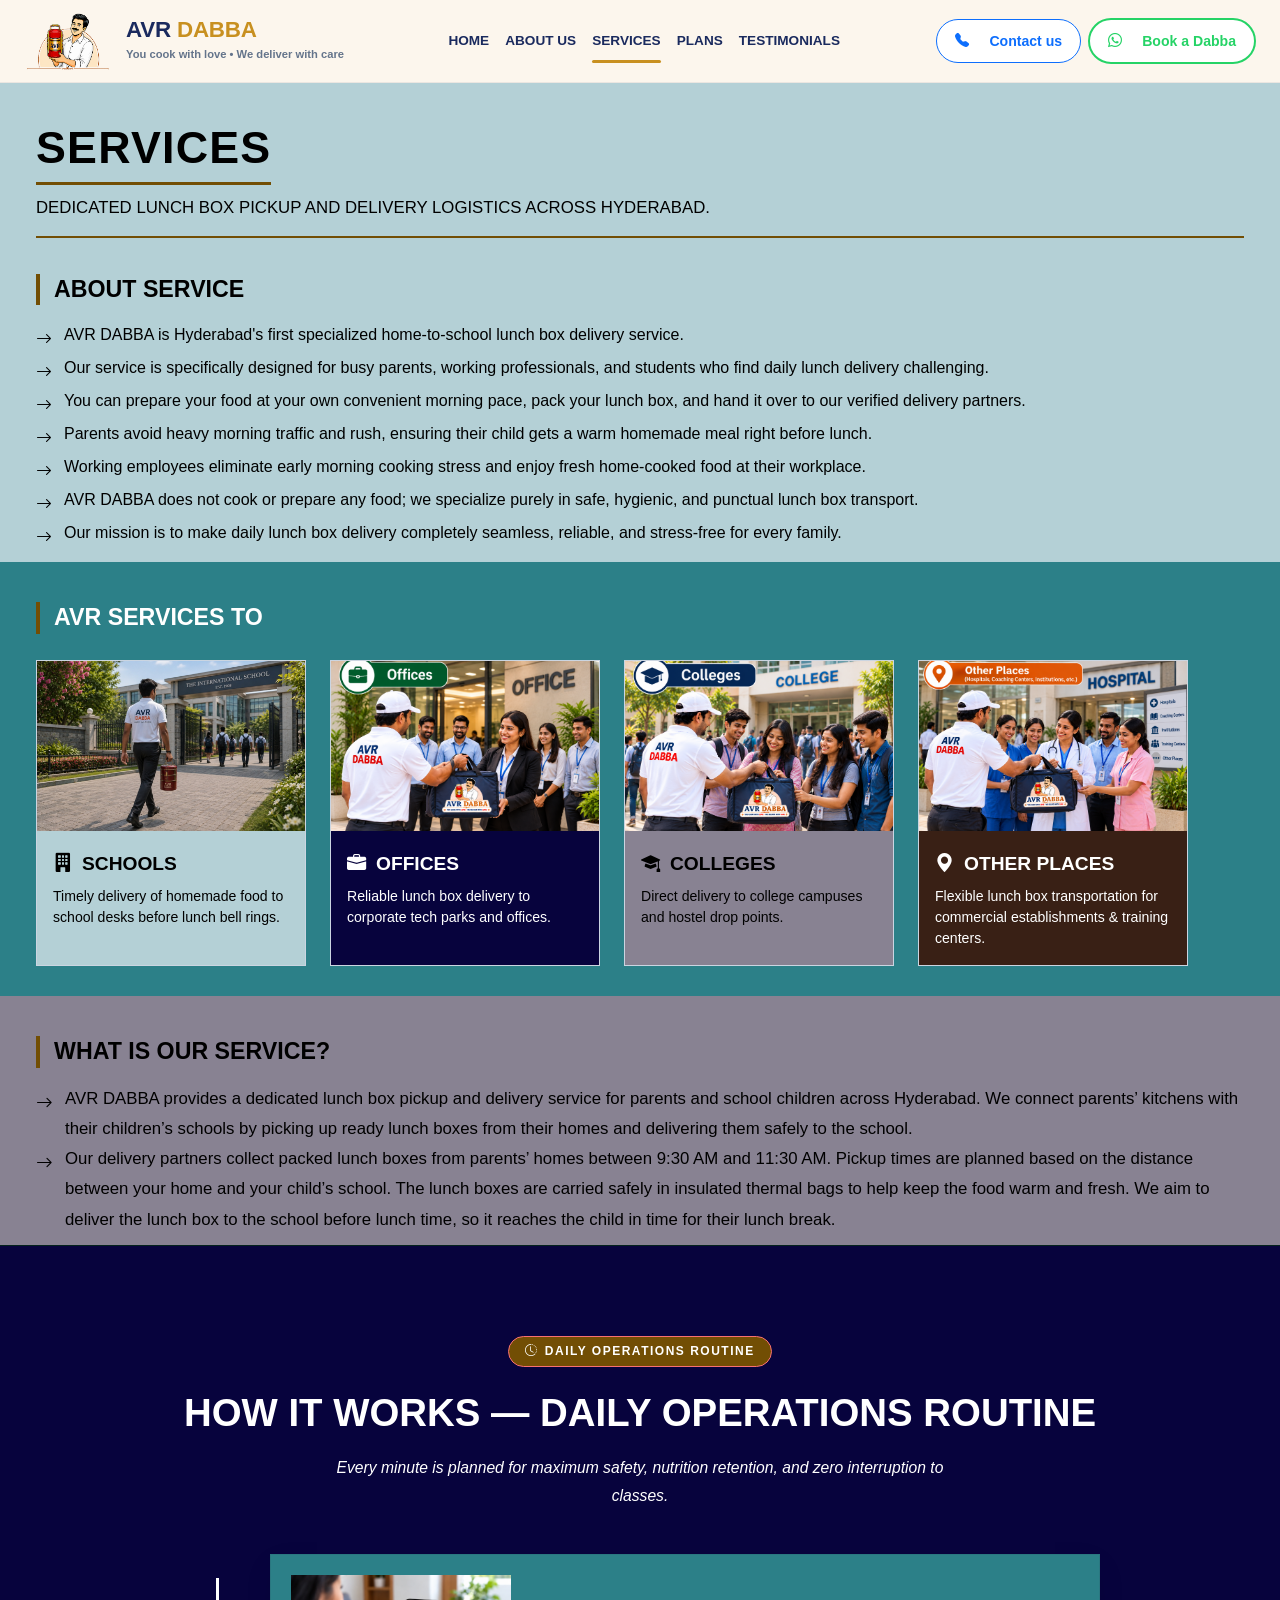
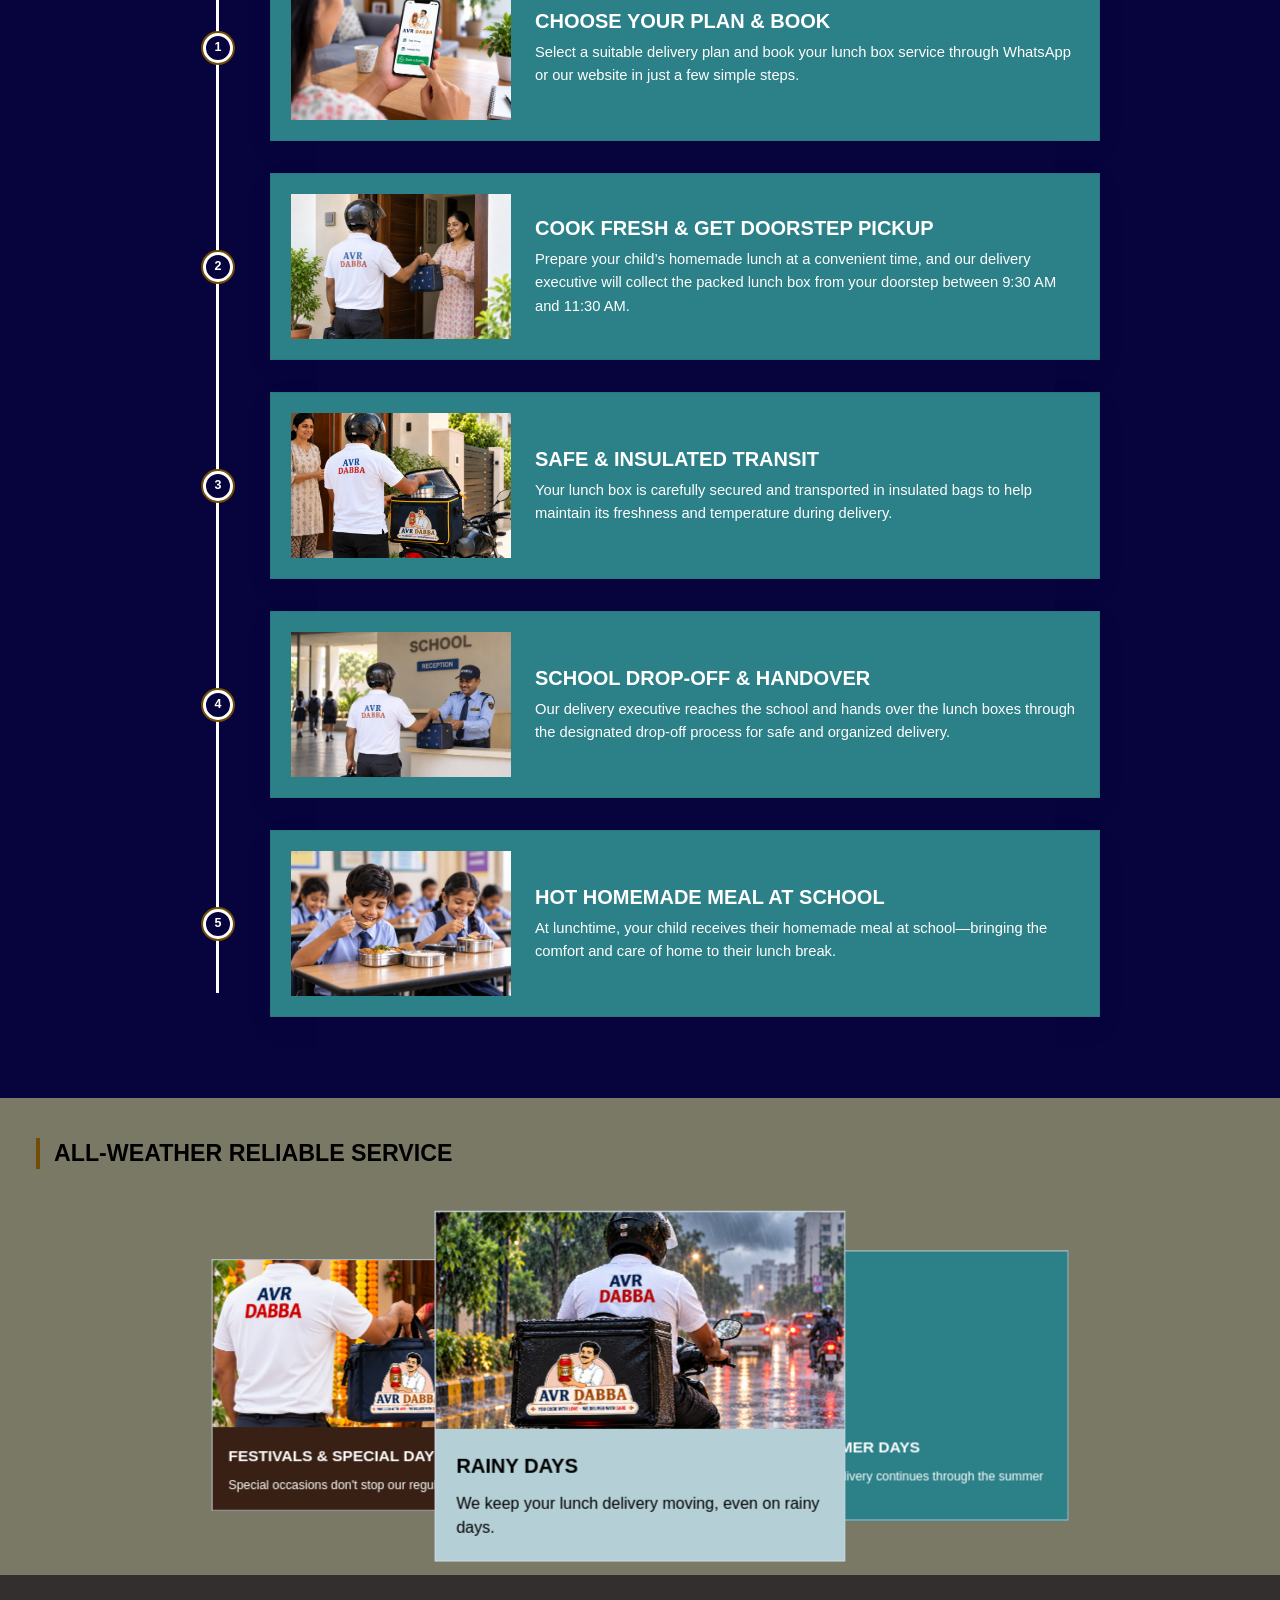
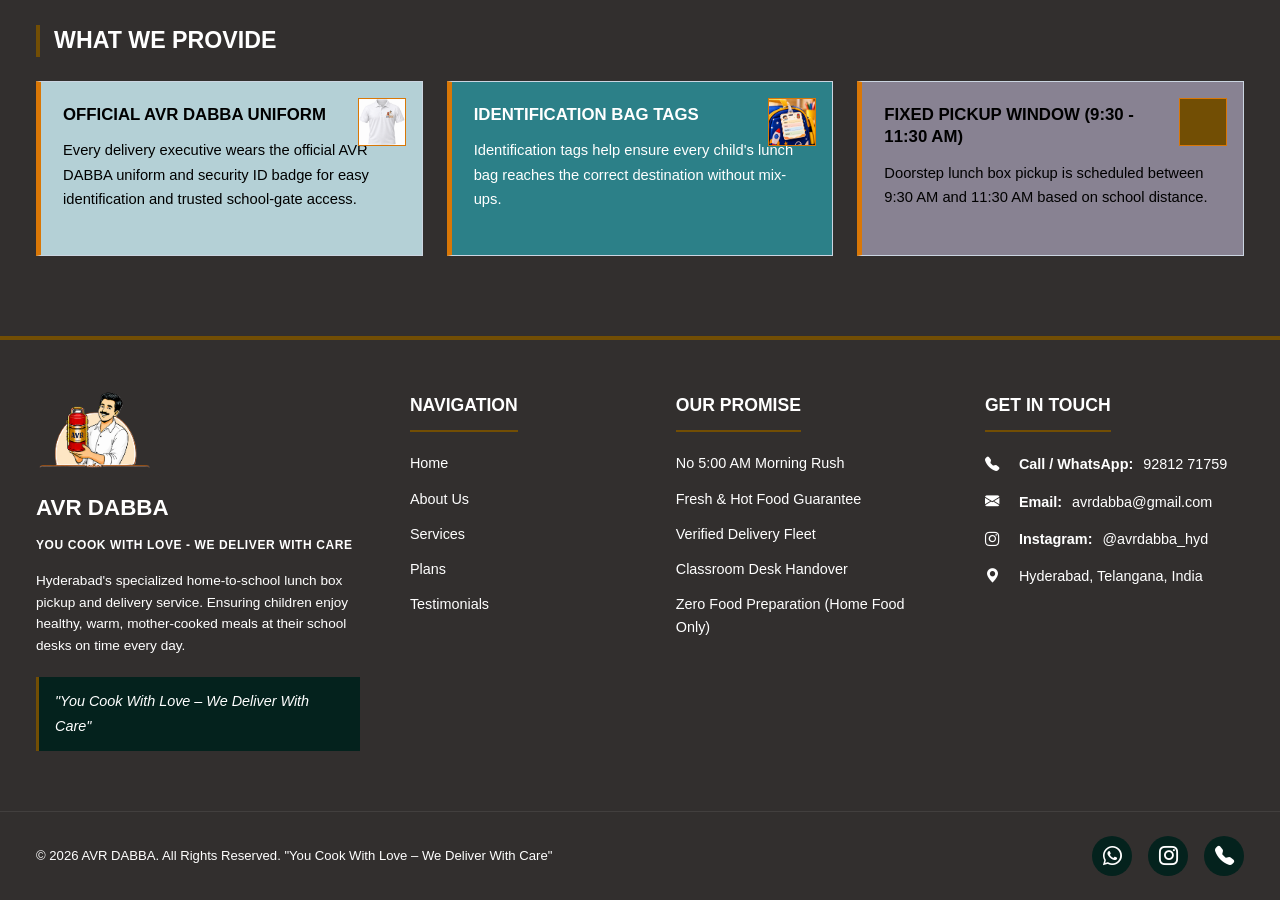
<file: Services/Services.html>
<!DOCTYPE html>
<html lang="en">

<head>
    <meta charset="UTF-8">
    <meta name="viewport" content="width=device-width, initial-scale=1.0">
    <title>Our Services - AVR DABBA | Lunch Box Delivery Service</title>
    <meta name="description"
        content="Discover AVR DABBA's specialized lunch box delivery services for schools, offices, colleges, and other places in Hyderabad.">
    <!-- Google Fonts -->
    <link rel="preconnect" href="https://fonts.googleapis.com">
    <link rel="preconnect" href="https://fonts.gstatic.com" crossorigin>
    <link
        href="https://fonts.googleapis.com/css2?family=Inter:wght@300;400;500;600;700;800&family=Playfair+Display:ital,wght@0,600;0,700;0,800;1,600&display=swap"
        rel="stylesheet">
    <!-- FontAwesome Icons -->
    <link rel="stylesheet" href="https://cdnjs.cloudflare.com/ajax/libs/font-awesome/6.4.0/css/all.min.css">
    <!-- Bootstrap Icons CDN -->
    <link rel="stylesheet" href="https://cdn.jsdelivr.net/npm/bootstrap-icons@1.11.3/font/bootstrap-icons.min.css">
    <!-- Parent Main Stylesheet -->
    <link rel="stylesheet" href="../home.css">
    <!-- Services Page Stylesheet -->
    <link rel="stylesheet" href="Services.css">
    <link rel="stylesheet" href="../avr-theme.css">
</head>

<body id="avr-theme">

    <!-- Shared Common Navbar Component -->
    <div id="navbar-component"></div>

    <main>
        <section class="services-page-section">
            <div class="container">
                <div class="service-section-overview">
                    <h1 class="main-page-heading">SERVICES</h1>
                    <p class="sub-page-heading">Dedicated lunch box pickup and delivery logistics across Hyderabad.</p>

                    <!-- Part 1: About Service -->
                    <div class="services-clean-block">
                        <h2 class="section-subheading" id="about-service">About Service</h2>
                        <ul class="about-service-bullets">
                            <li><i class="bi bi-arrow-right text-gold me-2"></i> AVR DABBA is Hyderabad's first
                                specialized home-to-school lunch box delivery service.</li>
                            <li><i class="bi bi-arrow-right text-gold me-2"></i> Our service is specifically designed
                                for busy parents, working professionals, and students who find daily lunch delivery
                                challenging.</li>
                            <li><i class="bi bi-arrow-right text-gold me-2"></i> You can prepare your food at your own
                                convenient morning pace, pack your lunch box, and hand it over to our verified delivery
                                partners.</li>
                            <li><i class="bi bi-arrow-right text-gold me-2"></i> Parents avoid heavy morning traffic
                                and rush, ensuring their child gets a warm homemade meal right before lunch.</li>
                            <li><i class="bi bi-arrow-right text-gold me-2"></i> Working employees eliminate early
                                morning cooking stress and enjoy fresh home-cooked food at their workplace.</li>
                            <li><i class="bi bi-arrow-right text-gold me-2"></i> AVR DABBA does not cook or prepare
                                any food; we specialize purely in safe, hygienic, and punctual lunch box transport.</li>
                            <li><i class="bi bi-arrow-right text-gold me-2"></i> Our mission is to make daily lunch
                                box delivery completely seamless, reliable, and stress-free for every family.</li>
                        </ul>
                    </div>
                </div>


                <!-- Part 2: Target Location Category Cards (100% Seamless Infinite Marquee Loop) -->
                <div class="locations-category-section mt-5">
                    <div class="service-section-coverage">
                        <h2 class="section-subheading" id="services-to">AVR Services To</h2>

                        <!-- Seamless Infinite Loop Marquee Container -->
                        <div class="marquee-track-container">
                            <div class="marquee-track">
                                <!-- First Group of Cards -->
                                <div class="marquee-group">
                                    <!-- Category 1: Schools -->
                                    <div class="location-card-sharp">
                                        <div class="location-img-wrap-sharp">
                                            <img src="../images/hero-bg-school.jpg" alt="School Lunch Box Delivery" loading="lazy" decoding="async">
                                        </div>
                                        <div class="location-card-body-sharp">
                                            <h3 class="location-title"><i
                                                    class="bi bi-building-fill text-gold me-2"></i>Schools</h3>
                                            <p class="location-desc">Timely delivery of homemade food to school desks
                                                before
                                                lunch bell rings.</p>
                                        </div>
                                    </div>
                                    <!-- Category 2: Offices -->
                                    <div class="location-card-sharp">
                                        <div class="location-img-wrap-sharp">
                                            <img src="../images/officesavrdabba.png" alt="Office Lunch Box Delivery" loading="lazy" decoding="async">
                                        </div>
                                        <div class="location-card-body-sharp">
                                            <h3 class="location-title"><i
                                                    class="bi bi-briefcase-fill text-gold me-2"></i>Offices</h3>
                                            <p class="location-desc">Reliable lunch box delivery to corporate tech parks
                                                and
                                                offices.</p>
                                        </div>
                                    </div>
                                    <!-- Category 3: Colleges -->
                                    <div class="location-card-sharp">
                                        <div class="location-img-wrap-sharp">
                                            <img src="../images/collegesavrdabba.png" alt="College Lunch Box Delivery" loading="lazy" decoding="async">
                                        </div>
                                        <div class="location-card-body-sharp">
                                            <h3 class="location-title"><i
                                                    class="bi bi-mortarboard-fill text-gold me-2"></i>Colleges</h3>
                                            <p class="location-desc">Direct delivery to college campuses and hostel drop
                                                points.</p>
                                        </div>
                                    </div>
                                    <!-- Category 4: Other Places -->
                                    <div class="location-card-sharp">
                                        <div class="location-img-wrap-sharp">
                                            <img src="../images/otherplacesavrdabba.png"
                                                alt="Other Places Lunch Box Delivery" loading="lazy" decoding="async">
                                        </div>
                                        <div class="location-card-body-sharp">
                                            <h3 class="location-title"><i
                                                    class="bi bi-geo-alt-fill text-gold me-2"></i>Other Places</h3>
                                            <p class="location-desc">Flexible lunch box transportation for commercial
                                                establishments &amp; training centers.</p>
                                        </div>
                                    </div>
                                </div>

                                <!-- Duplicated Identical Group for Seamless Seamless Loop -->
                                <div class="marquee-group" aria-hidden="true">
                                    <div class="location-card-sharp">
                                        <div class="location-img-wrap-sharp">
                                            <img src="../images/schoolsavrdabba.png" alt="School Lunch Box Delivery" loading="lazy" decoding="async">
                                        </div>
                                        <div class="location-card-body-sharp">
                                            <h3 class="location-title"><i
                                                    class="bi bi-building-fill text-gold me-2"></i>Schools</h3>
                                            <p class="location-desc">Timely delivery of homemade food to school desks
                                                before
                                                lunch bell rings.</p>
                                        </div>
                                    </div>
                                    <div class="location-card-sharp">
                                        <div class="location-img-wrap-sharp">
                                            <img src="../images/officesavrdabba.png" alt="Office Lunch Box Delivery" loading="lazy" decoding="async">
                                        </div>
                                        <div class="location-card-body-sharp">
                                            <h3 class="location-title"><i
                                                    class="bi bi-briefcase-fill text-gold me-2"></i>Offices</h3>
                                            <p class="location-desc">Reliable lunch box delivery to corporate tech parks
                                                and
                                                offices.</p>
                                        </div>
                                    </div>
                                    <div class="location-card-sharp">
                                        <div class="location-img-wrap-sharp">
                                            <img src="../images/collegesavrdabba.png" alt="College Lunch Box Delivery" loading="lazy" decoding="async">
                                        </div>
                                        <div class="location-card-body-sharp">
                                            <h3 class="location-title"><i
                                                    class="bi bi-mortarboard-fill text-gold me-2"></i>Colleges</h3>
                                            <p class="location-desc">Direct delivery to college campuses and hostel drop
                                                points.</p>
                                        </div>
                                    </div>
                                    <div class="location-card-sharp">
                                        <div class="location-img-wrap-sharp">
                                            <img src="../images/otherplacesavrdabba.png"
                                                alt="Other Places Lunch Box Delivery" loading="lazy" decoding="async">
                                        </div>
                                        <div class="location-card-body-sharp">
                                            <h3 class="location-title"><i
                                                    class="bi bi-geo-alt-fill text-gold me-2"></i>Other Places</h3>
                                            <p class="location-desc">Flexible lunch box transportation for commercial
                                                establishments &amp; training centers.</p>
                                        </div>
                                    </div>
                                </div>
                            </div>
                        </div>
                    </div>
                </div>

                <!-- Part 3: What is Service -->
                <div class="service-section-description">
                    <div class="services-clean-block mt-5">
                        <h2 class="section-subheading" id="what-is-our-service">What Is Our Service?</h2>
                        <div class="service-prose-para">
                            <ul class="service-arrow-points">
                                <li><i class="bi bi-arrow-right text-gold me-2"></i>AVR DABBA provides a dedicated lunch
                                    box
                                    pickup and delivery service for parents and school children across Hyderabad. We
                                    connect
                                    parents’ kitchens with their children’s schools by picking up ready lunch boxes from
                                    their homes and delivering them safely to the school.</li>
                                <li><i class="bi bi-arrow-right text-gold me-2"></i>Our delivery partners collect packed
                                    lunch boxes from parents’ homes between 9:30 AM and 11:30 AM. Pickup times are
                                    planned
                                    based on the distance between your home and your child’s school. The lunch boxes are
                                    carried safely in insulated thermal bags to help keep the food warm and fresh. We
                                    aim to
                                    deliver the lunch box to the school before lunch time, so it reaches the child in
                                    time
                                    for their lunch break.</li>
                            </ul>
                        </div>
                    </div>
                </div>

                <!-- Part 4: Daily Operations Routine (Reference Image Timeline Style) -->
                <div class="service-section-delivery-process">
                    <div class="timeline-section mt-5">
                        <div class="timeline-header text-center">
                            <div class="timeline-top-badge">
                                <i class="bi bi-clock-history me-1"></i> DAILY OPERATIONS ROUTINE
                            </div>
                            <h2 class="timeline-main-heading" id="how-it-works">How It Works &mdash; Daily Operations
                                Routine</h2>
                            <p class="timeline-subheading">Every minute is planned for maximum safety, nutrition
                                retention,
                                and zero interruption to classes.</p>
                        </div>

                        <div class="daily-routine-timeline">
                            <div class="timeline-line"></div>

                            <!-- Step 1 -->
                            <div class="timeline-item">
                                <div class="timeline-node-wrap">
                                    <span class="timeline-step-label">1</span>
                                    <div class="timeline-dot"></div>
                                </div>
                                <div class="timeline-card">
                                    <div class="timeline-card-img">
                                        <img src="../images/flow-step1-mobile.jpg" alt="Select Plan & WhatsApp Booking" loading="lazy" decoding="async">
                                    </div>
                                    <div class="timeline-card-body">
                                        <h3 class="timeline-card-title">CHOOSE YOUR PLAN & BOOK</h3>
                                        <p class="timeline-card-desc">Select a suitable delivery plan and book your
                                            lunch
                                            box service through WhatsApp or our website in just a few simple steps.</p>
                                    </div>
                                </div>
                            </div>

                            <!-- Step 2 -->
                            <div class="timeline-item">
                                <div class="timeline-node-wrap">
                                    <span class="timeline-step-label">2</span>
                                    <div class="timeline-dot"></div>
                                </div>
                                <div class="timeline-card">
                                    <div class="timeline-card-img">
                                        <img src="../images/flow-step2-pickup.jpg"
                                            alt="Cook Peacefully & Doorstep Pickup" loading="lazy" decoding="async">
                                    </div>
                                    <div class="timeline-card-body">
                                        <h3 class="timeline-card-title">COOK FRESH & GET DOORSTEP PICKUP</h3>
                                        <p class="timeline-card-desc">Prepare your child’s homemade lunch at a
                                            convenient
                                            time, and our delivery executive will collect the packed lunch box from your
                                            doorstep between 9:30 AM and 11:30 AM.</p>
                                    </div>
                                </div>
                            </div>

                            <!-- Step 3 -->
                            <div class="timeline-item">
                                <div class="timeline-node-wrap">
                                    <span class="timeline-step-label">3</span>
                                    <div class="timeline-dot"></div>
                                </div>
                                <div class="timeline-card">
                                    <div class="timeline-card-img">
                                        <img src="../images/badinsulated.png" alt="Insulated Thermal Heat-Lock Transit" loading="lazy" decoding="async">
                                    </div>
                                    <div class="timeline-card-body">
                                        <h3 class="timeline-card-title">SAFE & INSULATED TRANSIT</h3>
                                        <p class="timeline-card-desc">Your lunch box is carefully secured and
                                            transported in
                                            insulated bags to help maintain its freshness and temperature during
                                            delivery.
                                        </p>
                                    </div>
                                </div>
                            </div>

                            <!-- Step 4 -->
                            <div class="timeline-item">
                                <div class="timeline-node-wrap">
                                    <span class="timeline-step-label">4</span>
                                    <div class="timeline-dot"></div>
                                </div>
                                <div class="timeline-card">
                                    <div class="timeline-card-img">
                                        <img src="../images/flow-step3-school.jpg"
                                            alt="School Security Drop-Off Counter Handover" loading="lazy" decoding="async">
                                    </div>
                                    <div class="timeline-card-body">
                                        <h3 class="timeline-card-title">SCHOOL DROP-OFF & HANDOVER</h3>
                                        <p class="timeline-card-desc">Our delivery executive reaches the school and
                                            hands
                                            over the lunch boxes through the designated drop-off process for safe and
                                            organized delivery.</p>
                                    </div>
                                </div>
                            </div>

                            <!-- Step 5 -->
                            <div class="timeline-item">
                                <div class="timeline-node-wrap">
                                    <span class="timeline-step-label">5</span>
                                    <div class="timeline-dot"></div>
                                </div>
                                <div class="timeline-card">
                                    <div class="timeline-card-img">
                                        <img src="../images/flow-step4-kids.jpg"
                                            alt="Lunch Bell Rings! Hot Home Meal Dining" loading="lazy" decoding="async">
                                    </div>
                                    <div class="timeline-card-body">
                                        <h3 class="timeline-card-title">HOT HOMEMADE MEAL AT SCHOOL</h3>
                                        <p class="timeline-card-desc">At lunchtime, your child receives their homemade
                                            meal
                                            at school—bringing the comfort and care of home to their lunch break.</p>
                                    </div>
                                </div>
                            </div>

                        </div>
                    </div>
                </div>

                <!-- Part 5: All-Weather Reliable Service Section (3D Coverflow Carousel) -->
                <div class="service-section-all-weather">
                    <div class="all-weather-section mt-5">
                        <h2 class="section-subheading" id="all-weather-service">All-Weather Reliable Service</h2>

                        <div class="coverflow-carousel-container">
                            <div class="coverflow-track" id="coverflow-track">
                                <div class="coverflow-card" data-index="0">
                                    <div class="coverflow-img-wrap">
                                        <img src="../images/rainavr.png" alt="Rainy Days" loading="lazy" decoding="async">
                                    </div>
                                    <div class="coverflow-card-body">
                                        <h3 class="coverflow-title">Rainy Days</h3>
                                        <p class="coverflow-desc">We keep your lunch delivery moving, even on rainy
                                            days.
                                        </p>
                                    </div>
                                </div>
                                <div class="coverflow-card" data-index="1">
                                    <div class="coverflow-img-wrap">
                                        <img src="../images/summeravr.png" alt="Hot Summer Days" loading="lazy" decoding="async">
                                    </div>
                                    <div class="coverflow-card-body">
                                        <h3 class="coverflow-title">Hot Summer Days</h3>
                                        <p class="coverflow-desc">Your lunch delivery continues through the summer heat.
                                        </p>
                                    </div>
                                </div>
                                <div class="coverflow-card" data-index="2">
                                    <div class="coverflow-img-wrap">
                                        <img src="../images/allweathersavr.png" alt="Every Season" loading="lazy" decoding="async">
                                    </div>
                                    <div class="coverflow-card-body">
                                        <h3 class="coverflow-title">Every Season</h3>
                                        <p class="coverflow-desc">Our service continues throughout changing seasons.</p>
                                    </div>
                                </div>
                                <div class="coverflow-card" data-index="3">
                                    <div class="coverflow-img-wrap">
                                        <img src="../images/festivalavr.png" alt="Festivals & Special Days" loading="lazy" decoding="async">
                                    </div>
                                    <div class="coverflow-card-body">
                                        <h3 class="coverflow-title">Festivals &amp; Special Days</h3>
                                        <p class="coverflow-desc">Special occasions don't stop our regular service.</p>
                                    </div>
                                </div>
                            </div>

                            <!-- Dots / Indicators -->
                            <div class="coverflow-dots" id="coverflow-dots">
                                <span class="coverflow-dot active" data-slide="0"></span>
                                <span class="coverflow-dot" data-slide="1"></span>
                                <span class="coverflow-dot" data-slide="2"></span>
                                <span class="coverflow-dot" data-slide="3"></span>
                            </div>
                        </div>
                    </div>
                </div>

                <!-- Part 6: What We Provide Section -->
                <div class="service-section-provided-items">
                    <div class="provided-services-section mt-5">
                        <h2 class="section-subheading" id="what-we-provide">What We Provide</h2>

                        <div class="service-feature-grid provided-services-grid">

                            <!-- Card 1: Official AVR DABBA Uniform -->
                            <div class="service-feature-card provided-service-card">
                                <div class="service-feature-content">
                                    <h3 class="service-feature-title">Official AVR DABBA Uniform</h3>
                                    <p class="service-feature-description">
                                        Every delivery executive wears the official AVR DABBA uniform
                                        and security ID badge for easy identification and trusted
                                        school-gate access.
                                    </p>
                                </div>

                                <div class="service-feature-image-container">
                                    <img src="../images/tshirtDabba.png" alt="AVR DABBA delivery executive uniform" loading="lazy" decoding="async">
                                </div>
                            </div>

                            <!-- Card 2: Identification Bag Tags -->
                            <div class="service-feature-card provided-service-card">
                                <div class="service-feature-content">
                                    <h3 class="service-feature-title">Identification Bag Tags</h3>
                                    <p class="service-feature-description">
                                        Identification tags help ensure every child's lunch bag
                                        reaches the correct destination without mix-ups.
                                    </p>
                                </div>

                                <div class="service-feature-image-container">
                                    <img src="../images/idDabba.png" alt="Lunch bag identification tag" loading="lazy" decoding="async">
                                </div>
                            </div>

                            <!-- Card 3: Fixed Pickup Window -->
                            <div class="service-feature-card provided-service-card">
                                <div class="service-feature-content">
                                    <h3 class="service-feature-title">Fixed Pickup Window (9:30 - 11:30 AM)</h3>
                                    <p class="service-feature-description">
                                        Doorstep lunch box pickup is scheduled between 9:30 AM
                                        and 11:30 AM based on school distance.
                                    </p>
                                </div>

                                <div class="service-feature-image-container">
                                    <img src="../images/pickupDabba.png" alt="Scheduled lunch box pickup" loading="lazy" decoding="async">
                                </div>
                            </div>

                        </div>
                    </div>
                </div>

            </div>
        </section>
    </main>

    <!-- Matching Footer -->
    <footer class="main-footer">
        <div class="container footer-grid">
            <div class="footer-col brand-col">
                <div class="footer-brand-logo">
                    <img src="../images/dabba-hero.png" alt="AVR DABBA Logo"
                        loading="lazy" decoding="async" style="width: 120px; height: auto; margin-bottom: 20px;">
                </div>
                <div class="footer-brand-title">AVR DABBA</div>
                <p class="footer-tagline">YOU COOK WITH LOVE - WE DELIVER WITH CARE</p>
                <p class="footer-about">Hyderabad's specialized home-to-school lunch box pickup and delivery service.
                    Ensuring children enjoy healthy, warm, mother-cooked meals at their school desks on time every day.
                </p>
                <div class="footer-quote">"You Cook With Love – We Deliver With Care"</div>
            </div>

            <div class="footer-col">
                <h4>Navigation</h4>
                <ul class="footer-links">
                    <li><a href="../index.html">Home</a></li>
                    <li><a href="../about us/aboutus.html">About Us</a></li>
                    <li><a href="Services.html">Services</a></li>
                    <li><a href="../plans/plans.html">Plans</a></li>
                    <li><a href="../testimonials/testimonials.html">Testimonials</a></li>
                </ul>
            </div>

            <div class="footer-col">
                <h4>Our Promise</h4>
                <ul class="footer-links">
                    <li>No 5:00 AM Morning Rush</li>
                    <li>Fresh & Hot Food Guarantee</li>
                    <li>Verified Delivery Fleet</li>
                    <li>Classroom Desk Handover</li>
                    <li>Zero Food Preparation (Home Food Only)</li>
                </ul>
            </div>

            <div class="footer-col contact-col">
                <h4>Get in Touch</h4>
                <p><i class="bi bi-telephone-fill text-gold me-2"></i> <strong>Call / WhatsApp:</strong> 92812 71759</p>
                <p><i class="bi bi-envelope-fill text-gold me-2"></i> <strong>Email:</strong> avrdabba@gmail.com</p>
                <p><i class="bi bi-instagram text-gold me-2"></i> <strong>Instagram:</strong> @avrdabba_hyd</p>
                <p><i class="bi bi-geo-alt-fill text-gold me-2"></i> Hyderabad, Telangana, India</p>
            </div>
        </div>

        <div class="footer-bottom">
            <div class="container footer-bottom-flex">
                <p>© 2026 AVR DABBA. All Rights Reserved. "You Cook With Love – We Deliver With Care"</p>
                <div class="footer-social-links">
                    <a href="https://wa.me/919281271759" target="_blank" rel="noopener" aria-label="WhatsApp"><i
                            class="bi bi-whatsapp"></i></a>
                    <a href="https://instagram.com/avrdabba_hyd" target="_blank" rel="noopener"
                        aria-label="Instagram"><i class="bi bi-instagram"></i></a>
                    <a href="tel:9281271759" aria-label="Phone"><i class="bi bi-telephone-fill"></i></a>
                </div>
            </div>
        </div>
    </footer>

    <!-- Shared Navigation Component Script -->
    <script src="../navbar.js"></script>
    <script src="../site-ux.js"></script>
    <!-- Main JavaScript -->
    <script src="Services.js"></script>
    <script src="../scroll-reveal.js"></script>
</body>

</html>
</file>
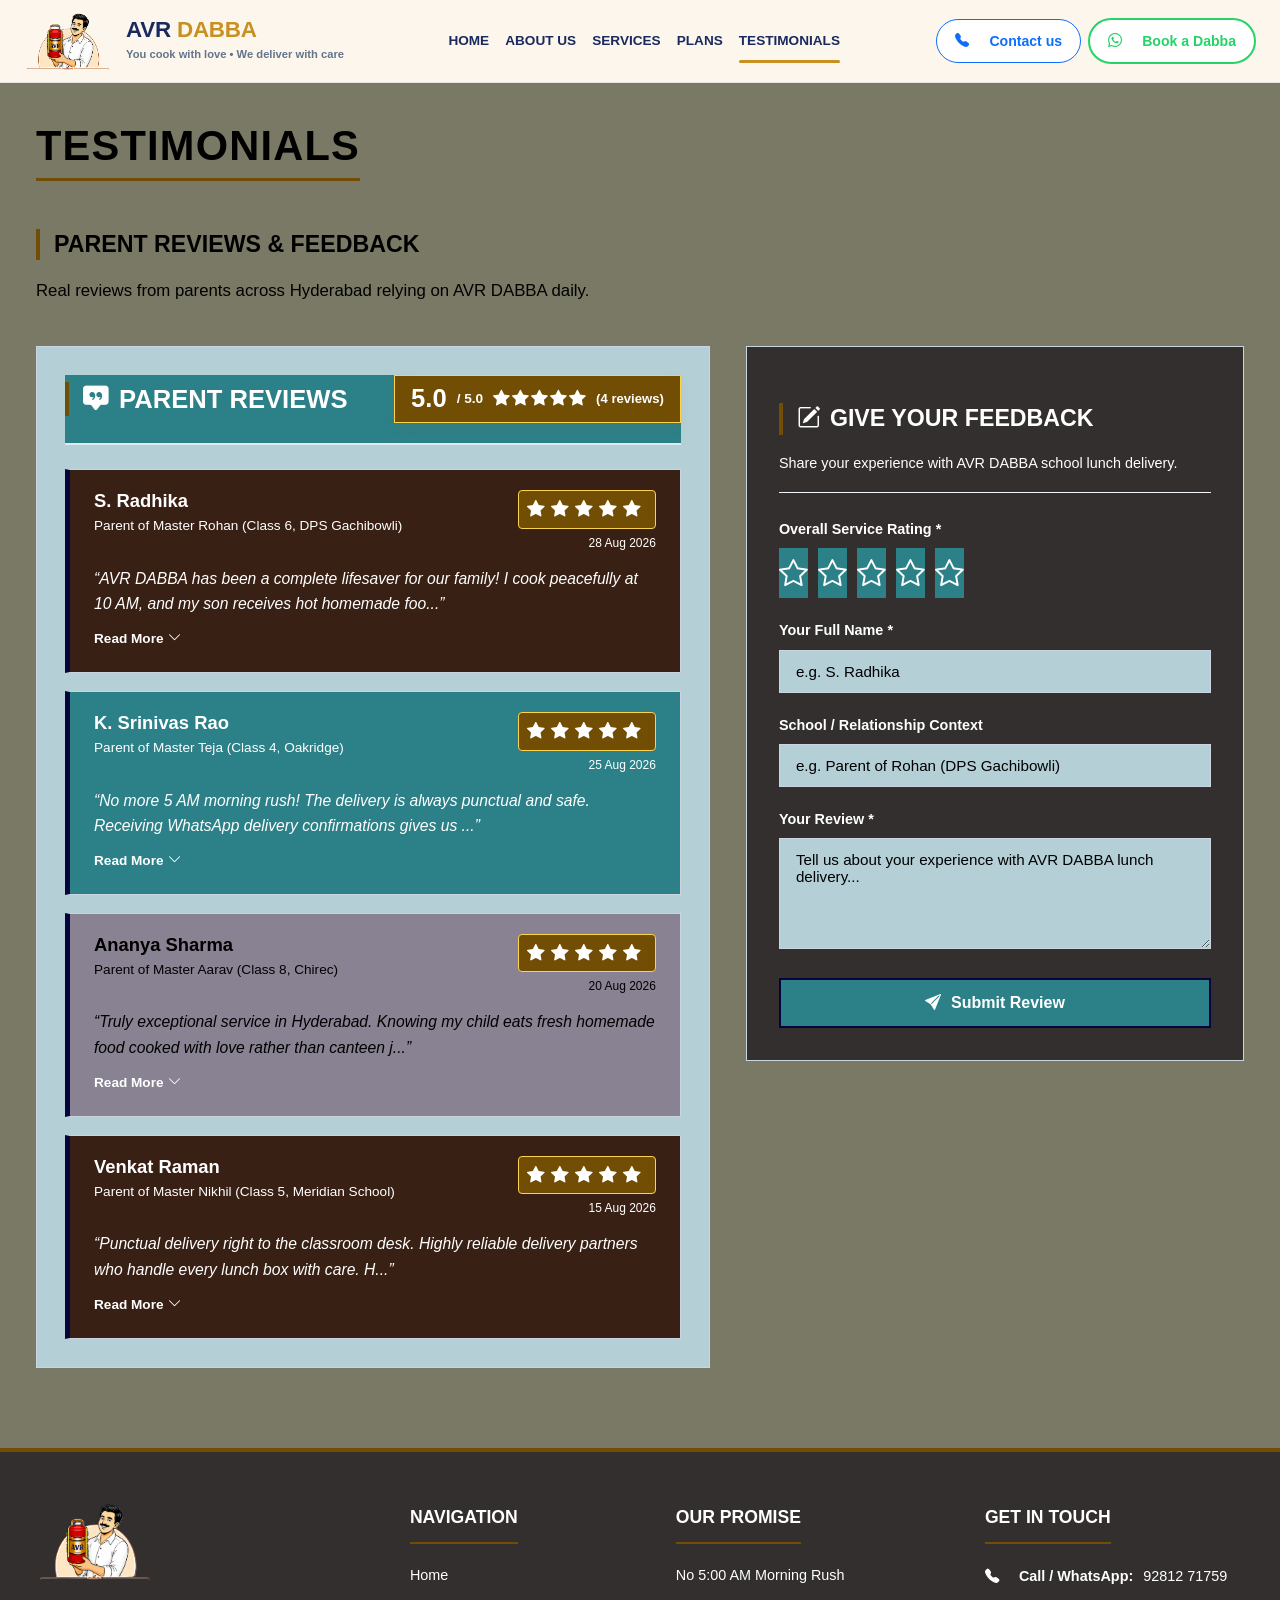
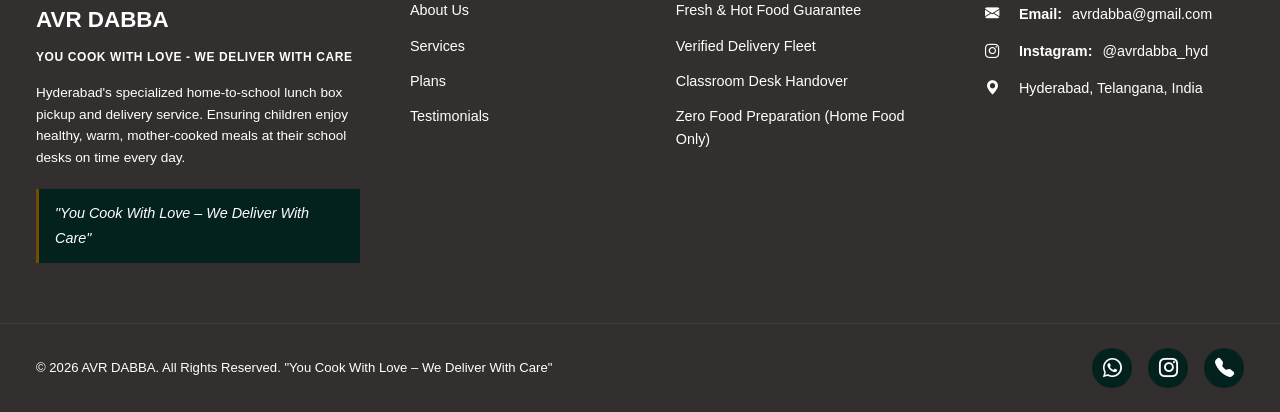
<file: testimonials/testimonials.html>
<!DOCTYPE html>
<html lang="en">
<head>
    <meta charset="UTF-8">
    <meta name="viewport" content="width=device-width, initial-scale=1.0">
    <title>Parent Reviews & Testimonials - AVR DABBA</title>
    <meta name="description" content="Read real reviews and feedback from parents using AVR DABBA home-to-school lunch delivery service in Hyderabad. Leave your own feedback and rating.">
    <!-- Google Fonts -->
    <link rel="preconnect" href="https://fonts.googleapis.com">
    <link rel="preconnect" href="https://fonts.gstatic.com" crossorigin>
    <link href="https://fonts.googleapis.com/css2?family=Inter:wght@300;400;500;600;700;800&family=Playfair+Display:ital,wght@0,600;0,700;0,800;1,600&display=swap" rel="stylesheet">
    <!-- FontAwesome Icons -->
    <link rel="stylesheet" href="https://cdnjs.cloudflare.com/ajax/libs/font-awesome/6.4.0/css/all.min.css">
    <!-- Bootstrap Icons CDN -->
    <link rel="stylesheet" href="https://cdn.jsdelivr.net/npm/bootstrap-icons@1.11.3/font/bootstrap-icons.min.css">
    <!-- Parent Main Stylesheet -->
    <link rel="stylesheet" href="../home.css">
    <!-- Testimonials Page Stylesheet -->
    <link rel="stylesheet" href="testimonials.css">
    <link rel="stylesheet" href="../avr-theme.css">
</head>
<body id="avr-theme">

    <!-- Shared Common Navbar Component -->
    <div id="navbar-component"></div>

    <main>
        <!-- Testimonials Main Section (Side-by-Side Professional Layout) -->
        <section class="testimonials-section">
            <div class="container">
                <h1 class="main-page-heading">TESTIMONIALS</h1>
                <div class="testimonials-clean-block">
                    <h2 class="section-subheading">Parent Reviews &amp; Feedback</h2>
                    <p class="service-prose-para">Real reviews from parents across Hyderabad relying on AVR DABBA daily.</p>
                </div>

                <!-- Side by Side Layout Container: Left = Reviews List, Right = Feedback Form -->
                <div class="testimonials-side-by-side">
                    
                    <!-- Left Side: Reviews List & Digital Rating Header -->
                    <div class="reviews-left-col" id="parent-reviews">
                        <div class="reviews-header-bar">
                            <div class="reviews-header-title">
                                <h2 class="section-subheading"><i class="bi bi-chat-square-quote-fill text-gold me-2"></i>Parent Reviews</h2>
                            </div>
                            <!-- Digital Rating Badge in Top Right Corner of Reviews -->
                            <div class="digital-rating-badge" id="digital-rating-badge">
                                <span class="rating-number" id="average-rating-value">5.0</span>
                                <span class="rating-max">/ 5.0</span>
                                <div class="rating-stars" id="average-rating-stars">
                                    <i class="bi bi-star-fill"></i>
                                    <i class="bi bi-star-fill"></i>
                                    <i class="bi bi-star-fill"></i>
                                    <i class="bi bi-star-fill"></i>
                                    <i class="bi bi-star-fill"></i>
                                </div>
                                <span class="reviews-total" id="reviews-count-label">(4 reviews)</span>
                            </div>
                        </div>

                        <!-- Bar Rectangle Type Reviews Container -->
                        <div class="reviews-list-container" id="reviews-container" aria-busy="true" aria-live="polite">
                            <div class="site-skeleton site-review-skeleton" aria-hidden="true"></div>
                            <div class="site-skeleton site-review-skeleton" aria-hidden="true"></div>
                            <div class="site-skeleton site-review-skeleton" aria-hidden="true"></div>
                        </div>
                    </div>

                    <!-- Right Side: Professional Feedback Page / Form -->
                    <div class="feedback-right-col">
                        <div class="feedback-form-card">
                            <div class="form-card-header">
                                <h2 class="section-subheading" id="give-feedback"><i class="bi bi-pencil-square text-gold me-2"></i>Give Your Feedback</h2>
                                <p class="form-subtitle">Share your experience with AVR DABBA school lunch delivery.</p>
                            </div>

                            <form id="feedback-form">
                                <!-- Interactive 5-Star Selection -->
                                <div class="form-group">
                                    <label class="form-label">Overall Service Rating <span class="required-star">*</span></label>
                                    <div class="star-rating-input" id="star-rating-input">
                                        <i class="bi bi-star star-icon" data-value="1"></i>
                                        <i class="bi bi-star star-icon" data-value="2"></i>
                                        <i class="bi bi-star star-icon" data-value="3"></i>
                                        <i class="bi bi-star star-icon" data-value="4"></i>
                                        <i class="bi bi-star star-icon" data-value="5"></i>
                                    </div>
                                    <input type="hidden" id="rating-value" value="0">
                                </div>

                                <!-- Parent Name Input -->
                                <div class="form-group">
                                    <label for="user-name" class="form-label">Your Full Name <span class="required-star">*</span></label>
                                    <input type="text" id="user-name" class="form-control-sharp" placeholder="e.g. S. Radhika" required>
                                </div>

                                <!-- Relationship / Role Input -->
                                <div class="form-group">
                                    <label for="user-role" class="form-label">School / Relationship Context</label>
                                    <input type="text" id="user-role" class="form-control-sharp" placeholder="e.g. Parent of Rohan (DPS Gachibowli)">
                                </div>

                                <!-- Feedback Message Text Area -->
                                <div class="form-group">
                                    <label for="user-feedback" class="form-label">Your Review <span class="required-star">*</span></label>
                                    <textarea id="user-feedback" class="form-control-sharp" rows="5" placeholder="Tell us about your experience with AVR DABBA lunch delivery..." required></textarea>
                                </div>

                                <!-- Submit Button -->
                                <button type="submit" class="btn-submit-feedback">
                                    <i class="bi bi-send-fill me-2"></i> Submit Review
                                </button>
                            </form>
                        </div>
                    </div>

                </div>
            </div>
        </section>
    </main>

    <!-- Footer (Matching Home Page) -->
    <footer class="main-footer">
        <div class="container footer-grid">
            <div class="footer-col brand-col">
                <div class="footer-brand-logo">
                    <img src="../images/dabba-hero.png" alt="AVR DABBA Logo" loading="lazy" decoding="async" style="width: 120px; height: auto; margin-bottom: 20px;">
                </div>
                <div class="footer-brand-title">AVR DABBA</div>
                <p class="footer-tagline">YOU COOK WITH LOVE - WE DELIVER WITH CARE</p>
                <p class="footer-about">Hyderabad's specialized home-to-school lunch box pickup and delivery service. Ensuring children enjoy healthy, warm, mother-cooked meals at their school desks on time every day.</p>
                <div class="footer-quote">"You Cook With Love – We Deliver With Care"</div>
            </div>

            <div class="footer-col">
                <h4>Navigation</h4>
                <ul class="footer-links">
                    <li><a href="../index.html">Home</a></li>
                    <li><a href="../about us/aboutus.html">About Us</a></li>
                    <li><a href="../Services/Services.html">Services</a></li>
                    <li><a href="../plans/plans.html">Plans</a></li>
                    <li><a href="testimonials.html">Testimonials</a></li>
                </ul>
            </div>

            <div class="footer-col">
                <h4>Our Promise</h4>
                <ul class="footer-links">
                    <li>No 5:00 AM Morning Rush</li>
                    <li>Fresh & Hot Food Guarantee</li>
                    <li>Verified Delivery Fleet</li>
                    <li>Classroom Desk Handover</li>
                    <li>Zero Food Preparation (Home Food Only)</li>
                </ul>
            </div>

            <div class="footer-col contact-col">
                <h4>Get in Touch</h4>
                <p><i class="bi bi-telephone-fill text-gold me-2"></i> <strong>Call / WhatsApp:</strong> 92812 71759</p>
                <p><i class="bi bi-envelope-fill text-gold me-2"></i> <strong>Email:</strong> avrdabba@gmail.com</p>
                <p><i class="bi bi-instagram text-gold me-2"></i> <strong>Instagram:</strong> @avrdabba_hyd</p>
                <p><i class="bi bi-geo-alt-fill text-gold me-2"></i> Hyderabad, Telangana, India</p>
            </div>
        </div>

        <div class="footer-bottom">
            <div class="container footer-bottom-flex">
                <p>© 2026 AVR DABBA. All Rights Reserved. "You Cook With Love – We Deliver With Care"</p>
                <div class="footer-social-links">
                    <a href="https://wa.me/919281271759" target="_blank" rel="noopener" aria-label="WhatsApp"><i class="bi bi-whatsapp"></i></a>
                    <a href="https://instagram.com/avrdabba_hyd" target="_blank" rel="noopener" aria-label="Instagram"><i class="bi bi-instagram"></i></a>
                    <a href="tel:9281271759" aria-label="Phone"><i class="bi bi-telephone-fill"></i></a>
                </div>
            </div>
        </div>
    </footer>

    <!-- Shared Navigation Component Script -->
    <script src="../navbar.js"></script>
    <script src="../site-ux.js"></script>
    <!-- Main JavaScript -->
    <script src="testimonials.js"></script>
    <script src="../scroll-reveal.js"></script>
</body>
</html>
</file>
<file: home.css>
@import url('https://fonts.googleapis.com/css2?family=Albert+Sans:wght@100;200;300;400;500;600;700;800;900&display=swap');

/* ==========================================================================
   AVR DABBA - Main Stylesheet (home.css)
   Brand Colors: Navy Deep (#1a2a5e), Turmeric Gold (#FAC75A/#C89020), Spice Red (#C0392B), Warm Cream (#FFF8EE)
   ========================================================================== */

/* --------------------------------------------------------------------------
   1. CSS Reset & Variables
   -------------------------------------------------------------------------- */
:root {
    --primary-navy: #1a2a5e;
    --primary-navy-dark: #111b3e;
    --primary-navy-light: #283c7a;
    --gold-turmeric: #FAC75A;
    --gold-dark: #C89020;
    --gold-light: #fff3d6;
    --spice-red: #C0392B;
    --spice-red-dark: #962d22;
    --bg-warm: #FFF8EE;
    --bg-warm-secondary: #FDF5E0;
    --bg-surface: #FFFFFF;
    --text-main: #1E293B;
    --text-muted: #64748B;
    --text-light: #F8FAFC;
    --border-subtle: rgba(26, 42, 94, 0.08);
    --border-gold: rgba(200, 144, 32, 0.35);
    --radius-sm: 8px;
    --radius-md: 14px;
    --radius-lg: 24px;
    --radius-full: 9999px;
    --shadow-sm: 0 4px 12px rgba(26, 42, 94, 0.05);
    --shadow-md: 0 8px 24px rgba(26, 42, 94, 0.1);
    --shadow-lg: 0 16px 40px rgba(26, 42, 94, 0.15);
    --shadow-gold: 0 8px 20px rgba(200, 144, 32, 0.25);
    --transition-fast: 0.2s ease;
    --transition-normal: 0.3s cubic-bezier(0.16, 1, 0.3, 1);
    --font-heading: Arial, Helvetica, sans-serif;
    --font-body: Arial, Helvetica, sans-serif;
}

*,
*::before,
*::after {
    box-sizing: border-box;
    margin: 0;
    padding: 0;
}

html {
    scroll-behavior: smooth;
    font-size: 16px;
}

/* Typography Styles */
h1,
h2,
h3,
h4,
h5,
h6,
.heading-serif {
    font-family: Arial, Helvetica, sans-serif;
    font-weight: 700;
}

/* All Sub Headings in Capitals */
h2, h3, h4, h5, h6,
.section-subheading,
.section-title,
.sub-page-heading,
.subheading,
.sub-title,
.location-title,
.timeline-card-title,
.timeline-main-heading,
.footer-col h4,
.card-title,
.plan-title,
.testimonial-title,
.step-nav-title,
.stepper-card-title {
    font-family: Arial, Helvetica, sans-serif;
    text-transform: uppercase;
}

/* Global Reusable Main Page Heading System (Home, About Us, Services, Plans, Testimonials) */
.main-page-heading {
    font-family: var(--font-heading);
    font-size: 2.6rem;
    font-weight: 800;
    letter-spacing: 1.2px;
    text-transform: uppercase;
    color: var(--primary-navy);
    border-bottom: 3.5px solid var(--gold-dark);
    padding-bottom: 8px;
    margin-bottom: 24px;
    display: inline-block;
}

/* Global Reusable Section Subheading System */
.section-subheading,
.section-title {
    font-family: var(--font-heading);
    font-size: 1.45rem;
    font-weight: 700;
    color: var(--primary-navy);
    border-left: 4px solid var(--gold-dark);
    padding-left: 14px;
    margin-top: 24px;
    margin-bottom: 16px;
    display: block;
    line-height: 1.35;
    text-transform: uppercase;
}

@media (max-width: 768px) {
    .hero-exact-message {
        top: 82px;
        width: calc(100% - 24px);
        min-height: 92px;
    }

    .hero-exact-message .hero-top-trust-badge {
        font-size: 0.68rem;
        padding: 5px 10px;
        margin-bottom: 5px;
        max-width: 100%;
    }

    .hero-exact-message .hero-col-left,
    .hero-exact-message .hero-col-right {
        font-size: 1rem !important;
    }

    .hero-exact-message .hero-col-center {
        font-size: 3rem !important;
    }

    .main-page-heading {
        font-size: 1.85rem;
        padding-bottom: 6px;
        margin-bottom: 18px;
    }
    
    .section-subheading,
    .section-title {
        font-size: 1.2rem;
        padding-left: 10px;
    }
}

body,
nav,
p,
.body-sans {
    font-family: Arial, Helvetica, sans-serif;
    font-weight: 400;
}

body {
    font-family: var(--font-body);
    background-color: var(--bg-warm);
    color: var(--text-main);
    line-height: 1.6;
    overflow-x: hidden;
}

img {
    max-width: 100%;
    height: auto;
    display: block;
}

a {
    color: inherit;
    text-decoration: none;
    transition: var(--transition-fast);
}

ul {
    list-style: none;
}

/* Icon Spacing Utilities */
i.me-1 {
    margin-right: 6px !important;
}

i.me-2 {
    margin-right: 10px !important;
}

i.me-3 {
    margin-right: 14px !important;
}

.btn i,
.nav-link i,
.drawer-link i,
.section-title i,
h2 i,
h3 i {
    margin-right: 10px;
}

/* --------------------------------------------------------------------------
   2. Layout & Utility Classes
   -------------------------------------------------------------------------- */
.container {
    width: 100%;
    max-width: 1400px;
    margin: 0 auto;
    padding: 0 36px;
}

.section {
    padding: 80px 0;
}

.text-center {
    text-align: center;
}

.text-gold {
    color: var(--gold-dark);
}

.text-danger {
    color: var(--spice-red);
}

.text-success {
    color: #16a34a;
}

.text-accent {
    color: var(--spice-red);
}

.highlight-gold {
    color: var(--gold-dark);
}

.w-100 {
    width: 100%;
}

.mt-2 {
    margin-top: 8px;
}

.mt-3 {
    margin-top: 12px;
}

.mt-5 {
    margin-top: 40px;
}

.section-header {
    margin-bottom: 50px;
}

.section-subtitle {
    display: inline-flex;
    align-items: center;
    gap: 8px;
    background: rgba(250, 199, 90, 0.2);
    color: var(--primary-navy);
    padding: 6px 16px;
    border-radius: var(--radius-full);
    font-size: 0.85rem;
    font-weight: 700;
    letter-spacing: 0.05em;
    text-transform: uppercase;
    margin-bottom: 12px;
}

.section-title {
    font-family: var(--font-heading);
    font-size: 2.4rem;
    color: var(--primary-navy);
    font-weight: 700;
    line-height: 1.25;
}

.section-desc {
    color: var(--text-muted);
    font-size: 0.95rem;
    max-width: 680px;
    margin: 12px auto 0;
}

/* Buttons */
.btn {
    display: inline-flex;
    align-items: center;
    justify-content: center;
    gap: 10px;
    padding: 12px 24px;
    font-size: 0.95rem;
    font-weight: 600;
    border-radius: var(--radius-full);
    border: 2px solid transparent;
    cursor: pointer;
    transition: var(--transition-normal);
}

.btn-primary {
    background-color: #25D366;
    color: #fff;
    box-shadow: 0 4px 14px rgba(37, 211, 102, 0.25);
}

.btn-primary:hover {
    background-color: #1eb857;
    transform: translateY(-2px);
    box-shadow: 0 6px 20px rgba(37, 211, 102, 0.35);
}

.btn-gold {
    background-color: var(--gold-turmeric);
    color: var(--primary-navy-dark);
    font-weight: 700;
    box-shadow: var(--shadow-gold);
}

.btn-gold:hover {
    background-color: var(--gold-dark);
    color: #ffffff;
    transform: translateY(-2px);
}

.btn-outline {
    border-color: var(--primary-navy);
    color: var(--primary-navy);
    background: transparent;
}

.btn-outline:hover {
    background-color: var(--primary-navy);
    color: var(--bg-surface);
}

.btn-outline-call {
    position: relative;
    overflow: hidden;
    isolation: isolate;
    border: 1.5px solid #0D6EFD;
    color: #0D6EFD;
    background: var(--bg-surface);
    padding: 10px 20px;
    font-size: 0.9rem;
    font-weight: 700;
    border-radius: var(--radius-full);
    transition: all 0.4s ease !important;
}

.btn-outline-call::before {
    content: "";
    position: absolute;
    bottom: -100%;
    left: -100%;
    width: 300%;
    height: 300%;
    z-index: -1;
    transform: rotate(-45deg);
    transition: transform 0.45s cubic-bezier(0.16, 1, 0.3, 1);
}

.btn-outline-call:hover::before {
    transform: translate(35%, -35%) rotate(-45deg);
}

.btn-outline-call:hover {
    border-color: #0D6EFD;
    background: #0D6EFD;
    color: #fff;
}

.btn-outline-light {
    border-color: #fff;
    color: #fff;
    background: transparent;
}

.btn-outline-light:hover {
    background: #fff;
    color: var(--primary-navy);
}

.btn-hero-primary {
    background: #25D366;
    color: #ffffff;
    padding: 16px 44px;
    font-size: 1.1rem;
    font-weight: 700;
    border: 2px solid #25D366;
    border-radius: var(--radius-full);
    box-shadow: none !important;
    min-width: 230px;
    display: inline-flex;
    align-items: center;
    justify-content: center;
    gap: 10px;
    transition: all 0.4s ease !important;
}

.btn-hero-primary:hover {
    background: #1eb857 !important;
    color: #ffffff !important;
    border-color: #1eb857 !important;
}

.btn-hero-secondary {
    background: #0D6EFD;
    color: #ffffff;
    border: 2px solid #0D6EFD;
    padding: 16px 44px;
    font-size: 1.1rem;
    font-weight: 700;
    border-radius: var(--radius-full);
    min-width: 230px;
    display: inline-flex;
    align-items: center;
    justify-content: center;
    gap: 10px;
    transition: all 0.4s ease !important;
}

.btn-hero-secondary:hover {
    background: #0b5ed7 !important;
    color: #ffffff !important;
    border-color: #0b5ed7 !important;
}

.btn-lg {
    padding: 16px 36px;
    font-size: 1.1rem;
}

/* --------------------------------------------------------------------------
   3. Header & Navigation
   -------------------------------------------------------------------------- */
.main-header {
    position: fixed;
    top: 0;
    left: 0;
    right: 0;
    width: 100%;
    z-index: 1000;
    background: rgba(255, 248, 238, 0.96) !important;
    backdrop-filter: blur(12px);
    border-bottom: 1px solid rgba(26, 42, 94, 0.08) !important;
    transition: var(--transition-normal);
}

body {
    padding-top: 82px;
}

.main-header.scrolled {
    background: rgba(255, 255, 255, 0.98) !important;
    box-shadow: 0 8px 24px rgba(26, 42, 94, 0.1) !important;
}

.nav-container {
    display: flex;
    align-items: center;
    max-width: 1280px;
    margin: 0 auto;
    padding: 0 24px;
    justify-content: space-between;
    gap: 20px;
    height: 82px;
    width: 100%;
}

.brand-logo.logo-highlighted {
    display: flex;
    align-items: center;
    flex-shrink: 0;
    gap: 12px;
    padding: 0;
    background: transparent !important;
    border: none !important;
    box-shadow: none !important;
    text-decoration: none !important;
    transition: var(--transition-normal);
}

.brand-logo.logo-highlighted:hover {
    transform: none;
    opacity: 0.88;
}

.logo-icon-wrap {
    width: 90px;
    height: 60px;
    overflow: visible;
    display: flex;
    align-items: center;
    justify-content: center;
    background: transparent !important;
}

.brand-img {
    width: 100%;
    height: 100%;
    object-fit: contain;
}

.brand-text {
    display: flex;
    flex-direction: column;
    gap: 2px;
}

.brand-text[aria-hidden="true"] {
    display: none;
}

.brand-name {
    font-family: Arial, Helvetica, sans-serif !important;
    font-size: 1.4rem !important;
    font-weight: 800 !important;
    color: #1a2a5e !important;
    line-height: 1.1;
    letter-spacing: -0.01em;
}

.brand-name .highlight-gold {
    color: #C89020 !important;
}

.brand-tagline {
    font-size: 0.7rem !important;
    color: #64748B !important;
    font-weight: 600 !important;
}

.desktop-nav {
    display: flex;
    align-items: center;
    justify-content: center;
    flex: 1;
    margin: 0 20px;
}

.nav-links {
    display: flex;
    align-items: center;
    gap: 32px;
    padding: 0;
    margin: 0;
    list-style: none;
    background: transparent !important;
    border: none !important;
    justify-content: center;
}

.nav-link {
    display: block;
    white-space: nowrap;
    font-size: 0.85rem !important;
    font-weight: 700 !important;
    color: #1E293B !important;
    padding: 6px 0;
    border-radius: 0;
    position: relative;
    text-decoration: none !important;
    font-family: Arial, Helvetica, sans-serif !important;
}

.nav-link:hover,
.nav-link.active {
    color: #1a2a5e !important;
    background: transparent !important;
}

.nav-link.active::after {
    content: '';
    position: absolute;
    bottom: -2px;
    left: 0;
    width: 100%;
    height: 3px;
    background: #C89020 !important;
    border-radius: 2px;
}

.nav-actions {
    display: flex;
    align-items: center;
    flex-shrink: 0;
    gap: 12px;
}

.nav-actions .btn {
    min-height: 42px;
    display: inline-flex;
    align-items: center;
    justify-content: center;
    white-space: nowrap;
}

.nav-actions .btn-outline-call {
    position: relative;
    overflow: hidden;
    isolation: isolate;
    border: 1.5px solid #0D6EFD !important;
    color: #0D6EFD !important;
    background: #FFFFFF !important;
    padding: 9px 18px !important;
    font-size: 0.88rem !important;
    font-weight: 700 !important;
    border-radius: 9999px !important;
    text-decoration: none !important;
    transition: all 0.4s ease !important;
}

.nav-actions .btn-outline-call:hover {
    border-color: #0D6EFD !important;
    background: #0D6EFD !important;
    color: #ffffff !important;
}

.nav-actions .nav-cta {
    position: relative;
    overflow: hidden;
    isolation: isolate;
    background: #FFFFFF !important;
    color: #25D366 !important;
    padding: 9px 18px !important;
    font-size: 0.88rem !important;
    font-weight: 700 !important;
    border: 2px solid #25D366 !important;
    border-radius: 9999px !important;
    text-decoration: none !important;
    box-shadow: none !important;
    transform: none !important;
    transition: background-color 0.2s ease, border-color 0.2s ease, color 0.2s ease !important;
}

.nav-actions .nav-cta::before {
    display: none !important;
    content: none !important;
}

.nav-actions .nav-cta:hover {
    background: #25D366 !important;
    color: #ffffff !important;
    border-color: #25D366 !important;
    box-shadow: none !important;
    transform: none !important;
}

.mobile-toggle {
    display: none;
    width: 42px;
    height: 42px;
    background: #fff;
    border: 1px solid var(--border-subtle);
    border-radius: 10px;
    font-size: 1.2rem;
    color: var(--primary-navy);
    cursor: pointer;
    padding: 0;
}

.mobile-drawer,
.drawer-overlay {
    display: none !important;
}

@media (max-width: 1160px) {
    .mobile-drawer {
        position: fixed;
        top: 0;
        right: 0;
        z-index: 1101;
        display: none !important;
        flex-direction: column;
        width: min(340px, 88vw);
        height: 100vh;
        box-sizing: border-box;
        overflow-y: auto;
        padding: 16px;
    }

    .mobile-drawer.open {
        display: flex !important;
    }

    .drawer-overlay {
        position: fixed;
        inset: 0;
        z-index: 1100;
        display: none !important;
        background: rgba(15, 23, 42, 0.55);
    }

    .drawer-overlay.active {
        display: block !important;
    }

    .drawer-header {
        display: flex;
        align-items: center;
        justify-content: space-between;
        padding-bottom: 16px;
    }

    .drawer-title {
        font-size: 1.15rem;
        font-weight: 800;
    }

    .drawer-close {
        width: 40px;
        height: 40px;
        border: 0;
        font-size: 1.5rem;
        line-height: 1;
        cursor: pointer;
    }

    .mobile-drawer nav {
        display: flex;
        flex-direction: column;
    }

    .drawer-group-title {
        padding: 12px 12px 6px;
        font-size: 0.8rem;
        font-weight: 700;
    }

    .drawer-link {
        display: block;
        padding: 10px 12px;
        text-decoration: none;
    }

    .drawer-sub-link {
        padding-left: 24px;
    }
}

/* --------------------------------------------------------------------------
   4. Hero Section
   -------------------------------------------------------------------------- */
.hero-section {
    position: relative;
    padding: 50px 0 60px;
    overflow: hidden;
    background: url('images/AVR_home.gif') center / cover no-repeat;
    min-height: calc(100vh - 82px);
    display: flex;
    align-items: center;
    color: var(--primary-navy);
}

.hero-bg-parallax {
    position: absolute;
    top: 0;
    left: 0;
    width: 100%;
    height: 100%;
    background: url('images/AVR_home.gif') center / cover no-repeat;
    z-index: 0;
    pointer-events: none;
    will-change: transform;
    transform-origin: center center;
}

.hero-container-layout {
    position: relative;
    z-index: 2;
}

/* Exact placement: keep the badge above, and reproduce the reference tagline layout. */
.hero-exact-message {
    position: absolute;
    top: 88px;
    left: 50%;
    transform: translateX(-50%);
    width: 660px;
    min-height: 104px;
    z-index: 20;
    display: flex;
    flex-direction: column;
    align-items: center;
    justify-content: flex-start;
    text-align: center;
    pointer-events: none;
}

.hero-exact-message .hero-top-trust-badge {
    display: inline-flex;
    align-items: center;
    justify-content: center;
    gap: 8px;
    background: #ffffff;
    backdrop-filter: blur(8px);
    color: #1a1c1a;
    padding: 6px 16px;
    border-radius: var(--radius-full);
    border: 1px solid rgba(255, 255, 255, 0.25);
    font-size: 0.85rem;
    font-weight: 600;
    margin: 0 0 3px;
    white-space: nowrap;
}

.hero-exact-message .hero-top-trust-badge .badge-icon {
    color: #e4c00c;
}

.hero-exact-message .hero-title {
    margin: 0;
}

.hero-exact-message .hero-headline-layout {
    width: 100%;
    display: flex !important;
    align-items: center !important;
    justify-content: center !important;
    gap: 10px !important;
    margin: 0 !important;
}

.hero-exact-message .hero-col-left,
.hero-exact-message .hero-col-right {
    flex: 0 0 auto;
    font-size: 2.5rem !important;
    line-height: 1.08 !important;
}

.hero-exact-message .hero-col-center {
    flex: 0 0 auto;
    font-size: 6rem !important;
    line-height: 0.88 !important;
    letter-spacing: -2px !important;
}

.hero-content {
    margin-top: -15px;
}

.hero-section .trust-badge {
    display: inline-flex;
    align-items: center;
    gap: 8px;
    background: rgba(255, 255, 255, 0.12);
    backdrop-filter: blur(8px);
    color: #ffffff;
    padding: 6px 16px;
    border-radius: var(--radius-full);
    border: 1px solid rgba(255, 255, 255, 0.25);
    font-size: 0.85rem;
    font-weight: 600;
    margin-bottom: 16px;
}

.hero-section .hero-title {
    font-family: var(--font-heading);
    color: #ffffff;
    margin-bottom: 20px;
}

.hero-headline-layout {
    display: inline-flex !important;
    align-items: center !important;
    gap: 16px !important;
    line-height: 1.1 !important;
}

.hero-col-left, .hero-col-right {
    display: flex !important;
    flex-direction: column !important;
    justify-content: space-between !important;
    font-size: 1.55rem !important;
    font-weight: 800 !important;
    text-align: left !important;
    line-height: 1.25 !important;
    color: #ec9408c9 !important;
}

.hero-col-center {
    font-size: 4.8rem !important;
    font-weight: 900 !important;
    line-height: 0.9 !important;
    letter-spacing: -2px !important;
    color: #ffffff !important;
}

.highlight-sky-blue {
    color: #5f07f7f3 !important;
}

.highlight-lavender {
    color: #a78bfa !important;
}

.hero-section .hero-metrics {
    color: #ffffff;
}

.hero-section .metric-value {
    color: #FAC75A;
    font-size: 1.8rem;
    font-weight: 800;
}

.hero-section .metric-label {
    color: rgba(255, 255, 255, 0.88);
    font-size: 0.9rem;
}

.hero-section .metric-divider {
    background: rgba(255, 255, 255, 0.25);
}

.hero-bg-shapes .shape {
    position: absolute;
    border-radius: 50%;
    filter: blur(80px);
    z-index: -1;
    opacity: 0.3;
}

.shape-1 {
    width: 450px;
    height: 450px;
    background: rgba(250, 199, 90, 0.2);
    top: -100px;
    right: -100px;
}

.shape-2 {
    width: 350px;
    height: 350px;
    background: rgba(192, 57, 43, 0.08);
    bottom: -50px;
    left: -80px;
}

.hero-container-layout {
    display: flex;
    flex-direction: column;
    justify-content: space-between;
    width: 100%;
    gap: 20px;
}

.hero-grid {
    display: grid;
    grid-template-columns: 1.15fr 0.85fr;
    gap: 36px;
    align-items: center;
    width: 100%;
}

.trust-badge {
    display: inline-flex;
    align-items: center;
    gap: 8px;
    background: rgba(255, 255, 255, 0.92);
    border: 1px solid var(--border-gold);
    padding: 7px 16px;
    border-radius: var(--radius-full);
    font-size: 0.82rem;
    font-weight: 700;
    color: var(--primary-navy);
    box-shadow: var(--shadow-sm);
    margin-bottom: 12px;
}

.trust-badge .badge-icon {
    color: var(--gold-dark);
}

.hero-title {
    font-family: var(--font-heading);
    font-size: 3.8rem;
    font-weight: 800;
    color: var(--primary-navy);
    line-height: 1.15;
    letter-spacing: -0.02em;
    margin-bottom: 0;
}

.highlight-sky-blue {
    color: #38bdf8 !important;
    /* Sky Blue */
    text-shadow: 0 2px 10px rgba(56, 189, 248, 0.3);
}

.highlight-lavender {
    color: #c084fc !important;
    /* Lavender */
    text-shadow: 0 2px 10px rgba(192, 132, 252, 0.3);
}

.hero-subtitle {
    font-size: 0.95rem;
    color: var(--text-muted);
    line-height: 1.6;
    margin-bottom: 32px;
    max-width: 580px;
}

.hero-cta-group {
    display: flex;
    gap: 16px;
    flex-wrap: wrap;
    margin-bottom: 40px;
}

.hero-cta-centered {
    display: flex;
    justify-content: center;
    align-items: center;
    gap: 24px;
    margin: 10px 0 15px 0;
    width: 100%;
}

.hero-metrics {
    display: flex;
    align-items: center;
    gap: 24px;
    padding-top: 24px;
    border-top: 1px solid var(--border-subtle);
}

.hero-metrics-bottom {
    display: flex;
    align-items: center;
    justify-content: center;
    gap: 48px;
    padding-top: 24px;
    border-top: 1px solid rgba(255, 255, 255, 0.25);
    width: 100%;
    margin-top: auto;
}

.metric-item {
    display: flex;
    flex-direction: column;
    align-items: center;
    text-align: center;
}

.metric-value {
    font-family: var(--font-heading);
    font-size: 1.8rem;
    font-weight: 800;
    color: var(--gold-turmeric) !important;
    text-shadow: 0 2px 8px rgba(0, 0, 0, 0.7);
}

.hero-section .metric-value {
    color: var(--gold-turmeric) !important;
    font-size: 1.9rem;
    font-weight: 800;
    text-shadow: 0 2px 8px rgba(0, 0, 0, 0.7);
}

.metric-label {
    font-size: 0.88rem;
    color: #ffffff !important;
    font-weight: 700;
    text-shadow: 0 2px 6px rgba(0, 0, 0, 0.8);
}

.hero-section .metric-label {
    color: #ffffff !important;
    font-size: 0.9rem;
    font-weight: 700;
    text-shadow: 0 2px 6px rgba(0, 0, 0, 0.8);
}

.metric-divider {
    width: 1px;
    height: 36px;
    background: rgba(255, 255, 255, 0.3);
}

/* Hero Visual (Cardless Fixed Lunch Box Animation) */
.hero-visual {
    position: relative;
    display: flex;
    justify-content: center;
    align-items: center;
}

.hero-image-wrapper {
    position: relative;
    width: min(100%, 420px);
    height: auto;
    margin: 0 auto;
    overflow: visible;
    border-radius: 0;
    background: transparent;
    border: none;
    box-shadow: none;
}

.hero-image-wrapper video,
.hero-image-wrapper img,
.hero-main-img {
    width: 100%;
    height: auto;
    max-height: 480px;
    object-fit: contain;
    display: block;
    background: transparent;
    border: none;
    box-shadow: none;
    outline: none;
}

.hero-dabba-img {
    width: 100%;
    max-width: 380px;
    height: auto;
    max-height: 480px;
    object-fit: contain;
    display: block;
    margin: 0 auto;
    filter: drop-shadow(0 25px 45px rgba(0, 0, 0, 0.7));
    transition: transform 0.3s ease;
}

.hero-dabba-img:hover {
    transform: scale(1.03);
}

.glass-card {
    display: none;
    background: rgba(255, 255, 255, 0.94);
    backdrop-filter: blur(10px);
    border: 1px solid rgba(255, 255, 255, 0.8);
    padding: 12px 18px;
    border-radius: var(--radius-md);
    display: flex;
    align-items: center;
    gap: 12px;
    box-shadow: 0 10px 30px rgba(0, 0, 0, 0.12);
    animation: floatAnim 4s ease-in-out infinite;
}

@keyframes floatAnim {

    0%,
    100% {
        transform: translateY(0);
    }

    50% {
        transform: translateY(-8px);
    }
}

.float-card-1 {
    top: 20px;
    left: -30px;
}

.float-card-2 {
    bottom: 30px;
    right: -20px;
    animation-delay: 1.5s;
}

.float-card-3 {
    top: 45%;
    right: -35px;
    animation-delay: 0.75s;
}

.card-icon {
    width: 40px;
    height: 40px;
    border-radius: 50%;
    display: flex;
    align-items: center;
    justify-content: center;
    font-size: 1.1rem;
}

.icon-pickup {
    background: #e0f2fe;
    color: #0284c7;
}

.icon-school {
    background: #fef3c7;
    color: #d97706;
}

.icon-alert {
    background: #dcfce7;
    color: #15803d;
}

.card-info {
    display: flex;
    flex-direction: column;
}

.card-title {
    font-size: 0.85rem;
    font-weight: 700;
    color: var(--primary-navy);
}

.card-sub {
    font-size: 0.65rem;
    color: var(--text-muted);
}

/* --------------------------------------------------------------------------
   5. Problem & Solution / About Section
   -------------------------------------------------------------------------- */
.about-section {
    background-color: #fff;
    border-radius: var(--radius-lg);
    margin: 40px 0;
    box-shadow: var(--shadow-sm);
}

.about-grid {
    display: grid;
    grid-template-columns: 1fr auto 1fr;
    gap: 24px;
    align-items: center;
}

.about-card {
    border-radius: var(--radius-md);
    padding: 36px 28px;
    position: relative;
}

.problem-card {
    background: #fef2f2;
    border: 1px solid #fee2e2;
}

.solution-card {
    background: #f0fdf4;
    border: 1px solid #dcfce7;
}

.card-badge {
    position: absolute;
    top: -14px;
    left: 24px;
    padding: 4px 14px;
    border-radius: var(--radius-full);
    font-size: 0.78rem;
    font-weight: 700;
    text-transform: uppercase;
    letter-spacing: 0.04em;
}

.badge-problem {
    background: var(--spice-red);
    color: #fff;
}

.badge-solution {
    background: #16a34a;
    color: #fff;
}

.feature-list {
    margin-top: 10px;
    display: flex;
    flex-direction: column;
    gap: 16px;
}

.feature-list li {
    display: flex;
    align-items: flex-start;
    gap: 12px;
    font-size: 0.98rem;
    font-weight: 500;
    color: var(--text-main);
}

.feature-list i {
    margin-top: 3px;
    font-size: 1.1rem;
}

.versus-badge {
    width: 48px;
    height: 48px;
    border-radius: 50%;
    background: var(--primary-navy);
    color: var(--gold-turmeric);
    font-weight: 800;
    display: flex;
    align-items: center;
    justify-content: center;
    font-size: 0.9rem;
    box-shadow: var(--shadow-md);
    margin: 0 auto;
}

/* Pillars */
.pillars-grid {
    display: grid;
    grid-template-columns: repeat(auto-fit, minmax(240px, 1fr));
    gap: 24px;
}

.pillar-box {
    background: #FDE8D0;
    border-radius: var(--radius-md);
    padding: 28px 22px;
    border: none;
    transition: var(--transition-normal);
}

.pillar-box:hover {
    transform: translateY(-2px);
    box-shadow: var(--shadow-sm);
}

.pillar-box h3 {
    font-size: 1.1rem;
    font-weight: 700;
    color: var(--primary-navy);
    margin-bottom: 10px;
}

.pillar-box p {
    font-size: 0.85rem;
    color: var(--text-muted);
    line-height: 1.5;
}

.pillar-icon {
    display: none;
}

/* --------------------------------------------------------------------------
   5.5 Services / 4-Stage Process Section
   -------------------------------------------------------------------------- */
.services-section {
    background: #fff;
}

.services-grid {
    display: grid;
    grid-template-columns: repeat(auto-fit, minmax(260px, 1fr));
    gap: 32px;
    margin-top: 50px;
}

.service-card {
    background: white;
    border: 2px solid var(--border-subtle);
    border-radius: var(--radius-md);
    overflow: hidden;
    transition: var(--transition-normal);
    position: relative;
}

.service-card:hover {
    transform: translateY(-8px);
    border-color: var(--gold-dark);
    box-shadow: var(--shadow-lg);
}

.service-badge {
    position: absolute;
    top: 14px;
    left: 14px;
    width: 48px;
    height: 48px;
    border-radius: 50%;
    display: flex;
    align-items: center;
    justify-content: center;
    font-weight: 800;
    font-size: 1.3rem;
    color: #fff;
    z-index: 10;
    font-family: var(--font-heading);
}

.badge-1 {
    background: var(--primary-navy);
}

.badge-2 {
    background: #d9860f;
}

.badge-3 {
    background: #a92c2c;
}

.badge-4 {
    background: #2d7a3e;
}

.service-image {
    width: 100%;
    height: 180px;
    background: var(--border-subtle);
    overflow: hidden;
}

.service-image img {
    width: 100%;
    height: 100%;
    object-fit: cover;
    display: block;
}

.service-card h3 {
    font-size: 1.15rem;
    font-weight: 700;
    color: var(--primary-navy);
    padding: 20px 18px 8px;
    font-family: var(--font-heading);
}

.service-card p {
    font-size: 0.9rem;
    color: var(--text-muted);
    padding: 0 18px 20px;
    line-height: 1.5;
}

/* --------------------------------------------------------------------------
   6. How It Works Section
   -------------------------------------------------------------------------- */
.how-section {
    background: var(--bg-warm);
}

.steps-wrapper {
    display: flex;
    align-items: center;
    justify-content: space-between;
    gap: 16px;
    position: relative;
}

.step-card {
    flex: 1;
    background: #fff;
    border-radius: var(--radius-md);
    padding: 32px 20px;
    text-align: center;
    position: relative;
    border: 1px solid var(--border-subtle);
    box-shadow: var(--shadow-sm);
    transition: var(--transition-normal);
}

.step-card:hover {
    transform: translateY(-6px);
    box-shadow: var(--shadow-md);
    border-color: var(--gold-turmeric);
}

.step-number {
    position: absolute;
    top: 14px;
    right: 16px;
    font-family: var(--font-heading);
    font-size: 1.5rem;
    font-weight: 800;
    color: rgba(26, 42, 94, 0.12);
}

.step-icon {
    width: 64px;
    height: 64px;
    border-radius: 50%;
    background: var(--bg-warm-secondary);
    color: var(--spice-red);
    display: flex;
    align-items: center;
    justify-content: center;
    font-size: 1.6rem;
    margin: 0 auto 20px;
}

.step-card h3 {
    font-size: 1.1rem;
    font-weight: 700;
    color: var(--primary-navy);
    margin-bottom: 10px;
}

.step-card p {
    font-size: 0.88rem;
    color: var(--text-muted);
    line-height: 1.5;
}

.step-arrow {
    color: var(--gold-dark);
    font-size: 1.3rem;
    opacity: 0.6;
}

/* --------------------------------------------------------------------------
   6.5 Quick Action Cards Section
   -------------------------------------------------------------------------- */
.quick-actions-section {
    background: var(--bg-warm);
    padding: 60px 0;
}

.actions-grid {
    display: grid;
    grid-template-columns: repeat(auto-fit, minmax(280px, 1fr));
    gap: 28px;
}

.action-card {
    background: #fff;
    border-radius: var(--radius-lg);
    padding: 36px 28px;
    text-align: center;
    box-shadow: var(--shadow-md);
    border: 2px solid transparent;
    transition: var(--transition-normal);
    min-height: 280px;
    display: flex;
    flex-direction: column;
    align-items: center;
    justify-content: center;
}

.action-card:hover {
    transform: translateY(-6px);
    box-shadow: var(--shadow-lg);
}

.book-card {
    border-color: var(--primary-navy-light);
    background: linear-gradient(135deg, #ffffff 0%, #FFF8EE 100%);
}

.book-card:hover {
    border-color: var(--gold-dark);
}

.contact-card {
    border-color: var(--primary-navy);
    background: linear-gradient(135deg, #ffffff 0%, #FFF8EE 100%);
}

.contact-card:hover {
    border-color: var(--primary-navy-dark);
}

.action-icon {
    width: 72px;
    height: 72px;
    border-radius: 50%;
    display: flex;
    align-items: center;
    justify-content: center;
    font-size: 2rem;
    margin-bottom: 20px;
}

.book-card .action-icon {
    background: rgba(40, 60, 122, 0.1);
    color: var(--primary-navy-light);
}

.contact-card .action-icon {
    background: rgba(26, 42, 94, 0.1);
    color: var(--primary-navy);
}

.action-card h3 {
    font-size: 1.35rem;
    font-weight: 700;
    color: var(--primary-navy);
    margin-bottom: 12px;
}

.action-card p {
    font-size: 0.95rem;
    color: var(--text-muted);
    margin-bottom: 24px;
    line-height: 1.5;
}

.action-card .btn {
    margin-top: auto;
}

/* --------------------------------------------------------------------------
   7. Pricing Section
   -------------------------------------------------------------------------- */
.pricing-grid {
    display: grid;
    grid-template-columns: repeat(auto-fit, minmax(300px, 1fr));
    gap: 30px;
    align-items: stretch;
}

.pricing-card {
    background: #fff;
    border-radius: var(--radius-lg);
    padding: 40px 30px;
    border: 1px solid var(--border-subtle);
    box-shadow: var(--shadow-sm);
    display: flex;
    flex-direction: column;
    position: relative;
    transition: var(--transition-normal);
}

.pricing-card:nth-child(1) {
    animation-delay: 0.1s;
}

.pricing-card:nth-child(2) {
    animation-delay: 0.2s;
}

.pricing-card:nth-child(3) {
    animation-delay: 0.3s;
}

.pricing-card:nth-child(4) {
    animation-delay: 0.4s;
}

.pricing-card:nth-child(5) {
    animation-delay: 0.5s;
}

.pricing-card:hover {
    transform: translateY(-6px);
    box-shadow: var(--shadow-md);
}

.popular-card {
    border: 2px solid var(--gold-dark);
    box-shadow: var(--shadow-md);
    background: linear-gradient(180deg, #ffffff 0%, #fffdf8 100%);
}

.popular-ribbon {
    position: absolute;
    top: -16px;
    left: 50%;
    transform: translateX(-50%);
    background: var(--gold-dark);
    color: #fff;
    padding: 4px 18px;
    border-radius: var(--radius-full);
    font-size: 0.78rem;
    font-weight: 700;
    text-transform: uppercase;
    letter-spacing: 0.05em;
}

.pricing-header {
    text-align: center;
    padding-bottom: 24px;
    border-bottom: none;
    margin-bottom: 24px;
}

.pricing-header h3 {
    font-size: 1.3rem;
    font-weight: 700;
    color: var(--primary-navy);
}

.plan-desc {
    font-size: 0.75rem;
    color: var(--text-muted);
    margin: 6px 0 16px;
}

.price-amount {
    font-family: var(--font-heading);
    font-size: 2.5rem;
    font-weight: 800;
    color: var(--primary-navy);
}

.price-period {
    font-family: var(--font-body);
    font-size: 0.85rem;
    font-weight: 600;
    color: var(--text-muted);
}

.pricing-features {
    display: none;
    flex-direction: column;
    gap: 14px;
    margin-bottom: 32px;
    flex: 1;
}

.pricing-features li {
    font-size: 0.92rem;
    color: var(--text-main);
    display: flex;
    align-items: center;
    gap: 10px;
}

/* --------------------------------------------------------------------------
   8. Testimonials
   -------------------------------------------------------------------------- */
.testimonial-grid {
    display: grid;
    grid-template-columns: repeat(auto-fit, minmax(300px, 1fr));
    gap: 28px;
}

.testimonial-card {
    background: #fff;
    border-radius: var(--radius-md);
    padding: 32px 24px;
    box-shadow: var(--shadow-sm);
    border: 1px solid var(--border-subtle);
    display: flex;
    flex-direction: column;
    justify-content: space-between;
}

.stars {
    color: var(--gold-dark);
    font-size: 0.9rem;
    margin-bottom: 14px;
}

.review-text {
    font-size: 0.85rem;
    color: var(--text-main);
    font-style: italic;
    line-height: 1.6;
    margin-bottom: 20px;
}

.user-meta {
    display: flex;
    align-items: center;
    gap: 12px;
}

.user-avatar {
    width: 42px;
    height: 42px;
    border-radius: 50%;
    background: var(--primary-navy);
    color: var(--gold-turmeric);
    font-weight: 800;
    display: flex;
    align-items: center;
    justify-content: center;
    font-size: 1.1rem;
}

.user-meta h4 {
    font-size: 0.95rem;
    font-weight: 700;
    color: var(--primary-navy);
}

.user-meta span {
    font-size: 0.78rem;
    color: var(--text-muted);
}

/* CTA Banner */
.cta-banner {
    background: linear-gradient(135deg, var(--primary-navy), var(--primary-navy-dark));
    color: #fff;
    padding: 70px 0;
    margin-top: 60px;
}

.cta-banner h2 {
    font-family: var(--font-heading);
    font-size: 2.2rem;
    margin-bottom: 12px;
}

.cta-banner p {
    font-size: 1.1rem;
    color: #cbd5e1;
    margin-bottom: 32px;
}

.cta-banner-buttons {
    display: flex;
    justify-content: center;
    gap: 18px;
    flex-wrap: wrap;
}

/* --------------------------------------------------------------------------
   9. Footer & Floating Actions
   -------------------------------------------------------------------------- */
.main-footer {
    background: linear-gradient(135deg, #0a1428 0%, #1a2a5e 50%, #4a1a3e 100%);
    color: #cbd5e1;
    padding-top: 50px;
    border-top: 4px solid var(--gold-turmeric);
}

.footer-grid {
    display: grid;
    grid-template-columns: 1.5fr 1fr 1.2fr 1.2fr;
    gap: 50px;
    padding-bottom: 60px;
}

.footer-brand-logo {
    margin-bottom: 12px;
}

.footer-brand-title {
    font-family: var(--font-heading);
    font-size: 1.4rem;
    font-weight: 800;
    color: #fff;
    margin-bottom: 8px;
}

.footer-tagline {
    font-size: 0.75rem;
    color: var(--gold-turmeric);
    font-weight: 700;
    letter-spacing: 0.05em;
    margin: 0 0 14px;
    text-transform: uppercase;
}

.footer-about {
    font-size: 0.85rem;
    line-height: 1.6;
    margin-bottom: 20px;
    color: #cbd5e1;
}

.footer-quote {
    background: rgba(26, 42, 94, 0.6);
    border-left: 3px solid var(--gold-turmeric);
    padding: 12px 16px;
    font-size: 0.9rem;
    color: var(--gold-light);
    font-style: italic;
    margin-top: 16px;
}

.footer-col h4 {
    color: #fff;
    font-family: var(--font-heading);
    font-size: 1.1rem;
    font-weight: 700;
    margin-bottom: 20px;
    position: relative;
    padding-bottom: 10px;
    border-bottom: 2px solid var(--gold-turmeric);
    display: inline-block;
}

.footer-links {
    display: flex;
    flex-direction: column;
    gap: 12px;
}

.footer-links li,
.footer-links a {
    font-size: 0.9rem;
    color: #cbd5e1;
    line-height: 1.6;
}

.footer-links a:hover {
    color: var(--gold-turmeric);
}

.contact-col p {
    font-size: 0.9rem;
    margin-bottom: 12px;
    display: flex;
    align-items: flex-start;
    gap: 10px;
    color: #cbd5e1;
}

.contact-col strong {
    color: #fff;
}

.footer-bottom {
    border-top: 1px solid rgba(255, 255, 255, 0.08);
    padding: 24px 0;
    font-size: 0.82rem;
}

.footer-bottom-flex {
    display: flex;
    justify-content: space-between;
    align-items: center;
    flex-wrap: wrap;
    gap: 12px;
}

.footer-social-links {
    display: flex;
    gap: 16px;
}

.footer-social-links a {
    width: 40px;
    height: 40px;
    border-radius: 50%;
    background: var(--gold-turmeric);
    color: var(--primary-navy-dark);
    display: flex;
    align-items: center;
    justify-content: center;
    font-size: 1.2rem;
    transition: var(--transition-fast);
}

.footer-social-links a:hover {
    background: var(--gold-dark);
    color: #ffffff;
    transform: translateY(-3px);
}

/* Floating Action Buttons */
.floating-btn-group {
    position: fixed;
    bottom: 24px;
    right: 24px;
    display: flex;
    flex-direction: column;
    gap: 14px;
    z-index: 999;
}

.float-btn {
    width: 56px;
    height: 56px;
    border-radius: 50%;
    display: flex;
    align-items: center;
    justify-content: center;
    font-size: 1.5rem;
    color: #fff;
    box-shadow: 0 8px 25px rgba(0, 0, 0, 0.25);
    cursor: pointer;
    border: none;
    position: relative;
    transition: var(--transition-normal);
}

.float-whatsapp {
    background: #25D366;
}

.float-whatsapp:hover {
    background: #1eb857;
    transform: scale(1.1);
}

.float-tooltip {
    position: absolute;
    right: 68px;
    background: var(--primary-navy);
    color: #fff;
    padding: 6px 12px;
    border-radius: var(--radius-sm);
    font-size: 0.78rem;
    font-weight: 600;
    white-space: nowrap;
    opacity: 0;
    pointer-events: none;
    transition: opacity 0.2s ease;
}

.float-btn:hover .float-tooltip {
    opacity: 1;
}

/* --------------------------------------------------------------------------
   10. Responsive Breakpoints
   -------------------------------------------------------------------------- */
@media (max-width: 1160px) {
    .hero-grid {
        grid-template-columns: 1fr;
        gap: 40px;
        text-align: center;
    }

    .hero-image-wrapper {
        height: auto;
        aspect-ratio: 2 / 3;
    }

    .hero-title {
        font-size: 2.5rem;
    }

    .hero-subtitle {
        margin: 0 auto 28px;
    }

    .hero-cta-group {
        justify-content: center;
    }

    .hero-metrics {
        justify-content: center;
    }

    .desktop-nav,
    .nav-actions .btn-outline-call {
        display: none;
    }

    .mobile-toggle {
        display: block;
    }

    .about-grid {
        grid-template-columns: 1fr;
    }

    .versus-badge {
        margin: 10px auto;
    }

    .steps-wrapper {
        flex-direction: column;
    }

    .step-arrow {
        transform: rotate(90deg);
    }

    .footer-grid {
        grid-template-columns: 1fr 1fr;
    }
}

@media (min-width: 1161px) and (max-width: 1280px) {
    .desktop-nav {
        margin-left: 28px;
    }

    .nav-links {
        gap: 16px;
    }

    .nav-link {
        padding: 8px 0;
        font-size: 0.91rem;
    }

    .nav-actions {
        gap: 7px;
    }

    .nav-cta {
        padding: 10px 11px;
    }
}

@media (max-width: 600px) {
    .hero-title {
        font-size: 2.1rem;
    }

    .btn-hero-primary,
    .btn-hero-secondary {
        width: 100%;
    }

    .float-card-1,
    .float-card-2,
    .float-card-3 {
        display: none;
    }

    .footer-grid {
        grid-template-columns: 1fr;
    }

    .brand-logo.logo-highlighted {
        padding: 0;
    }

    .logo-icon-wrap {
        width: 92px;
        height: 62px;
    }

    .brand-text {
        display: none;
    }

    .nav-container {
        height: 72px;
    }

    .nav-actions .nav-cta {
        display: none;
    }
}


/* =========================================================
   HERO TAGLINE - MATCHING COLOR PAIRS
   YOU COOK + LOVE = SAME COLOR
   WE DELIVER + CARE = SAME COLOR
   ========================================================= */

.hero-exact-message .hero-col-left > span:first-child,
.hero-exact-message .hero-col-right > span:first-child {
    color: #C89020 !important;
}

.hero-exact-message .hero-col-left > span:last-child,
.hero-exact-message .hero-col-right > span:last-child {
    color: #1a2a5e !important;
}

/* ==========================================================================
   FULL-SCREEN LAPTOP HERO GIF
   Keeps AVR_home.gif covering the complete hero viewport without empty edges.
   The image is scaled proportionally, so the GIF is not stretched/distorted.
   ========================================================================== */

html,
body {
    width: 100%;
    min-width: 100%;
}

.hero-section {
    position: relative;
    width: 100%;
    min-height: calc(100vh - 82px);
    height: calc(100vh - 82px);
    padding: 0;
    margin: 0;
    overflow: hidden;
    background: #000 url('images/AVR_home.gif') center center / cover no-repeat;
    display: flex;
    align-items: center;
}

.hero-bg-parallax {
    position: absolute;
    inset: 0;
    width: 100%;
    height: 100%;
    margin: 0;
    background-image: url('images/AVR_home.gif');
    background-position: center center;
    background-repeat: no-repeat;
    background-size: cover;
    z-index: 0;
    pointer-events: none;
    transform: none;
}

.hero-container-layout {
    position: relative;
    z-index: 2;
    width: 100%;
    min-height: 100%;
}

/* Laptop screens: use the entire available viewport below the fixed header. */
@media (min-width: 769px) {
    .hero-section,
    .hero-bg-parallax {
        width: 100vw;
        max-width: 100vw;
    }
}

/* Mobile: show the complete hero GIF without cropping it. */
@media (max-width: 768px) {
    body {
        padding-top: 72px;
    }

    .hero-section {
        min-height: calc(100vh - 72px);
        height: calc(100vh - 72px);
        width: 100vw;
        background-size: contain;
        background-position: center center;
    }

    .hero-bg-parallax {
        width: 100%;
        height: 100%;
        background-size: contain;
        background-position: center center;
    }
}

/* ==========================================================================
   HERO BUTTON FIX
   Keep "Book a Dabba" and "Contact us" together in the CENTER of the GIF.
   This override affects only the hero buttons, not the navbar buttons.
   ========================================================================== */

.hero-section {
    position: relative;
}

.hero-cta-centered {
    position: absolute !important;
    left: 50% !important;
    top: 50% !important;
    transform: translate(-50%, -50%) !important;
    width: auto !important;
    max-width: calc(100vw - 40px);
    margin: 0 !important;
    padding: 0 !important;
    display: flex !important;
    align-items: center !important;
    justify-content: center !important;
    flex-wrap: nowrap !important;
    gap: 24px !important;
    z-index: 50 !important;
}

.hero-cta-centered .btn-hero-primary,
.hero-cta-centered .btn-hero-secondary {
    position: relative !important;
    z-index: 51 !important;
    flex: 0 0 auto !important;
    width: auto !important;
    min-width: 230px !important;
    white-space: nowrap !important;
}

/* Keep the buttons centered on smaller screens too. */
@media (max-width: 600px) {
    .hero-cta-centered {
        width: calc(100vw - 32px) !important;
        max-width: calc(100vw - 32px) !important;
        gap: 12px !important;
        flex-direction: column !important;
    }

    .hero-cta-centered .btn-hero-primary,
    .hero-cta-centered .btn-hero-secondary {
        width: min(100%, 280px) !important;
        min-width: 0 !important;
    }
}
/* Full-viewport page sections; the inner .container continues to control content width. */
body {
    margin: 0;
}

main {
    width: 100%;
}

main > section {
    width: 100%;
    max-width: none;
    box-sizing: border-box;
    margin-inline: 0 !important;
}
/* Restored original shared scroll reveals and Home hero bounce. */
.scroll-reveal, .reveal-on-scroll {
    opacity: 0;
    translate: 0 40px;
    transition: opacity .7s ease var(--scroll-reveal-delay, 0ms), translate .7s cubic-bezier(.22, 1, .36, 1) var(--scroll-reveal-delay, 0ms);
}

.scroll-reveal.visible, .reveal-on-scroll.visible {
    opacity: 1;
    translate: 0 0;
}

@keyframes heroBallDropBounce {
    0% { transform: translateY(-190px); animation-timing-function: cubic-bezier(.32, 0, .72, .34); }
    39% { transform: translateY(0); animation-timing-function: cubic-bezier(.22, .72, .34, 1); }
    52% { transform: translateY(-72px); animation-timing-function: cubic-bezier(.58, 0, .84, .42); }
    64% { transform: translateY(0); animation-timing-function: cubic-bezier(.22, .72, .34, 1); }
    73% { transform: translateY(-30px); animation-timing-function: cubic-bezier(.58, 0, .84, .42); }
    82% { transform: translateY(0); animation-timing-function: cubic-bezier(.22, .72, .34, 1); }
    89% { transform: translateY(-9px); animation-timing-function: cubic-bezier(.58, 0, .84, .42); }
    95% { transform: translateY(0); }
    98% { transform: translateY(-3px); }
    100% { transform: translateY(0); }
}

.hero-bounce-text {
    animation: heroBallDropBounce 2.7s both;
}

@media (prefers-reduced-motion: reduce) {
    .scroll-reveal, .reveal-on-scroll { opacity: 1 !important; translate: none !important; transition: none !important; }
    .hero-bounce-text { animation: none !important; }
}

/* Keep the complete animated hero image visible on narrow screens. */
@media (max-width: 768px) {
    .hero-section,
    .hero-bg-parallax {
        background-size: contain;
        background-repeat: no-repeat;
        background-position: center center;
    }

    .hero-section {
        min-height: calc(100svh - 72px);
        height: calc(100svh - 72px);
    }
}

@media (max-width: 768px) and (orientation: portrait) {
    .hero-section,
    .hero-bg-parallax {
        background-size: contain;
        background-position: center center;
    }
}

main .scroll-reveal:not(.visible), main .reveal-on-scroll:not(.visible) {
    opacity: 0 !important;
    translate: 0 40px !important;
}

main .scroll-reveal.visible, main .reveal-on-scroll.visible {
    opacity: 1 !important;
    translate: 0 0 !important;
}

.scroll-reveal[class*="card"], .scroll-reveal[class*="box"], .scroll-reveal[class*="chip"],
.reveal-on-scroll[class*="card"], .reveal-on-scroll[class*="box"], .reveal-on-scroll[class*="chip"] {
    transition: opacity .7s ease var(--scroll-reveal-delay, 0ms),
        translate .7s cubic-bezier(.22, 1, .36, 1) var(--scroll-reveal-delay, 0ms),
        box-shadow .55s ease, border-color .55s ease, background-color .55s ease, color .55s ease;
}
</file>
<file: avr-theme.css>
/* AVR DABBA official 10-colour theme. Loaded last on every site page. */
:root {
    --avr-light-blue: #B4D0D6;
    --avr-teal: #2C8088;
    --avr-rosy-granite: #888292;
    --avr-deep-navy: #07033D;
    --avr-evergreen: #04221D;
    --avr-dusty-olive: #797965;
    --avr-graphite: #322F2E;
    --avr-dark-coffee: #392015;
    --avr-rich-mahogany: #3E0808;
    --avr-olive-bark: #724E04;
    --avr-text-black: #000000;
    --avr-text-white: #FFFFFF;

    /* Map legacy component tokens onto the official palette. */
    --primary-navy: var(--avr-deep-navy);
    --primary-navy-dark: var(--avr-evergreen);
    --primary-navy-light: var(--avr-teal);
    --gold-turmeric: var(--avr-olive-bark);
    --gold-dark: var(--avr-olive-bark);
    --gold-light: var(--avr-light-blue);
    --gold-accent: var(--avr-olive-bark);
    --gold-star: var(--avr-olive-bark);
    --spice-red: var(--avr-rich-mahogany);
    --spice-red-dark: var(--avr-dark-coffee);
    --bg-warm: var(--avr-light-blue);
    --bg-warm-secondary: var(--avr-rosy-granite);
    --bg-surface: var(--avr-light-blue);
    --bg-white: var(--avr-light-blue);
    --bg-page: var(--avr-dusty-olive);
    --text-main: var(--avr-text-black);
    --text-dark: var(--avr-text-black);
    --text-muted: var(--avr-text-black);
    --text-light: var(--avr-text-white);
    --border-subtle: var(--avr-rosy-granite);
    --border-gold: var(--avr-olive-bark);
}

body#avr-theme {
    margin: 0;
    background-color: var(--avr-light-blue) !important;
    color: var(--avr-text-black) !important;
}

/* Disable legacy solid fills and gradients; retain the Home GIF and all <img> assets. */
body#avr-theme :where(*:not(.hero-section):not(.hero-bg-parallax)) {
    background-color: transparent !important;
    background-image: none !important;
}
body#avr-theme :where(*) {
    color: inherit !important;
}

main { width: 100%; }
body#avr-theme main > section {
    width: 100%;
    max-width: none;
    box-sizing: border-box;
    margin-inline: 0 !important;
    background-image: none !important;
}

/* Home page horizontal bands. */
body#avr-theme main > .hero-section { background-color: var(--avr-deep-navy) !important; background-image: url('images/AVR_home.gif') !important; color: var(--avr-text-white) !important; }
body#avr-theme main > #about { background-color: var(--avr-light-blue) !important; color: var(--avr-text-black) !important; border-radius: var(--radius-lg); }
body#avr-theme main > #how-it-works { background-color: var(--avr-teal) !important; color: var(--avr-text-white) !important; }
body#avr-theme main > .quick-actions-section { background-color: var(--avr-rosy-granite) !important; color: var(--avr-text-black) !important; }
body#avr-theme main > #reviews { background-color: var(--avr-deep-navy) !important; color: var(--avr-text-white) !important; }
body#avr-theme main > .cta-banner { background-color: var(--avr-evergreen) !important; color: var(--avr-text-white) !important; }

/* About Us page bands. */
body#avr-theme main > .newspaper-section { background-color: var(--avr-dusty-olive) !important; color: var(--avr-text-black) !important; }
body#avr-theme main > .founders-section { background-color: var(--avr-graphite) !important; color: var(--avr-text-white) !important; }

/* Services page outer band and its original colored subsections. */
body#avr-theme main > .services-page-section { background-color: var(--avr-light-blue) !important; color: var(--avr-text-black) !important; }
body#avr-theme .services-page-section .container > .service-section-overview { background-color: var(--avr-light-blue) !important; color: var(--avr-text-black) !important; }
body#avr-theme .services-page-section .container > .service-section-coverage { background-color: var(--avr-teal) !important; color: var(--avr-text-white) !important; }
body#avr-theme .services-page-section .container > .service-section-description { background-color: var(--avr-rosy-granite) !important; color: var(--avr-text-black) !important; }
body#avr-theme .services-page-section .container > .service-section-delivery-process { background-color: var(--avr-evergreen) !important; color: var(--avr-text-white) !important; }
body#avr-theme .services-page-section .container > .service-section-all-weather { background-color: var(--avr-dusty-olive) !important; color: var(--avr-text-black) !important; }
body#avr-theme .services-page-section .container > .service-section-provided-items { background-color: var(--avr-graphite) !important; color: var(--avr-text-white) !important; }
body#avr-theme .timeline-section { background-color: var(--avr-deep-navy) !important; color: var(--avr-text-white) !important; border-color: var(--avr-deep-navy) !important; }
body#avr-theme .timeline-section::before { background-color: var(--avr-deep-navy) !important; background-image: none !important; border-color: var(--avr-deep-navy) !important; }

/* Plans page subsection backgrounds; the Plans stylesheet makes these bands full-bleed. */
body#avr-theme main > .plans-page-section { background-color: var(--avr-light-blue) !important; color: var(--avr-text-black) !important; }
body#avr-theme .plans-page-section .container > .plans-clean-block { background-color: var(--avr-teal) !important; color: var(--avr-text-white) !important; }
body#avr-theme .plans-page-section .container > .plan-start-dates-section { background-color: var(--avr-rosy-granite) !important; color: var(--avr-text-black) !important; }
body#avr-theme .plans-page-section .container > .subscription-plans-section { background-color: var(--avr-deep-navy) !important; color: var(--avr-text-white) !important; }
body#avr-theme .plans-page-section .container > .pamphlet-display-section-compact { background-color: var(--avr-evergreen) !important; color: var(--avr-text-white) !important; }

/* Testimonials page and shared site chrome. */
body#avr-theme main > .testimonials-section { background-color: var(--avr-dusty-olive) !important; color: var(--avr-text-black) !important; }
body#avr-theme .main-header { background-color: rgba(255, 248, 238, 0.96) !important; background-image: none !important; color: var(--avr-text-black) !important; }
body#avr-theme .main-footer { background-color: var(--avr-graphite) !important; background-image: none !important; color: var(--avr-text-white) !important; }
body#avr-theme .nav-dropdown { background-color: var(--avr-teal) !important; color: var(--avr-text-white) !important; }
body#avr-theme .mobile-drawer { background-color: var(--avr-deep-navy) !important; color: var(--avr-text-white) !important; }
body#avr-theme .drawer-overlay, body#avr-theme .mini-modal-overlay, body#avr-theme .schedule-modal-overlay { background-color: var(--avr-rich-mahogany) !important; }

/* Section heading blocks. */
body#avr-theme main .main-page-heading,
body#avr-theme main .section-subheading,
body#avr-theme main .section-title,
body#avr-theme main .section-header,
body#avr-theme main .section-newspaper-heading,
body#avr-theme main .timeline-header,
body#avr-theme main .reviews-header-bar,
body#avr-theme main .form-card-header {
    background-color: transparent !important;
    background-image: none !important;
    color: inherit !important;
}
body#avr-theme main :is(h1, h2, h3, h4, h5, h6) {
    background-color: transparent !important;
    background-image: none !important;
    color: inherit !important;
}

/* Reusable card and content surfaces, including JS-rendered reviews and date options. */
body#avr-theme main :where([class*="-card"]:not([class*="-title"]):not([class*="-desc"]):not([class*="-name"]):not([class*="-role"]):not([class*="-body"]), [class*="-box"], [class*="-tile"], [class*="-chip"], .plans-table-row, .plans-table-header, .cell, .reviews-header-bar, .digital-rating-badge, .start-date-row-item, .calendar-days-grid, .start-date-options-list) {
    background-color: var(--avr-light-blue) !important;
    background-image: none !important;
    color: var(--avr-text-black) !important;
}
body#avr-theme main :where([class*="-card"]:not([class*="-title"]):not([class*="-desc"]):not([class*="-name"]):not([class*="-role"]):not([class*="-body"]), [class*="-box"], [class*="-tile"], [class*="-chip"], .plans-table-row, .plans-table-header, .cell, .reviews-header-bar, .digital-rating-badge, .start-date-row-item, .calendar-days-grid, .start-date-options-list):nth-of-type(5n + 2) {
    background-color: var(--avr-teal) !important;
    color: var(--avr-text-white) !important;
}
body#avr-theme main :where([class*="-card"]:not([class*="-title"]):not([class*="-desc"]):not([class*="-name"]):not([class*="-role"]):not([class*="-body"]), [class*="-box"], [class*="-tile"], [class*="-chip"], .plans-table-row, .plans-table-header, .cell, .reviews-header-bar, .digital-rating-badge, .start-date-row-item, .calendar-days-grid, .start-date-options-list):nth-of-type(5n + 3) {
    background-color: var(--avr-rosy-granite) !important;
    color: var(--avr-text-black) !important;
}
body#avr-theme main :where([class*="-card"]:not([class*="-title"]):not([class*="-desc"]):not([class*="-name"]):not([class*="-role"]):not([class*="-body"]), [class*="-box"], [class*="-tile"], [class*="-chip"], .plans-table-row, .plans-table-header, .cell, .reviews-header-bar, .digital-rating-badge, .start-date-row-item, .calendar-days-grid, .start-date-options-list):nth-of-type(5n + 4) {
    background-color: var(--avr-dark-coffee) !important;
    color: var(--avr-text-white) !important;
}
body#avr-theme main :where([class*="-card"]:not([class*="-title"]):not([class*="-desc"]):not([class*="-name"]):not([class*="-role"]):not([class*="-body"]), [class*="-box"], [class*="-tile"], [class*="-chip"], .plans-table-row, .plans-table-header, .cell, .reviews-header-bar, .digital-rating-badge, .start-date-row-item, .calendar-days-grid, .start-date-options-list):nth-of-type(5n) {
    background-color: var(--avr-olive-bark) !important;
    color: var(--avr-text-white) !important;
}

/* Buttons, forms, badges, and feedback surfaces. */
body#avr-theme main button,
body#avr-theme main .btn,
body#avr-theme main [role="button"],
body#avr-theme .nav-actions .btn,
body#avr-theme .drawer-close {
    background-color: var(--avr-teal) !important;
    background-image: none !important;
    color: var(--avr-text-white) !important;
}
body#avr-theme main input,
body#avr-theme main textarea,
body#avr-theme main select,
body#avr-theme .form-control-sharp {
    background-color: var(--avr-light-blue) !important;
    background-image: none !important;
    color: var(--avr-text-black) !important;
}
body#avr-theme main .mini-modal-card,
body#avr-theme main .feedback-form-card,
body#avr-theme main .plans-table-box-container,
body#avr-theme .mobile-drawer .drawer-header {
    background-color: var(--avr-graphite) !important;
    background-image: none !important;
    color: var(--avr-text-white) !important;
}
body#avr-theme main .hero-top-trust-badge { background-color: var(--avr-teal) !important; color: var(--avr-text-white) !important; }
body#avr-theme main .nav-link.active,
body#avr-theme main .drawer-group-title,
body#avr-theme main .drawer-link:hover,
body#avr-theme main .nav-dropdown a:hover { background-color: var(--avr-olive-bark) !important; color: var(--avr-text-white) !important; }
body#avr-theme main .nav-link,
body#avr-theme main .nav-dropdown a,
body#avr-theme main .drawer-link { color: inherit !important; }
body#avr-theme main .cal-day-cell.selected,
body#avr-theme main .cal-day-cell.valid-start-date { background-color: var(--avr-evergreen) !important; color: var(--avr-text-white) !important; }
body#avr-theme main .cal-day-cell:disabled,
body#avr-theme main .disabled-item { background-color: var(--avr-rosy-granite) !important; color: var(--avr-text-black) !important; }
body#avr-theme main ::placeholder { color: var(--avr-text-black) !important; opacity: 1; }
body#avr-theme main .newspaper-article h2::after { background-color: var(--avr-olive-bark) !important; }
/* Palette surfaces for dynamic controls and overlays rendered outside <main>. */
body#avr-theme .mini-modal-overlay,
body#avr-theme .schedule-modal,
body#avr-theme .modal-overlay,
body#avr-theme .drawer-overlay { background-color: var(--avr-rich-mahogany) !important; background-image: none !important; }
body#avr-theme .mini-modal-card,
body#avr-theme .schedule-modal-content { background-color: var(--avr-graphite) !important; background-image: none !important; color: var(--avr-text-white) !important; }
body#avr-theme button,
body#avr-theme input,
body#avr-theme textarea,
body#avr-theme select { background-image: none !important; }
body#avr-theme button { background-color: var(--avr-teal) !important; color: var(--avr-text-white) !important; }
body#avr-theme input,
body#avr-theme textarea,
body#avr-theme select { background-color: var(--avr-light-blue) !important; color: var(--avr-text-black) !important; }
body#avr-theme .cal-day-cell.selected,
body#avr-theme .cal-day-cell.valid-start-date { background-color: var(--avr-evergreen) !important; color: var(--avr-text-white) !important; }
body#avr-theme .cal-day-cell:disabled,
body#avr-theme .disabled-item { background-color: var(--avr-rosy-granite) !important; color: var(--avr-text-black) !important; }
body#avr-theme .nav-link.active::after { background-color: #C89020 !important; background-image: none !important; }
body#avr-theme .founders-side-heading::after { background-color: var(--avr-olive-bark) !important; background-image: none !important; }
/* Re-colour the remaining existing decorative and utility surfaces. */
body#avr-theme main .section-subtitle { background-color: transparent !important; background-image: none !important; color: inherit !important; }
body#avr-theme main .hero-section .trust-badge { background-color: var(--avr-teal) !important; color: var(--avr-text-white) !important; }
body#avr-theme main .shape-1 { background-color: var(--avr-olive-bark) !important; background-image: none !important; opacity: .2; }
body#avr-theme main .shape-2 { background-color: var(--avr-rich-mahogany) !important; background-image: none !important; opacity: .12; }
body#avr-theme main .service-image { background-color: var(--avr-rosy-granite) !important; }
body#avr-theme main .badge-problem,
body#avr-theme main .badge-solution,
body#avr-theme main [class^="badge-"] { background-color: var(--avr-olive-bark) !important; color: var(--avr-text-white) !important; }
body#avr-theme main .versus-badge,
body#avr-theme main .step-icon,
body#avr-theme main .action-icon,
body#avr-theme main .user-avatar,
body#avr-theme main .icon-pickup { background-color: var(--avr-teal) !important; color: var(--avr-text-white) !important; }
body#avr-theme main .icon-school { background-color: var(--avr-light-blue) !important; color: var(--avr-text-black) !important; }
body#avr-theme main .icon-alert { background-color: var(--avr-evergreen) !important; color: var(--avr-text-white) !important; }
body#avr-theme main .modal-calendar-col { background-color: var(--avr-light-blue) !important; color: var(--avr-text-black) !important; }
body#avr-theme main .cal-nav-btn { background-color: var(--avr-teal) !important; color: var(--avr-text-white) !important; }
body#avr-theme main .available-badge,
body#avr-theme main .selected-date-confirmation { background-color: var(--avr-evergreen) !important; color: var(--avr-text-white) !important; }
body#avr-theme main .cal-day-cell.disabled-date,
body#avr-theme main .cal-day-cell.past-date { background-color: var(--avr-rosy-granite) !important; color: var(--avr-text-black) !important; }
body#avr-theme main .popular-ribbon,
body#avr-theme main .date-tag,
body#avr-theme main .blue-dist-banner { background-color: var(--avr-olive-bark) !important; color: var(--avr-text-white) !important; }
body#avr-theme main .timeline-top-badge,
body#avr-theme main .timeline-step-label,
body#avr-theme main .timeline-dot { background-color: var(--avr-deep-navy) !important; color: var(--avr-text-white) !important; }
body#avr-theme main .timeline-line { background-color: var(--avr-text-white) !important; }
body#avr-theme main .service-feature-image-container { background-color: var(--avr-olive-bark) !important; color: var(--avr-text-white) !important; }
body#avr-theme main .plans-features-bar { background-color: var(--avr-teal) !important; color: var(--avr-text-white) !important; }
body#avr-theme main .price-green,
body#avr-theme main .form-control { background-color: var(--avr-light-blue) !important; color: var(--avr-text-black) !important; }
body#avr-theme main .passed-badge { background-color: var(--avr-rich-mahogany) !important; color: var(--avr-text-white) !important; }
body#avr-theme main .btn-horizontal-select,
body#avr-theme main .btn-select-modal,
body#avr-theme main .btn-submit-feedback,
body#avr-theme main .mini-btn-whatsapp,
body#avr-theme main .mini-btn-call { background-color: var(--avr-teal) !important; color: var(--avr-text-white) !important; }
body#avr-theme .reviews-left-col { background-color: var(--avr-light-blue) !important; color: var(--avr-text-black) !important; }
body#avr-theme .digital-rating-badge,
body#avr-theme .star-rating-display { background-color: var(--avr-olive-bark) !important; color: var(--avr-text-white) !important; }
body#avr-theme .footer-quote { background-color: var(--avr-evergreen) !important; color: var(--avr-text-white) !important; }
body#avr-theme .footer-social-links a,
body#avr-theme .float-whatsapp { background-color: var(--avr-evergreen) !important; color: var(--avr-text-white) !important; }
body#avr-theme .float-tooltip { background-color: var(--avr-deep-navy) !important; color: var(--avr-text-white) !important; }
body#avr-theme .btn-toggle-more,
body#avr-theme .mini-modal-close,
body#avr-theme .btn-link-back { background-color: var(--avr-olive-bark) !important; color: var(--avr-text-white) !important; }
body#avr-theme .testimonials-section .btn-toggle-more { background-color: transparent !important; }
/* Remaining legacy class surfaces, including modal content generated outside <main>. */
body#avr-theme main .service-badge,
body#avr-theme main .badge,
body#avr-theme main [class*="-badge"] { background-color: var(--avr-olive-bark) !important; background-image: none !important; color: var(--avr-text-white) !important; }
body#avr-theme main .metric-divider { background-color: var(--avr-light-blue) !important; }
body#avr-theme .verified-seal { background-color: var(--avr-evergreen) !important; background-image: none !important; color: var(--avr-text-white) !important; }
body#avr-theme .trust-seal-navy { background-color: var(--avr-graphite) !important; background-image: none !important; color: var(--avr-text-white) !important; }
body#avr-theme .modal-calendar-col { background-color: var(--avr-light-blue) !important; background-image: none !important; color: var(--avr-text-black) !important; }
body#avr-theme .start-date-row-item { background-color: var(--avr-light-blue) !important; background-image: none !important; color: var(--avr-text-black) !important; }
body#avr-theme .available-badge { background-color: var(--avr-evergreen) !important; color: var(--avr-text-white) !important; }
body#avr-theme .passed-badge { background-color: var(--avr-rich-mahogany) !important; color: var(--avr-text-white) !important; }
body#avr-theme .contact-date-badge { background-color: var(--avr-teal) !important; color: var(--avr-text-white) !important; }
body#avr-theme .nav-dropdown a:hover,
body#avr-theme .drawer-link:hover,
body#avr-theme .nav-link.active { background-color: var(--avr-olive-bark) !important; color: var(--avr-text-white) !important; }
body#avr-theme .main-header .nav-link,
body#avr-theme .main-header .nav-link:hover,
body#avr-theme .main-header .nav-link.active {
    color: #1a2a5e !important;
    background: transparent !important;
}
/* Restore the live site's original vertical spacing while keeping the color bands continuous. */
body#avr-theme main > .cta-banner {
    margin-top: 60px !important;
    position: relative;
    isolation: isolate;
}
body#avr-theme main > .cta-banner::before {
    content: "";
    position: absolute;
    z-index: -1;
    inset-block: -60px 0;
    left: 50%;
    width: 100vw;
    transform: translateX(-50%);
    background: var(--avr-evergreen);
    pointer-events: none;
}

body#avr-theme .services-page-section .container > .service-section-overview { --avr-band-top-space: 0px; --avr-band-bottom-space: 50px; }
body#avr-theme .services-page-section .container > .service-section-description { --avr-band-top-space: 40px; --avr-band-bottom-space: 50px; }
body#avr-theme .services-page-section .container > .service-section-delivery-process { --avr-band-top-space: 40px; --avr-band-bottom-space: 70px; }
body#avr-theme .services-page-section .container > .service-section-all-weather { --avr-band-top-space: 40px; --avr-band-bottom-space: 0px; }
body#avr-theme .services-page-section .container > .service-section-provided-items { --avr-band-top-space: 50px; --avr-band-bottom-space: 0px; }
body#avr-theme .services-page-section .container > [class^="service-section-"]::before {
    inset-block-start: calc(-1 * var(--avr-band-top-space, 0px));
    inset-block-end: calc(-1 * var(--avr-band-bottom-space, 0px));
}
body#avr-theme .services-page-section .timeline-section::before {
    inset-block-start: -40px;
    inset-block-end: -70px;
}
body#avr-theme .services-page-section .locations-category-section {
    position: relative;
    isolation: isolate;
    color: var(--avr-text-white) !important;
}
body#avr-theme .services-page-section .locations-category-section::before {
    content: "";
    position: absolute;
    z-index: -1;
    inset-block-start: -40px;
    inset-block-end: -60px;
    left: 50%;
    width: 100vw;
    transform: translateX(-50%);
    background: var(--avr-teal);
    pointer-events: none;
}

/* Restore original AVR brand identity and action button states above the palette layer. */
body#avr-theme .main-header .brand-name { color: #1a2a5e !important; }
body#avr-theme .main-header .brand-name .highlight-gold { color: #C89020 !important; }
body#avr-theme .main-header .brand-tagline { color: #64748B !important; }
body#avr-theme .main-header .brand-logo.logo-highlighted { transition: var(--transition-normal) !important; }
body#avr-theme .main-header .brand-logo.logo-highlighted:hover { transform: none !important; opacity: .88 !important; }
body#avr-theme main .signature-brand { color: #1a2a5e !important; }
body#avr-theme main .signature-tagline { color: #b45309 !important; }

/* WhatsApp actions retain their original green treatment and hover feedback. */
body#avr-theme main .btn-primary,
body#avr-theme .nav-actions .nav-cta,
body#avr-theme main .mini-btn-whatsapp,
body#avr-theme .float-whatsapp {
    background-color: #25D366 !important;
    color: #FFFFFF !important;
}
body#avr-theme main .btn-primary { box-shadow: 0 4px 14px rgba(37, 211, 102, .25) !important; transition: var(--transition-normal) !important; }
body#avr-theme main .btn-primary:hover { background-color: #1eb857 !important; transform: translateY(-2px) !important; box-shadow: 0 6px 20px rgba(37, 211, 102, .35) !important; }
body#avr-theme main .btn-hero-primary { background: #25D366 !important; color: #FFFFFF !important; border-color: #25D366 !important; transition: all .4s ease !important; }
body#avr-theme main .btn-hero-primary:hover { background: #1eb857 !important; color: #FFFFFF !important; border-color: #1eb857 !important; }
body#avr-theme .nav-actions .nav-cta { background: #FFFFFF !important; color: #25D366 !important; border: 2px solid #25D366 !important; box-shadow: none !important; transform: none !important; transition: background-color .2s ease, border-color .2s ease, color .2s ease !important; }
body#avr-theme .nav-actions .nav-cta:hover { background: #25D366 !important; color: #FFFFFF !important; border-color: #25D366 !important; box-shadow: none !important; transform: none !important; }
body#avr-theme main .mini-btn-whatsapp:hover { background-color: #1eb857 !important; color: #FFFFFF !important; }
body#avr-theme .float-whatsapp { transition: var(--transition-normal) !important; }
body#avr-theme .float-whatsapp:hover { background-color: #1eb857 !important; transform: scale(1.1) !important; }

/* Contact buttons retain their original blue treatment and transitions. */
body#avr-theme main .btn-outline-call,
body#avr-theme .nav-actions .btn-outline-call {
    background-color: #FFFFFF !important;
    color: #0D6EFD !important;
    border-color: #0D6EFD !important;
    transition: all .4s ease !important;
}
body#avr-theme main .btn-outline-call:hover,
body#avr-theme .nav-actions .btn-outline-call:hover { background-color: #0D6EFD !important; color: #FFFFFF !important; border-color: #0D6EFD !important; }
body#avr-theme main .btn-hero-secondary { background: #0D6EFD !important; color: #FFFFFF !important; border-color: #0D6EFD !important; transition: all .4s ease !important; }
body#avr-theme main .btn-hero-secondary:hover { background: #0b5ed7 !important; color: #FFFFFF !important; border-color: #0b5ed7 !important; }
body#avr-theme main .mini-btn-call { background-color: #0D6EFD !important; color: #FFFFFF !important; }
body#avr-theme main .mini-btn-call:hover { background-color: #0b5ed7 !important; color: #FFFFFF !important; }
/* Restore the word-by-word slogan colors from the original banner. */
body#avr-theme .hero-exact-message .hero-col-left > .color-group-one,
body#avr-theme .hero-exact-message .hero-col-right > .color-group-one {
    color: #C89020 !important;
}
body#avr-theme .hero-exact-message .hero-col-left > .color-group-two,
body#avr-theme .hero-exact-message .hero-col-right > .color-group-two {
    color: #1a2a5e !important;
}
body#avr-theme .hero-exact-message .hero-col-center {
    color: #FFFFFF !important;
}
/* Desktop AVR navbar sizing and placement from the supplied reference. */
@media (min-width: 1281px) {
    body#avr-theme .main-header .nav-container {
        max-width: 1324px;
        padding-left: 20px;
        padding-right: 28px;
    }

    body#avr-theme .main-header .nav-actions {
        gap: 12px;
    }

    body#avr-theme .main-header .nav-actions > .btn {
        box-sizing: border-box;
        display: inline-flex;
        flex: 0 0 auto;
        align-items: center;
        justify-content: center;
        height: 62px;
        min-height: 62px;
        padding: 9px 18px !important;
        border-radius: 9999px !important;
        font-size: 0.88rem !important;
        font-weight: 700 !important;
        white-space: nowrap;
    }

    body#avr-theme .main-header .nav-actions > .btn-outline-call {
        width: 145px;
        background: #FFFFFF !important;
        color: #0D6EFD !important;
        border: 1.5px solid #0D6EFD !important;
    }

    body#avr-theme .main-header .nav-actions > .nav-cta {
        width: 166px;
        background: #FFFFFF !important;
        color: #25D366 !important;
        border: 2px solid #25D366 !important;
    }

    body#avr-theme .main-header .nav-actions > .btn > i {
        font-size: 14px;
        line-height: 1;
    }
}

body#avr-theme .main-header.scrolled {
    background-color: rgba(255, 255, 255, 0.98) !important;
}
/* Only the hovered or keyboard-focused navbar item opens its own dropdown. */
body#avr-theme .main-header .nav-item.has-dropdown {
    position: relative;
}

body#avr-theme .main-header .nav-dropdown {
    display: none;
    position: absolute;
    top: 100%;
    left: -18px;
    z-index: 1200;
    min-width: 230px;
    max-width: 300px;
    padding: 0;
    margin: 0;
    list-style: none;
    border: 0;
    border-radius: 0;
    white-space: normal;
}

body#avr-theme .main-header .nav-item.has-dropdown:hover > .nav-dropdown,
body#avr-theme .main-header .nav-item.has-dropdown:focus-within > .nav-dropdown {
    display: block;
}

body#avr-theme .main-header .nav-dropdown li:not(:last-child) {
    border-bottom: 1px solid #D6D6D6;
}

body#avr-theme .main-header .nav-dropdown a {
    display: block;
    padding: 10px 12px;
    color: #FFFFFF;
    text-decoration: none;
    white-space: normal;
}

body#avr-theme .main-header .nav-dropdown a:hover {
    color: #FFFFFF;
    background: var(--avr-olive-bark);
}
/* Restore navbar hover feedback while keeping dropdown panels themselves instant. */
body#avr-theme .main-header .nav-link {
    transition: color 0.2s ease !important;
}

body#avr-theme .main-header .nav-link::after {
    content: "";
    position: absolute;
    left: 0;
    bottom: -2px;
    width: 100%;
    height: 3px;
    border-radius: 2px;
    background: #C89020 !important;
    transform: scaleX(0) !important;
    transform-origin: left center;
    transition: transform 0.25s cubic-bezier(0.16, 1, 0.3, 1) !important;
}

body#avr-theme .main-header .nav-link.active::after,
body#avr-theme .main-header .nav-link:hover::after,
body#avr-theme .main-header .nav-link:focus-visible::after,
body#avr-theme .main-header .nav-item.has-dropdown:hover > .nav-link::after,
body#avr-theme .main-header .nav-item.has-dropdown:focus-within > .nav-link::after {
    transform: scaleX(1) !important;
}

body#avr-theme .main-header .nav-link:hover,
body#avr-theme .main-header .nav-link:focus-visible,
body#avr-theme .main-header .nav-item.has-dropdown:hover > .nav-link {
    color: #C89020 !important;
}

/* Restore the shared navbar button hover fills without changing their dimensions. */
body#avr-theme .main-header .nav-actions > .btn-outline-call {
    background-color: #FFFFFF !important;
    color: #0D6EFD !important;
    border-color: #0D6EFD !important;
    transition: background-color 0.4s ease, border-color 0.4s ease, color 0.4s ease !important;
}

body#avr-theme .main-header .nav-actions > .btn-outline-call:hover,
body#avr-theme .main-header .nav-actions > .btn-outline-call:focus-visible,
body#avr-theme .main-header .nav-actions > .btn-outline-call:active {
    background-color: #0D6EFD !important;
    color: #FFFFFF !important;
    border-color: #0D6EFD !important;
}

body#avr-theme .main-header .nav-actions > .btn-outline-call:hover i,
body#avr-theme .main-header .nav-actions > .btn-outline-call:focus-visible i,
body#avr-theme .main-header .nav-actions > .btn-outline-call:active i {
    color: #FFFFFF !important;
}

body#avr-theme .main-header .nav-actions > .nav-cta {
    background-color: #FFFFFF !important;
    color: #25D366 !important;
    border-color: #25D366 !important;
    transition: background-color 0.2s ease, border-color 0.2s ease, color 0.2s ease !important;
}

body#avr-theme .main-header .nav-actions > .nav-cta:hover,
body#avr-theme .main-header .nav-actions > .nav-cta:focus-visible,
body#avr-theme .main-header .nav-actions > .nav-cta:active {
    background-color: #25D366 !important;
    color: #FFFFFF !important;
    border-color: #25D366 !important;
}

body#avr-theme .main-header .nav-actions > .nav-cta:hover i,
body#avr-theme .main-header .nav-actions > .nav-cta:focus-visible i,
body#avr-theme .main-header .nav-actions > .nav-cta:active i {
    color: #FFFFFF !important;
}

/* Plan start-date tiles and their confirmation actions. */
body#avr-theme .plans-page-section .date-badge-num {
    background: transparent !important;
    background-image: none !important;
    color: var(--gold-accent) !important;
}

body#avr-theme main .stepped-date-card.scroll-reveal {
    transition: opacity 0.7s ease var(--scroll-reveal-delay, 0ms),
        translate 0.7s cubic-bezier(0.22, 1, 0.36, 1) var(--scroll-reveal-delay, 0ms),
        transform 0.75s ease-in-out,
        box-shadow 0.45s ease-in-out !important;
}

body#avr-theme .plans-page-section .btn-select-modal {
    background: #25D366 !important;
    color: #FFFFFF !important;
    border: none !important;
    transition: background-color 0.25s ease, color 0.25s ease !important;
}

body#avr-theme .plans-page-section .btn-select-modal:hover,
body#avr-theme .plans-page-section .btn-select-modal:focus-visible,
body#avr-theme .plans-page-section .btn-select-modal:active {
    background: #1eb857 !important;
    color: #FFFFFF !important;
}

body#avr-theme .contact-modal-card .mini-btn-whatsapp,
body#avr-theme .contact-modal-card .mini-btn-call {
    box-sizing: border-box;
    display: inline-flex;
    align-items: center;
    justify-content: center;
    flex: 0 0 auto;
    width: 100%;
    min-height: 42px;
    padding: 9px 18px !important;
    font-size: 0.88rem !important;
    font-weight: 700 !important;
    border-radius: 9999px !important;
    text-decoration: none !important;
    transition: background-color 0.4s ease, border-color 0.4s ease, color 0.4s ease !important;
}

body#avr-theme .contact-modal-card .mini-btn-whatsapp {
    background: #25D366 !important;
    color: #FFFFFF !important;
    border: 2px solid #25D366 !important;
}

body#avr-theme .contact-modal-card .mini-btn-call {
    background: #0D6EFD !important;
    color: #FFFFFF !important;
    border: 1.5px solid #0D6EFD !important;
}

body#avr-theme .contact-modal-card .mini-btn-whatsapp i,
body#avr-theme .contact-modal-card .mini-btn-call i {
    color: #FFFFFF !important;
}

body#avr-theme .contact-modal-card .mini-btn-whatsapp:hover,
body#avr-theme .contact-modal-card .mini-btn-whatsapp:focus-visible,
body#avr-theme .contact-modal-card .mini-btn-whatsapp:active {
    background: #1eb857 !important;
    color: #FFFFFF !important;
    border-color: #1eb857 !important;
}

body#avr-theme .contact-modal-card .mini-btn-call:hover,
body#avr-theme .contact-modal-card .mini-btn-call:focus-visible,
body#avr-theme .contact-modal-card .mini-btn-call:active {
    background: #0b5ed7 !important;
    color: #FFFFFF !important;
    border-color: #0b5ed7 !important;
}

body#avr-theme .contact-modal-card .mini-btn-whatsapp:hover i,
body#avr-theme .contact-modal-card .mini-btn-whatsapp:focus-visible i,
body#avr-theme .contact-modal-card .mini-btn-whatsapp:active i,
body#avr-theme .contact-modal-card .mini-btn-call:hover i,
body#avr-theme .contact-modal-card .mini-btn-call:focus-visible i,
body#avr-theme .contact-modal-card .mini-btn-call:active i { color: #FFFFFF !important; }

@media (min-width: 1281px) {
    body#avr-theme .contact-modal-card .mini-btn-whatsapp,
    body#avr-theme .contact-modal-card .mini-btn-call {
        height: 62px;
    }
}

@media (max-width: 479px) {
    body#avr-theme .contact-modal-card .mini-btn-whatsapp,
    body#avr-theme .contact-modal-card .mini-btn-call {
        flex-basis: 100%;
        width: 100%;
    }
}

body#avr-theme .main-header .nav-dropdown a {
    transition: color 0.2s ease, background-color 0.2s ease !important;
}

/* Give cards and containers a distinct palette color when they match their section. */
body#avr-theme main > #about .about-grid > .problem-card {
    background-color: var(--avr-dusty-olive) !important;
    color: var(--avr-text-black) !important;
}
body#avr-theme main > #about .pillars-grid > .pillar-box:first-of-type {
    background-color: var(--avr-rosy-granite) !important;
    color: var(--avr-text-black) !important;
}
body#avr-theme main > #how-it-works .steps-wrapper > .step-card:last-child {
    background-color: var(--avr-graphite) !important;
    color: var(--avr-text-white) !important;
}
body#avr-theme .locations-category-section .marquee-group > .location-card-sharp:nth-of-type(2) {
    background-color: var(--avr-deep-navy) !important;
    color: var(--avr-text-white) !important;
}
body#avr-theme .plans-page-section .plan-start-dates-section .stepped-date-card.step-card-3 {
    background-color: var(--avr-dusty-olive) !important;
    color: var(--avr-text-black) !important;
}
body#avr-theme .testimonials-section .reviews-left-col .reviews-header-bar {
    background-color: var(--avr-teal) !important;
    color: var(--avr-text-white) !important;
}
body#avr-theme .testimonials-section .reviews-list-container > .review-bar-card:first-child {
    background-color: var(--avr-dark-coffee) !important;
    color: var(--avr-text-white) !important;
}

/* Responsive foundations shared by every AVR DABBA page. */
html,
body#avr-theme {
    max-width: 100%;
    overflow-x: hidden;
    overflow-x: clip;
}

body#avr-theme main,
body#avr-theme main > section,
body#avr-theme .container,
body#avr-theme :where(.row, [class*="grid"], [class*="-card"], [class*="-col"]) {
    min-width: 0;
}

body#avr-theme main img,
body#avr-theme .main-footer img {
    max-width: 100%;
}

body#avr-theme img[src$=".gif"],
body#avr-theme img[src$=".GIF"] {
    display: block;
    max-width: 100%;
    height: auto;
}

body#avr-theme :where(button, a.btn, input[type="submit"]) {
    touch-action: manipulation;
}

@media (max-width: 768px) {
    body#avr-theme .container,
    body#avr-theme .nav-container {
        padding-inline: 20px;
    }

    body#avr-theme main :where(.testimonial-grid, .pricing-grid, .actions-grid, .services-grid) {
        grid-template-columns: repeat(auto-fit, minmax(min(100%, 280px), 1fr));
    }

    body#avr-theme .mini-modal-overlay {
        align-items: flex-start;
        overflow-y: auto;
        padding: max(12px, env(safe-area-inset-top)) 12px max(12px, env(safe-area-inset-bottom));
    }

    body#avr-theme .mini-modal-card {
        width: 100%;
        max-width: 580px;
        max-height: calc(100vh - 24px);
        max-height: calc(100dvh - 24px);
        overflow-y: auto;
        margin-block: auto;
        padding: 22px 18px;
    }

    body#avr-theme .mini-modal-card.modal-wide {
        max-width: 680px;
    }

    body#avr-theme .modal-body-grid {
        grid-template-columns: minmax(0, 1fr);
        gap: 18px;
    }

    body#avr-theme .plans-page-section .container > :where(
        .plans-clean-block,
        .subscription-plans-section,
        .plan-start-dates-section,
        .pamphlet-display-section-compact
    ) {
        padding-inline: 24px;
    }

    body#avr-theme .legal-verification-card,
    body#avr-theme .trust-protocol-card {
        flex-direction: column;
        align-items: flex-start;
        gap: 20px;
        padding: 22px 20px;
    }

    body#avr-theme .legal-badge-right {
        align-self: center;
    }

    body#avr-theme .reviews-header-bar,
    body#avr-theme .card-bar-top {
        align-items: flex-start;
    }

    body#avr-theme .card-bar-top {
        flex-wrap: wrap;
    }

    body#avr-theme .card-bar-meta {
        align-items: flex-start;
    }

    body#avr-theme .drawer-actions {
        display: flex;
        flex-direction: column;
        gap: 10px;
        margin-top: auto;
        padding-top: 18px;
    }

    body#avr-theme .mobile-drawer .drawer-actions > .btn {
        display: inline-flex;
        align-items: center;
        justify-content: center;
        width: 100%;
        min-height: 48px;
        box-sizing: border-box;
        border-radius: 9999px;
        font-size: 0.95rem;
        font-weight: 700;
        text-decoration: none;
        transition: background-color .2s ease, border-color .2s ease, color .2s ease;
    }

    body#avr-theme .mobile-drawer .drawer-actions .btn-outline-call {
        color: #0D6EFD !important;
        background: #FFFFFF !important;
        border: 1.5px solid #0D6EFD !important;
    }

    body#avr-theme .mobile-drawer .drawer-actions .btn-outline-call:hover,
    body#avr-theme .mobile-drawer .drawer-actions .btn-outline-call:focus-visible {
        color: #FFFFFF !important;
        background: #0D6EFD !important;
    }

    body#avr-theme .mobile-drawer .drawer-actions .nav-cta {
        color: #25D366 !important;
        background: #FFFFFF !important;
        border: 2px solid #25D366 !important;
    }

    body#avr-theme .mobile-drawer .drawer-actions .nav-cta:hover,
    body#avr-theme .mobile-drawer .drawer-actions .nav-cta:focus-visible {
        color: #FFFFFF !important;
        background: #25D366 !important;
    }
}

@media (max-width: 480px) {
    body#avr-theme .container,
    body#avr-theme .nav-container {
        padding-inline: 16px;
    }

    body#avr-theme .main-page-heading {
        max-width: 100%;
        font-size: clamp(1.65rem, 7vw, 2rem);
        line-height: 1.2;
        overflow-wrap: anywhere;
    }

    body#avr-theme .section-subheading,
    body#avr-theme .section-title {
        overflow-wrap: anywhere;
    }

    body#avr-theme .testimonial-card,
    body#avr-theme .feedback-form-card,
    body#avr-theme .reviews-left-col {
        padding: 20px 16px;
    }

    body#avr-theme .plans-page-section .container > :where(
        .plans-clean-block,
        .subscription-plans-section,
        .plan-start-dates-section,
        .pamphlet-display-section-compact
    ) {
        padding-inline: 16px;
    }

    body#avr-theme .mini-modal-title {
        font-size: 1.15rem;
    }

    body#avr-theme .digital-rating-badge {
        max-width: 100%;
        flex-wrap: wrap;
    }
}

@media (max-width: 360px) {
    body#avr-theme .container,
    body#avr-theme .nav-container {
        padding-inline: 12px;
    }

    body#avr-theme .main-page-heading {
        font-size: 1.55rem;
    }

    body#avr-theme .mini-modal-card {
        padding: 20px 14px;
    }
}

/* Plans page: format each subscription option as a readable mobile card. */
@media (max-width: 768px) {
    body#avr-theme .plans-page-section .plans-table-header {
        display: none;
    }

    body#avr-theme .plans-page-section .plans-table-box-container {
        gap: 12px;
        border: 0;
        overflow: visible;
        margin-bottom: 24px;
    }

    body#avr-theme .plans-page-section .plans-table-row {
        grid-template-columns: repeat(2, minmax(0, 1fr));
        overflow: hidden;
        border: 1px solid #cbd5e1;
    }

    body#avr-theme .plans-page-section .plans-table-row > .cell {
        min-width: 0;
        padding: 12px 8px;
        text-align: center;
        font-size: 0.92rem;
        border-right: 1px solid #cbd5e1;
        border-bottom: 1px solid #cbd5e1;
    }

    body#avr-theme .plans-page-section .plans-table-row > .cell-distance-banner,
    body#avr-theme .plans-page-section .plans-table-row > .cell-action {
        grid-column: 1 / -1;
        border-right: 0;
    }

    body#avr-theme .plans-page-section .plans-table-row > .cell-distance-banner {
        padding-block: 12px;
    }

    body#avr-theme .plans-page-section .plans-table-row > .cell-price-box {
        flex-direction: column;
        gap: 7px;
        border-right: 0;
    }

    body#avr-theme .plans-page-section .plans-table-row > .cell-price-box:nth-child(2)::before {
        content: "Monthly plan";
    }

    body#avr-theme .plans-page-section .plans-table-row > .cell-price-box:nth-child(3)::before {
        content: "Monthly multi-box";
    }

    body#avr-theme .plans-page-section .plans-table-row > .cell-price-box::before {
        font-size: 0.68rem;
        font-weight: 700;
        line-height: 1.25;
        text-transform: uppercase;
        letter-spacing: 0.035em;
    }

    body#avr-theme .plans-page-section .plans-table-row > .cell-price-box .price-green {
        max-width: 100%;
        font-size: clamp(0.85rem, 3.8vw, 1.05rem);
    }

    body#avr-theme .plans-page-section .plans-table-row > .cell-action {
        padding: 10px 12px 12px;
        border-bottom: 0;
    }

    body#avr-theme .plans-page-section .stepped-dates-container {
        gap: 14px;
        padding: 12px 0 28px;
        margin-block: 8px;
    }

    body#avr-theme .plans-page-section .stepped-date-card {
        width: 100%;
        padding: 20px;
    }
}

@media (max-width: 360px) {
    body#avr-theme .plans-page-section .plans-table-row > .cell {
        padding-inline: 6px;
    }

    body#avr-theme .plans-page-section .stepped-date-card {
        padding: 18px 16px;
    }
}

/* Home hero: fill small viewports with the animated image and keep its overlay
   content sized and positioned within the visible image area. */
@media (max-width: 768px) {
    body#avr-theme main > .hero-section {
        width: 100%;
        min-height: calc(100svh - 72px);
        height: calc(100svh - 72px);
        background-image: none !important;
        background-color: var(--avr-deep-navy) !important;
        overflow: hidden;
    }

    body#avr-theme .hero-bg-parallax {
        inset: 0;
        width: 100%;
        height: 100%;
        background-image: none !important;
        overflow: hidden;
    }

    body#avr-theme .hero-bg-parallax::before,
    body#avr-theme .hero-bg-parallax::after {
        content: "";
        position: absolute;
        inset: 0;
        background-image: url('images/AVR_home.gif');
        background-repeat: no-repeat;
        pointer-events: none;
    }

    body#avr-theme .hero-bg-parallax::before {
        inset: -16px;
        z-index: 0;
        background-size: cover;
        background-position: center center;
        filter: blur(12px) brightness(0.58);
        transform: scale(1.03);
    }

    body#avr-theme .hero-bg-parallax::after {
        z-index: 1;
        background-size: contain;
        background-position: center center;
    }

    body#avr-theme .hero-exact-message {
        top: clamp(76px, 12svh, 112px);
        left: 50%;
        width: min(94vw, 660px);
        min-height: 0;
        transform: translateX(-50%);
    }

    body#avr-theme .hero-exact-message .hero-top-trust-badge {
        max-width: 100%;
        white-space: normal;
        text-align: center;
        font-size: clamp(0.58rem, 2.4vw, 0.82rem);
        line-height: 1.25;
    }

    body#avr-theme .hero-exact-message .hero-headline-layout {
        display: grid !important;
        grid-template-columns: minmax(0, 1fr) auto minmax(0, 1fr);
        align-items: center !important;
        gap: clamp(3px, 1.6vw, 10px) !important;
        width: 100%;
    }

    body#avr-theme .hero-exact-message .hero-col-left,
    body#avr-theme .hero-exact-message .hero-col-right {
        min-width: 0;
        font-size: clamp(0.8rem, 4vw, 1.5rem) !important;
        line-height: 1.15 !important;
        overflow-wrap: normal;
    }

    body#avr-theme .hero-exact-message .hero-col-left {
        text-align: right !important;
    }

    body#avr-theme .hero-exact-message .hero-col-right {
        text-align: left !important;
    }

    body#avr-theme .hero-exact-message .hero-col-center {
        font-size: clamp(2.1rem, 10vw, 4.4rem) !important;
        line-height: 0.95 !important;
        letter-spacing: -1px !important;
    }

    body#avr-theme .hero-cta-centered {
        top: 58% !important;
        left: 50% !important;
        width: min(calc(100% - 32px), 560px) !important;
        max-width: min(calc(100% - 32px), 560px) !important;
        gap: clamp(10px, 2vw, 20px) !important;
        transform: translate(-50%, -50%) !important;
    }

    body#avr-theme .hero-cta-centered .btn-hero-primary,
    body#avr-theme .hero-cta-centered .btn-hero-secondary {
        min-width: 0 !important;
        min-height: 46px;
        padding: 12px 18px;
        font-size: clamp(0.84rem, 2.4vw, 1rem);
    }

    body#avr-theme .hero-grid {
        display: none;
    }

    body#avr-theme .hero-container-layout {
        height: 100%;
        min-height: 100%;
        padding-bottom: clamp(10px, 3svh, 24px);
    }

    body#avr-theme .hero-metrics-bottom {
        display: grid;
        grid-template-columns: minmax(0, 1fr) 1px minmax(0, 1fr) 1px minmax(0, 1fr);
        align-items: center;
        gap: clamp(5px, 2vw, 14px);
        width: 100%;
        margin-top: auto;
        padding-top: 10px;
        border-top: 1px solid rgba(255, 255, 255, 0.45);
    }

    body#avr-theme .hero-metrics-bottom .metric-item {
        min-width: 0;
    }

    body#avr-theme .hero-metrics-bottom .metric-value {
        font-size: clamp(1rem, 4.5vw, 1.5rem);
        line-height: 1.1;
    }

    body#avr-theme .hero-metrics-bottom .metric-label {
        max-width: 100%;
        font-size: clamp(0.52rem, 2.2vw, 0.72rem);
        line-height: 1.15;
        overflow-wrap: anywhere;
    }

    body#avr-theme .hero-metrics-bottom .metric-divider {
        width: 1px;
        height: 28px;
    }
}

@media (max-width: 600px) {
    body#avr-theme .hero-cta-centered {
        top: 58% !important;
        flex-direction: row !important;
        gap: 8px !important;
    }

    body#avr-theme .hero-cta-centered .btn-hero-primary,
    body#avr-theme .hero-cta-centered .btn-hero-secondary {
        flex: 1 1 0 !important;
        width: auto !important;
        max-width: none !important;
        min-height: 44px;
        padding: 9px 6px;
        font-size: clamp(0.66rem, 3.2vw, 0.88rem);
        gap: 5px;
        white-space: nowrap;
    }

    body#avr-theme .hero-cta-centered .btn-hero-primary i,
    body#avr-theme .hero-cta-centered .btn-hero-secondary i {
        margin-right: 0 !important;
    }

    body#avr-theme .main-header .nav-container {
        gap: 8px;
        min-width: 0;
    }

    body#avr-theme .main-header .brand-logo.logo-highlighted {
        flex: 1 1 auto;
        min-width: 0;
        gap: clamp(6px, 2vw, 10px);
    }

    body#avr-theme .main-header .logo-icon-wrap {
        flex: 0 0 auto;
        width: clamp(52px, 18vw, 72px);
        height: clamp(42px, 15vw, 58px);
    }

    body#avr-theme .main-header .brand-text {
        display: flex !important;
        flex: 1 1 auto;
        min-width: 0;
    }

    body#avr-theme .main-header .brand-name {
        font-size: clamp(0.94rem, 4.4vw, 1.25rem) !important;
        white-space: nowrap;
    }

    body#avr-theme .main-header .brand-tagline {
        font-size: clamp(0.46rem, 2.2vw, 0.64rem) !important;
        line-height: 1.15;
        white-space: normal;
    }

    body#avr-theme .main-header .nav-actions {
        flex: 0 0 auto;
        gap: 0;
        margin-left: auto;
    }

    body#avr-theme .main-header .mobile-toggle {
        flex: 0 0 40px;
        width: 40px;
        height: 40px;
    }
}

/* Phone layout from the mobile reference: the GIF defines the hero height,
   and all hero content stays inside its full-width image. */
@media (max-width: 600px) {
    body#avr-theme main > .hero-section {
        display: block;
        width: 100%;
        height: auto !important;
        min-height: 0 !important;
        aspect-ratio: 1667 / 720;
        padding: 0;
        background-image: url('images/AVR_home.gif') !important;
        background-position: center center !important;
        background-size: 100% 100% !important;
        background-repeat: no-repeat !important;
    }

    body#avr-theme .hero-bg-parallax {
        display: none;
    }

    body#avr-theme .hero-container-layout {
        position: absolute;
        inset: 0;
        width: 100%;
        max-width: none;
        height: 100%;
        min-height: 0;
        margin: 0;
        padding: 0;
    }

    body#avr-theme .hero-exact-message {
        top: 4%;
        left: 50%;
        width: 94%;
        max-width: none;
    }

    body#avr-theme .hero-exact-message .hero-top-trust-badge {
        max-width: 100%;
        gap: 4px;
        margin-bottom: 1px;
        padding: 3px 8px;
        font-size: clamp(0.46rem, 2vw, 0.7rem);
        line-height: 1.1;
        white-space: nowrap;
    }

    body#avr-theme .hero-exact-message .hero-top-trust-badge .badge-icon i {
        margin-right: 2px !important;
    }

    body#avr-theme .hero-exact-message .hero-headline-layout {
        grid-template-columns: minmax(0, 1fr) auto minmax(0, 1fr);
        gap: clamp(2px, 1vw, 6px) !important;
    }

    body#avr-theme .hero-exact-message .hero-col-left,
    body#avr-theme .hero-exact-message .hero-col-right {
        font-size: clamp(0.55rem, 3.2vw, 0.95rem) !important;
        line-height: 1.05 !important;
    }

    body#avr-theme .hero-exact-message .hero-col-center {
        font-size: clamp(1.2rem, 8vw, 2.2rem) !important;
        line-height: 0.95 !important;
        letter-spacing: -0.04em !important;
    }

    body#avr-theme .hero-bounce-text {
        animation-name: heroBallDropBounceMobile;
    }

    body#avr-theme .hero-cta-centered {
        top: 55% !important;
        left: 50% !important;
        width: 92% !important;
        max-width: 92% !important;
        flex-direction: row !important;
        gap: 7px !important;
        transform: translate(-50%, -50%) !important;
    }

    body#avr-theme .hero-cta-centered .btn-hero-primary,
    body#avr-theme .hero-cta-centered .btn-hero-secondary {
        flex: 1 1 0 !important;
        width: auto !important;
        min-width: 0 !important;
        max-width: none !important;
        min-height: clamp(24px, 7.2vw, 32px);
        padding: 4px clamp(4px, 1.7vw, 8px);
        gap: 4px;
        font-size: clamp(0.52rem, 2.8vw, 0.78rem);
        line-height: 1.1;
        white-space: nowrap;
    }

    body#avr-theme .hero-cta-centered .btn-hero-primary i,
    body#avr-theme .hero-cta-centered .btn-hero-secondary i {
        margin-right: 0 !important;
        font-size: 0.9em;
    }

    body#avr-theme .hero-grid {
        display: none;
    }

    body#avr-theme .hero-metrics-bottom {
        position: absolute;
        left: 50%;
        bottom: 3%;
        width: 90%;
        margin: 0;
        padding: 0;
        border: 0;
        display: grid;
        grid-template-columns: minmax(0, 1fr) 1px minmax(0, 1fr) 1px minmax(0, 1fr);
        align-items: center;
        gap: clamp(3px, 1.5vw, 8px);
        transform: translateX(-50%);
    }

    body#avr-theme .hero-metrics-bottom .metric-item {
        min-width: 0;
    }

    body#avr-theme .hero-metrics-bottom .metric-value {
        font-size: clamp(0.72rem, 3.6vw, 1rem);
        line-height: 1.05;
    }

    body#avr-theme .hero-metrics-bottom .metric-label {
        max-width: 100%;
        font-size: clamp(0.38rem, 1.8vw, 0.55rem);
        line-height: 1.05;
        overflow-wrap: anywhere;
    }

    body#avr-theme .hero-metrics-bottom .metric-divider {
        width: 1px;
        height: clamp(12px, 5vw, 22px);
    }

    body#avr-theme main > #about {
        margin: 0;
        border-radius: 0;
        padding: clamp(18px, 5vw, 28px) 0 40px;
    }

    body#avr-theme main > #about .section-header {
        margin-bottom: 22px;
    }

    body#avr-theme main > #about .section-subtitle {
        max-width: 100%;
        justify-content: center;
        padding: 5px 10px;
        font-size: clamp(0.66rem, 3.2vw, 0.82rem);
        line-height: 1.25;
    }

    body#avr-theme main > #about .section-title {
        font-size: clamp(1.2rem, 6vw, 1.7rem);
        line-height: 1.2;
    }
}

@keyframes heroBallDropBounceMobile {
    0% { transform: translateY(-36px); animation-timing-function: cubic-bezier(.32, 0, .72, .34); }
    42% { transform: translateY(0); animation-timing-function: cubic-bezier(.22, .72, .34, 1); }
    57% { transform: translateY(-14px); animation-timing-function: cubic-bezier(.58, 0, .84, .42); }
    70% { transform: translateY(0); animation-timing-function: cubic-bezier(.22, .72, .34, 1); }
    80% { transform: translateY(-6px); animation-timing-function: cubic-bezier(.58, 0, .84, .42); }
    89% { transform: translateY(0); }
    95% { transform: translateY(-2px); }
    100% { transform: translateY(0); }
}

/* Keep the price and Select Plan cells on the same surface; the button keeps
   its own green fill. */
body#avr-theme .plans-page-section .plans-table-row > .cell-price-box,
body#avr-theme .plans-page-section .plans-table-row > .cell-action {
    background-color: var(--avr-light-blue) !important;
    background-image: none !important;
    color: var(--avr-text-black) !important;
}

/* Cross-device layout refinements shared by every page. */
html {
    scroll-padding-top: 82px;
}

body#avr-theme {
    width: 100%;
    min-width: 0;
}

body#avr-theme :where(main, main > section, .container, .nav-container, .footer-grid, [class*="grid"], [class*="-col"]) {
    min-width: 0;
}

body#avr-theme main :where(img, video, iframe) {
    max-width: 100%;
}

body#avr-theme main :where(h1, h2, h3, h4, h5, h6, p, li, a, button) {
    overflow-wrap: anywhere;
}

body#avr-theme main > .hero-section,
body#avr-theme .hero-bg-parallax {
    width: 100%;
    max-width: 100%;
}

body#avr-theme main .main-page-heading {
    max-width: 100%;
    line-height: 1.15;
    overflow-wrap: anywhere;
}

@media (min-width: 769px) and (max-width: 1160px) {
    body#avr-theme .hero-exact-message {
        width: min(92vw, 760px);
    }

    body#avr-theme .hero-exact-message .hero-col-left,
    body#avr-theme .hero-exact-message .hero-col-right {
        font-size: clamp(1.25rem, 3.2vw, 2.2rem) !important;
    }

    body#avr-theme .hero-exact-message .hero-col-center {
        font-size: clamp(3rem, 7vw, 5rem) !important;
    }
}

@media (min-width: 769px) {
    body#avr-theme .hero-exact-message {
        width: min(92vw, 760px);
    }
}

@media (max-width: 768px) {
    html {
        scroll-padding-top: 72px;
    }

    body#avr-theme .container,
    body#avr-theme .nav-container {
        padding-inline: clamp(12px, 4vw, 24px);
    }

    body#avr-theme main .section {
        padding-block: clamp(40px, 8vw, 64px);
    }

    body#avr-theme main .main-page-heading {
        font-size: clamp(1.6rem, 6.8vw, 2.35rem);
    }

    body#avr-theme main .section-subheading,
    body#avr-theme main .section-title {
        line-height: 1.25;
        overflow-wrap: anywhere;
    }

    body#avr-theme :where(button, a.btn, input[type="submit"], .btn-submit-feedback) {
        min-height: 44px;
    }
}

@media (max-width: 600px) {
    body#avr-theme .mobile-drawer {
        box-sizing: border-box;
        height: 100vh;
        height: 100dvh;
        max-height: 100dvh;
        padding: max(16px, env(safe-area-inset-top)) 16px max(16px, env(safe-area-inset-bottom));
        overscroll-behavior: contain;
    }

    body#avr-theme .mobile-drawer .drawer-link {
        display: flex;
        min-height: 48px;
        align-items: center;
        padding-block: 12px;
    }

    body#avr-theme .service-section-provided-items {
        padding-inline: 16px;
    }
}

@media (max-width: 780px) {
    body#avr-theme .floating-btn-group {
        right: 16px;
        bottom: calc(90px + env(safe-area-inset-bottom));
    }
}

/* Shared non-blocking loading, offline, form, and failed-image states. */
.site-ux-loading-line {
    position: fixed;
    top: 82px;
    left: 0;
    z-index: 1300;
    width: 100%;
    height: 3px;
    overflow: hidden;
    background: rgba(44, 128, 136, 0.16);
    pointer-events: none;
}

.site-ux-loading-line[hidden],
.site-connectivity-notice[hidden] {
    display: none;
}

.site-ux-loading-line::after {
    content: "";
    display: block;
    width: 36%;
    height: 100%;
    background: var(--avr-teal, #2C8088);
    animation: siteLoadingSweep 1.1s ease-in-out infinite;
}

@keyframes siteLoadingSweep {
    from { transform: translateX(-110%); }
    to { transform: translateX(300%); }
}

.site-connectivity-notice {
    position: fixed;
    top: calc(94px + env(safe-area-inset-top));
    left: 50%;
    z-index: 1400;
    width: min(480px, calc(100vw - 24px));
    padding: 10px 16px;
    border: 1px solid rgba(255, 255, 255, 0.28);
    background: var(--avr-deep-navy, #07033D);
    color: #FFFFFF;
    font: 600 0.88rem/1.4 Arial, Helvetica, sans-serif;
    text-align: center;
    box-shadow: 0 5px 18px rgba(0, 0, 0, 0.18);
    transform: translateX(-50%);
}

.site-connectivity-notice.is-offline {
    background: var(--avr-rich-mahogany, #3E0808);
}

.site-inline-message {
    display: flex;
    grid-column: 1 / -1;
    align-items: center;
    justify-content: center;
    flex-wrap: wrap;
    gap: 10px 14px;
    width: 100%;
    padding: 14px 16px;
    border: 1px solid rgba(7, 3, 61, 0.18);
    background: rgba(180, 208, 214, 0.72);
    color: #000000;
    text-align: center;
}

.site-inline-message p {
    margin: 0;
    line-height: 1.45;
}

.site-retry-button {
    min-height: 40px;
    padding: 8px 16px;
    border: 1px solid var(--avr-deep-navy, #07033D);
    background: var(--avr-deep-navy, #07033D);
    color: #FFFFFF;
    font: 700 0.9rem/1.2 Arial, Helvetica, sans-serif;
    cursor: pointer;
}

.site-retry-button:hover,
.site-retry-button:focus-visible {
    background: #1A2A5E;
    border-color: #1A2A5E;
}

.site-retry-button:disabled {
    opacity: 0.65;
    cursor: wait;
}

.site-skeleton {
    position: relative;
    overflow: hidden;
    background: linear-gradient(100deg, #d9e2e5 25%, #edf1f2 42%, #d9e2e5 60%);
    background-size: 220% 100%;
    animation: siteSkeletonShimmer 1.35s linear infinite;
}

.site-review-skeleton {
    width: 100%;
    min-height: 118px;
    margin-bottom: 12px;
}

@keyframes siteSkeletonShimmer {
    to { background-position-x: -220%; }
}

body#avr-theme img.site-image-loading {
    background: linear-gradient(100deg, #d9e2e5 25%, #edf1f2 42%, #d9e2e5 60%) !important;
    background-size: 220% 100% !important;
    animation: siteSkeletonShimmer 1.35s linear infinite;
}

.site-image-fallback {
    display: grid;
    justify-items: center;
    align-content: center;
    gap: 10px;
    width: 100%;
    min-height: 120px;
    padding: 14px;
    background: #B4D0D6;
    color: #000000;
    font: 600 0.85rem/1.4 Arial, Helvetica, sans-serif;
    text-align: center;
    overflow-wrap: anywhere;
}

.site-form-status {
    min-height: 1.4em;
    margin: 12px 0 0;
    font-size: 0.92rem;
    line-height: 1.45;
}

.site-form-status:empty {
    display: none;
}

.site-form-status.is-error { color: #3E0808; }
.site-form-status.is-success { color: #04221D; }

body#avr-theme .btn-submit-feedback:disabled {
    opacity: 0.72;
    cursor: wait;
    transform: none;
}

@media (max-width: 768px) {
    .site-ux-loading-line { top: 72px; }
    .site-connectivity-notice { top: calc(82px + env(safe-area-inset-top)); }

    body#avr-theme main :where(input, textarea, select) {
        width: 100%;
        max-width: 100%;
        box-sizing: border-box;
    }

    .site-review-skeleton { min-height: 104px; }
}

@media (prefers-reduced-motion: reduce) {
    .site-ux-loading-line::after,
    .site-skeleton,
    body#avr-theme img.site-image-loading {
        animation: none !important;
    }
}
</file>
<file: about us/aboutus.css>
/* ==========================================================================
   AVR DABBA - About Us Stylesheet (aboutus.css)
   Professional Structured Editorial Layout
   ========================================================================== */

@import url('https://fonts.googleapis.com/css2?family=Inter:wght@300;400;500;600;700;800&family=Playfair+Display:ital,wght@0,600;0,700;0,800;1,600&display=swap');

:root {
    --primary-navy: #0f172a;
    --primary-navy-light: #1e293b;
    --gold-accent: #d97706;
    --gold-dark: #b45309;
    --spice-red: #be123c;
    --bg-page: #797965;
    --bg-surface: #797965;
    --text-dark: #1e293b;
    --text-muted: #64748b;

    /* Professional typography scale */
    --heading-main: 2.7rem;
    --heading-section: 1.85rem;
    --heading-card: 1.2rem;
    --heading-name: 1.2rem;
    --body-size: 1.05rem;

    /* Consistent content rhythm */
    --content-width: 1060px;
    --heading-gap: 24px;
    --section-gap: 58px;
}

/* Global scrollbar disable & hide rules */
html, body, div, section, main, article, aside, nav {
    -ms-overflow-style: none !important;
    scrollbar-width: none !important;
}

::-webkit-scrollbar {
    display: none !important;
    width: 0 !important;
    height: 0 !important;
    background: transparent !important;
}

h2, h3, h4, h5, h6,
.section-subheading,
.section-title,
.sub-page-heading,
.subheading,
.sub-title,
.leader-name,
.value-card-title,
.feature-title,
.milestone-title {
    font-family: Arial, Helvetica, sans-serif;
    text-transform: uppercase;
}

/* --------------------------------------------------------------------------
   Base
   -------------------------------------------------------------------------- */

body {
    font-family: var(--font-body);
    background-color: #ffffff;
    color: var(--text-dark);
    line-height: 1.75;
    -webkit-font-smoothing: antialiased;
}

/* --------------------------------------------------------------------------
   1. MAIN PAGE HEADING
   -------------------------------------------------------------------------- */

.main-page-heading {
    width: 100%;
    max-width: var(--content-width);
    margin: 0 auto 42px auto;
    padding: 0 0 16px 0;

    font-family: var(--font-heading);
    font-size: var(--heading-main);
    font-weight: 800;
    color: var(--primary-navy);

    text-align: left;
    text-transform: uppercase;
    letter-spacing: 0.8px;
    line-height: 1.1;

    border-bottom: 1px solid rgba(15, 23, 42, 0.16);
    box-sizing: border-box;
}

/* --------------------------------------------------------------------------
   2. PROFESSIONAL STORY SECTION & TEXT WRAPPING
   -------------------------------------------------------------------------- */

.newspaper-section {
    padding: 60px 0 80px 0;
    background-color: var(--bg-page);
}

.newspaper-article-container {
    width: 100%;
    max-width: var(--content-width);
    margin: 0 auto;
}

/*
   Section heading:
   The left edge, baseline rhythm and bottom spacing remain consistent
   with the other section headings on the page.
*/
.newspaper-article h2 {
    margin: 0 0 var(--heading-gap) 0;
    padding: 0 0 12px 0;

    font-family: var(--font-heading);
    font-size: var(--heading-section);
    font-weight: 800;
    color: var(--primary-navy);

    text-align: left;
    text-transform: uppercase;
    letter-spacing: 0.45px;
    line-height: 1.2;

    border-bottom: 1px solid rgba(15, 23, 42, 0.12);
}

/* Short professional accent without changing the heading alignment */
.newspaper-article h2::after {
    content: "";
    display: block;
    width: 46px;
    height: 3px;
    background: var(--gold-accent);
    margin-top: 11px;
}

.newspaper-article {
    width: 100%;
    max-width: var(--content-width);
    margin: 0 auto;
    font-family: var(--font-body);
    color: var(--text-dark);
    line-height: 1.8;
    font-size: var(--body-size);
    text-align: justify;
}

/* Keep all paragraphs visually parallel and readable */
.newspaper-article p {
    width: 100%;
    max-width: 100%;
    margin: 0;
    line-height: 1.8;
    color: #1A1A17;
    text-align: justify;
}

/* Consistent first-line emphasis */
.avr-large-inline {
    font-family: var(--font-heading);
    font-size: 1.65em;
    font-weight: 800;
    color: var(--primary-navy);
    display: inline;
    white-space: nowrap;
    line-height: 1;
    vertical-align: baseline;
    margin-right: 2px;
}

/* --------------------------------------------------------------------------
   3. FLOATING IMAGE BOX
   -------------------------------------------------------------------------- */

.float-box-left {
    float: left;
    width: 210px;
    max-width: 32%;
    margin: 4px 28px 15px 0;
    text-align: center;
}

.float-box-right {
    float: right;
    width: 210px;
    max-width: 32%;
    margin: 4px 0 15px 28px;
    text-align: center;
}

.borderless-img-wrap {
    width: 100%;
    aspect-ratio: 1 / 1;
    display: flex;
    align-items: center;
    justify-content: center;
    overflow: hidden;
    background: #ffffff;
    border-radius: 0;
    border: none;
    box-shadow: none;
    transition: none;
}

.borderless-img-wrap:hover {
    transform: none;
    box-shadow: none;
}

.borderless-img-wrap img {
    width: 100%;
    height: 100%;
    object-fit: cover;
    display: block;
    border-radius: 0;
    border: none;
    box-shadow: none;
}

.img-caption-text {
    margin-top: 10px;
    font-family: var(--font-body);
    font-size: 0.85rem;
    font-weight: 500;
    color: var(--text-muted);
    letter-spacing: 0.2px;
}

/* --------------------------------------------------------------------------
   4. ARTICLE SIGNATURE
   -------------------------------------------------------------------------- */

.article-signature {
    margin-top: 35px;
    padding-top: 20px;
    border-top: 1px solid rgba(15, 23, 42, 0.12);
    text-align: right;
    clear: both;
}

.signature-brand {
    font-family: var(--font-heading);
    font-size: 1.35rem;
    font-weight: 700;
    color: var(--primary-navy);
    letter-spacing: 0.5px;
}

.signature-tagline {
    font-family: var(--font-body);
    font-style: italic;
    color: var(--gold-dark);
    font-size: 0.95rem;
    margin-top: 3px;
    font-weight: 500;
}

.clearfix::after {
    content: "";
    clear: both;
    display: table;
}

/* --------------------------------------------------------------------------
   5. LEGAL VERIFICATION CARD
   -------------------------------------------------------------------------- */

.legal-verification-card {
    display: flex;
    align-items: center;
    justify-content: space-between;
    gap: 30px;
    margin-top: 40px;
    padding: 28px 32px;
    background: #04221D;
    border: 2px solid #bbf7d0;
    border-left: 6px solid #16a34a;
    border-radius: 8px;
    box-shadow: 0 4px 16px rgba(22, 163, 74, 0.08);
}

.legal-content-left {
    flex: 1;
}

/* Clear card heading hierarchy */
.legal-title {
    margin: 0 0 10px 0;
    padding: 0;

    font-family: var(--font-heading);
    font-size: var(--heading-card);
    font-weight: 800;
    color: green;

    display: flex;
    align-items: center;
    gap: 10px;

    text-align: left;
    letter-spacing: 0.25px;
    line-height: 1.35;
}

.legal-text {
    font-size: 0.95rem;
    line-height: 1.65;
    color: white;
    margin: 0;
}

.legal-badge-right {
    flex-shrink: 0;
}

.verified-seal {
    width: 140px;
    height: 140px;
    background: linear-gradient(135deg, #15803d, #16a34a);
    border-radius: 50%;
    display: flex;
    flex-direction: column;
    align-items: center;
    justify-content: center;
    color: #ffffff;
    text-align: center;
    padding: 12px;
    box-shadow: 0 6px 18px rgba(22, 163, 74, 0.3);
    border: 3px dashed #86efac;
}

.seal-icon {
    font-size: 2rem;
    color: #fef08a;
    margin-bottom: 4px;
}

.seal-text-top {
    font-size: 0.65rem;
    font-weight: 800;
    letter-spacing: 1px;
    color: #dcfce7;
}

.seal-text-main {
    font-size: 0.75rem;
    font-weight: 900;
    letter-spacing: 0.5px;
    color: #ffffff;
    line-height: 1.1;
}

.seal-text-sub {
    font-size: 0.58rem;
    font-weight: 700;
    color: #dcfce7;
    margin-top: 2px;
}

.avr-bold-badge {
    font-family: var(--font-heading);
    font-weight: 900;
    font-size: 1.3em;
    color: var(--primary-navy);
    letter-spacing: 1px;
    display: inline-block;
    padding: 0 3px;
    border-bottom: 2px solid #16a34a;
}

/* --------------------------------------------------------------------------
   6. TRUST PROTOCOL CARD
   -------------------------------------------------------------------------- */

.trust-protocol-card {
    display: flex;
    align-items: center;
    justify-content: space-between;
    gap: 30px;
    margin-top: 24px;
    padding: 28px 32px;
    background: var(--primary-navy);
    color: #ffffff;
    border: 2px solid var(--primary-navy-light);
    border-left: 6px solid var(--gold-accent);
    border-radius: 8px;
    box-shadow: 0 4px 16px rgba(15, 23, 42, 0.15);
}

.trust-protocol-card .legal-title {
    color: #ffffff;
}

.trust-protocol-card .legal-text {
    color: #cbd5e1;
}

.trust-seal-navy {
    width: 140px;
    height: 140px;
    background: linear-gradient(135deg, #0f172a, #1e293b);
    border-radius: 50%;
    display: flex;
    flex-direction: column;
    align-items: center;
    justify-content: center;
    color: #ffffff;
    text-align: center;
    padding: 12px;
    box-shadow: 0 6px 18px rgba(0, 0, 0, 0.4);
    border: 3px dashed var(--gold-accent);
}
    border-radius: 50%;
    display: flex;
    flex-direction: column;
    align-items: center;
    justify-content: center;
    color: #ffffff;
    text-align: center;
    padding: 12px;
    box-shadow: 0 6px 18px rgba(0, 0, 0, 0.4);
    border: 3px dashed #d97706;
}

.seal-icon-gold {
    font-size: 2rem;
    color: #f59e0b;
    margin-bottom: 4px;
}

/* --------------------------------------------------------------------------
   7. FOUNDERS SECTION
   -------------------------------------------------------------------------- */

.founders-section {
    padding: 80px 0;
    background-color: var(--bg-surface);
    border-top: 1px solid rgba(15, 23, 42, 0.08);
}

.section-newspaper-heading {
    width: 100%;
    max-width: var(--content-width);
    margin: 0 auto 46px auto;
    text-align: left;
}

/* Same heading family and left alignment as the story heading */
.founders-side-heading {
    margin: 0;
    padding: 0 0 12px 0;

    font-family: var(--font-heading);
    font-size: var(--heading-section);
    font-weight: 800;
    color: var(--primary-navy);

    display: inline-flex;
    align-items: center;
    position: relative;

    border: none;
    text-transform: uppercase;
    text-align: left;
    letter-spacing: 0.45px;
    line-height: 1.2;
}

/* Same accent treatment, same dimensions */
.founders-side-heading::after {
    content: "";
    position: absolute;
    left: 0;
    bottom: 0;
    width: 46px;
    height: 3px;
    background: var(--gold-accent);
}

.founders-side-heading i {
    font-size: 0.8em;
    color: var(--gold-dark) !important;
}

/* --------------------------------------------------------------------------
   8. FOUNDER PROFILE HEADINGS
   -------------------------------------------------------------------------- */

.founder-block {
    margin-bottom: 60px;
    padding-bottom: 50px;
    border-bottom: 1px solid rgba(15, 23, 42, 0.08);
    max-width: 1060px;
    margin-left: auto;
    margin-right: auto;
}

.founder-block:last-child {
    margin-bottom: 0;
    padding-bottom: 0;
    border-bottom: none;
}

/* Founder names are deliberately consistent across all three profiles */
.founder-name-tag {
    margin-top: 12px;

    font-family: var(--font-heading);
    font-size: var(--heading-name);
    font-weight: 700;
    color: var(--primary-navy);

    text-align: center;
    letter-spacing: 0.15px;
    line-height: 1.25;
}

/* Secondary heading / designation */
.founder-role-tag {
    margin-top: 5px;

    font-family: var(--font-body);
    font-size: 0.72rem;
    font-weight: 700;
    color: #FAC75A;

    text-align: center;
    text-transform: uppercase;
    letter-spacing: 1.25px;
    line-height: 1.35;
}

/* --------------------------------------------------------------------------
   9. RESPONSIVE
   -------------------------------------------------------------------------- */

@media (max-width: 768px) {

    .main-page-heading {
        font-size: 2.25rem;
        letter-spacing: 0.4px;
        margin-bottom: 34px;
        padding-bottom: 13px;
    }

    .newspaper-article h2 {
        font-size: 1.65rem;
        margin-bottom: 22px;
        padding-bottom: 10px;
    }

    .float-box-left,
    .float-box-right {
        float: none;
        width: 180px;
        max-width: 100%;
        margin: 0 auto 16px auto;
    }

    .founders-title {
        font-size: 2rem;
    }

    .founders-side-heading {
        font-size: 1.65rem;
        letter-spacing: 0.2px;
        padding-bottom: 10px;
    }

    .founder-name-tag {
        font-size: 1.12rem;
    }

    .newspaper-article p {
        text-align: left;
    }

    .legal-title {
        font-size: 1.12rem;
    }
}

@media (max-width: 480px) {

    .main-page-heading {
        font-size: 1.95rem;
    }

    .newspaper-article h2 {
        font-size: 1.45rem;
    }

    .founders-side-heading {
        font-size: 1.4rem;
    }
}

@media (max-width: 768px) {
    .newspaper-article,
    .newspaper-article p {
        text-align: left;
        overflow-wrap: anywhere;
    }

    .founder-block {
        display: flex;
        flex-direction: column;
        align-items: stretch;
        gap: 16px;
    }

    .founder-block .float-box-left,
    .founder-block .float-box-right {
        float: none;
        position: static;
        width: min(180px, 100%);
        max-width: 100%;
        margin: 0 auto;
    }

    .newspaper-section .borderless-img-wrap img {
        object-fit: contain;
    }

    .founder-block .newspaper-article {
        width: 100%;
        max-width: 100%;
        margin: 0;
    }

    .newspaper-article h2 {
        height: auto;
        min-height: 0;
        overflow-wrap: anywhere;
    }

    .newspaper-section,
    .founders-section {
        overflow-x: clip;
    }
}
</file>
<file: plans/plans.css>
/* ==========================================================================
   AVR DABBA - Plans & Pricing Stylesheet (plans.css)
   Visible Table Headers, Reference Banner Price Styling, & Compact Pamphlets
   ========================================================================== */

@import url('https://fonts.googleapis.com/css2?family=Inter:wght@300;400;500;600;700;800&family=Playfair+Display:ital,wght@0,600;0,700;0,800;1,600&display=swap');

:root {
    --primary-navy: #0f172a;
    --gold-accent: #d97706;
    --gold-star: #f59e0b;
    --spice-red: #be123c;
    --bg-white: #ffffff;
    --text-dark: #1e293b;
    --text-muted: #64748b;
    --border-subtle: rgba(15, 23, 42, 0.12);
    --font-heading: Arial, Helvetica, sans-serif;
    --font-body: Arial, Helvetica, sans-serif;
}

/* Global scrollbar disable & hide rules */
html, body, div, section, main, article, aside, nav {
    -ms-overflow-style: none !important;
    scrollbar-width: none !important;
}

::-webkit-scrollbar {
    display: none !important;
    width: 0 !important;
    height: 0 !important;
    background: transparent !important;
}

h2, h3, h4, h5, h6,
.section-subheading,
.section-title,
.sub-page-heading,
.subheading,
.sub-title,
.plan-card-title,
.table-title,
.pamphlet-title {
    font-family: Arial, Helvetica, sans-serif;
    text-transform: uppercase;
}

body {
    font-family: var(--font-body);
    background-color: #ffffff;
    color: var(--text-dark);
    line-height: 1.75;
    -webkit-font-smoothing: antialiased;
}

.plans-page-section {
    width: 100%;
    max-width: none;
    box-sizing: border-box;
    margin-inline: 0;
    padding: 0;
    background-color: #ffffff;
    overflow-x: clip;
}

/* Keep the Plans page sections in the intended vertical sequence. */
body#avr-theme .plans-page-section > .container {
    display: flex;
    flex-direction: column;
}

body#avr-theme .plans-page-section > .container > .plans-clean-block { order: 0; }
body#avr-theme .plans-page-section > .container > .plan-start-dates-section { order: 1; }
body#avr-theme .plans-page-section > .container > .subscription-plans-section { order: 2; }
body#avr-theme .plans-page-section > .container > .pamphlet-display-section-compact { order: 3; }

/* Let each colored Plans band span the viewport while preserving the existing
   1400px centered content area and its 36px inner gutters. */
body#avr-theme .plans-page-section .container > :where(
    .plans-clean-block,
    .subscription-plans-section,
    .plan-start-dates-section,
    .pamphlet-display-section-compact
) {
    width: 100vw;
    max-width: none;
    box-sizing: border-box;
    position: relative;
    left: 50%;
    margin-left: 0;
    transform: translateX(-50%);
    padding-right: max(36px, calc((100vw - 1400px) / 2 + 36px));
    padding-left: max(36px, calc((100vw - 1400px) / 2 + 36px));
}

.section-title {
    font-family: var(--font-heading);
    font-size: 2rem;
    font-weight: 800;
    color: var(--primary-navy);
    margin-bottom: 16px;
    border-bottom: 2px solid #e2e8f0;
    padding-bottom: 8px;
}

/* --------------------------------------------------------------------------
   1. Clean Prose Block (Matching Services Page)
   -------------------------------------------------------------------------- */
.plans-clean-block {
    margin: 0;
    padding-top: 40px;
    padding-bottom: 48px;
}

.plan-start-dates-section {
    margin: 0 !important;
    padding-bottom: 72px;
}

.subscription-plans-section {
    margin: 0 !important;
    padding-bottom: 48px;
}

.service-prose-para {
    font-size: 1.05rem;
    line-height: 1.8;
    color: #334155;
    margin: 0;
}

/* Feature Highlights Bar between Paragraph & Table */
.plans-features-bar {
    display: grid;
    grid-template-columns: repeat(auto-fit, minmax(220px, 1fr));
    gap: 16px;
    background: #ffffff;
    border: 1px solid #cbd5e1;
    padding: 18px 24px;
    margin-bottom: 32px;
}

.plans-features-bar .feature-item {
    display: flex;
    align-items: center;
    font-size: 0.95rem;
    font-weight: 700;
    color: var(--text-dark);
}

.plans-features-bar .feature-item i {
    font-size: 1.2rem;
    color: var(--gold-accent);
}

/* --------------------------------------------------------------------------
   2. Box-Grid Table Container (Visible Headers & Reference Banner Style)
   -------------------------------------------------------------------------- */
.plans-table-box-container {
    display: flex;
    flex-direction: column;
    width: 100%;
    border: 2px solid #cbd5e1;
    border-radius: 0 !important;
    overflow: hidden;
    margin-bottom: 40px;
    box-shadow: none !important;
}

.plans-table-header {
    display: grid;
    grid-template-columns: 1.2fr 1fr 1.3fr 1fr;
    background: var(--primary-navy);
}

.header-cell {
    font-family: var(--font-heading);
    font-size: 1.15rem;
    font-weight: 800;
    text-transform: uppercase;
    letter-spacing: 0.5px;
    padding: 16px 20px;
    text-align: center;
    color: #ffffff !important;
    border-right: 1px solid rgba(255, 255, 255, 0.2);
    display: flex;
    align-items: center;
    justify-content: center;
}

.header-cell:last-child {
    border-right: none;
}

.plans-table-row {
    display: grid;
    grid-template-columns: 1.2fr 1fr 1.3fr 1fr;
    border-top: 1px solid #cbd5e1;
    background: #ffffff;
}

.cell {
    padding: 16px 20px;
    display: flex;
    align-items: center;
    justify-content: center;
    border-right: 1px solid #cbd5e1;
    font-size: 1rem;
    font-weight: 600;
    color: var(--text-dark);
    box-sizing: border-box;
}

.cell:last-child {
    border-right: none;
}

.cell-distance-banner {
    justify-content: center;
    background: #ffffff;
}

.blue-dist-banner {
    background: #0056b3;
    color: #ffffff;
    padding: 8px 16px;
    border-radius: 4px;
    font-weight: 800;
    font-size: 0.95rem;
    display: inline-flex;
    align-items: center;
    box-shadow: 0 2px 6px rgba(0, 86, 179, 0.2);
}

.cell-price-box {
    display: flex;
    align-items: center;
    justify-content: center;
    gap: 8px;
}

.price-green {
    color: #16a34a;
    font-weight: 900;
    font-size: 1.3rem;
}

.btn-select-modal {
    background: #25D366 !important;
    color: #ffffff !important;
    font-size: 0.95rem;
    font-weight: 700;
    padding: 10px 20px;
    border: none;
    border-radius: 4px;
    cursor: pointer;
    transition: background-color 0.25s ease, color 0.25s ease !important;
    transform: none !important;
    box-shadow: none !important;
    width: 100%;
}

.btn-select-modal:hover {
    background: #1eb857 !important;
    color: #ffffff !important;
    transform: none !important;
    box-shadow: none !important;
}

/* --------------------------------------------------------------------------
   3. Plan Start Dates Section (3 Stepped Overlapping Boxes)
   -------------------------------------------------------------------------- */
.plan-start-dates-section {
    margin: 0 !important;
}

.stepped-dates-container {
    display: flex;
    justify-content: center;
    align-items: center;
    position: relative;
    padding: 20px 0 60px 0;
    min-height: 310px;
    margin: 20px auto;
    max-width: 900px;
}

.stepped-date-card {
    position: absolute;
    width: 320px;
    box-sizing: border-box;
    background: #ffffff;
    border: 3px solid #0f172a;
    padding: 24px 28px;
    box-shadow: 0 10px 25px rgba(0, 0, 0, 0.12);
    transition: transform 0.75s ease-in-out, box-shadow 0.45s ease-in-out;
    cursor: pointer;
}

.step-card-1 {
    top: 0;
    left: 40px;
    z-index: 1;
}

.step-card-2 {
    top: 50px;
    left: calc(50% - 160px);
    z-index: 2;
}

.step-card-3 {
    top: 100px;
    right: 40px;
    z-index: 3;
}

.stepped-date-card:hover {
    transform: translateY(-12px);
    box-shadow: 0 16px 35px rgba(15, 23, 42, 0.2);
    z-index: 10;
}

.date-badge-num {
    font-family: var(--font-heading);
    font-size: 2.2rem;
    font-weight: 900;
    color: var(--gold-accent);
    line-height: 1;
    margin-bottom: 8px;
}

.date-card-title {
    font-family: var(--font-heading);
    font-size: 1.25rem;
    font-weight: 800;
    color: #0f172a;
    margin-bottom: 8px;
}

.date-card-desc {
    font-size: 0.88rem;
    line-height: 1.5;
    color: #475569;
    margin-bottom: 12px;
}

.date-tag {
    display: inline-block;
    background: #0f172a;
    color: #ffffff;
    font-size: 0.72rem;
    font-weight: 800;
    text-transform: uppercase;
    letter-spacing: 1px;
    padding: 3px 10px;
    border-radius: 4px;
}

/* --------------------------------------------------------------------------
   4. Side-by-Side Compact Pamphlet Cards (Sharp Edges, Reduced Size)
   -------------------------------------------------------------------------- */
.pamphlet-display-section-compact {
    margin-top: 0;
    padding-top: 40px;
    padding-bottom: 80px;
}

.pamphlet-grid-compact {
    display: grid;
    grid-template-columns: 1fr 1fr;
    gap: 30px;
    align-items: center;
    margin-top: 24px;
}

.pamphlet-card-sharp {
    background: #ffffff;
    border: 1px solid #cbd5e1;
    border-radius: 0 !important;
    box-shadow: none !important;
    padding: 10px;
    max-width: 380px;
    margin: 0 auto;
    width: 100%;
}

.pamphlet-img-compact {
    width: 100%;
    height: auto;
    border-radius: 0 !important;
    display: block;
}

/* --------------------------------------------------------------------------
   4. Centered Mini Modal Popup (Unchanged Modal Behavior)
   -------------------------------------------------------------------------- */
.mini-modal-overlay {
    position: fixed;
    top: 0;
    left: 0;
    right: 0;
    bottom: 0;
    width: 100%;
    height: 100%;
    background: rgba(15, 23, 42, 0.65);
    backdrop-filter: blur(6px);
    z-index: 2000;
    display: flex;
    align-items: center;
    justify-content: center;
    opacity: 0;
    visibility: hidden;
    transition: opacity 0.3s ease, visibility 0.3s ease;
    padding: 20px;
}

.mini-modal-overlay.active {
    opacity: 1;
    visibility: visible;
}

.mini-modal-card {
    background: #ffffff;
    border: 2px solid #0f172a;
    border-radius: 12px;
    padding: 28px 28px;
    width: 94%;
    max-width: 580px;
    text-align: left;
    position: relative;
    box-shadow: 0 24px 48px rgba(15, 23, 42, 0.2);
    transform: scale(0.95);
    transition: transform 0.3s cubic-bezier(0.16, 1, 0.3, 1);
}

.mini-modal-card.modal-wide {
    max-width: 680px;
}

.mini-modal-overlay.active .mini-modal-card {
    transform: scale(1);
}

.mini-modal-close {
    position: absolute;
    top: 16px;
    right: 20px;
    background: transparent;
    border: none;
    font-size: 1.8rem;
    line-height: 1;
    color: #64748b;
    cursor: pointer;
    padding: 0;
    transition: color 0.2s ease;
    z-index: 10;
}

.mini-modal-close:hover {
    color: #0f172a;
}

.modal-header-block {
    margin-bottom: 20px;
    padding-right: 36px;
    border-bottom: 1px solid #f1f5f9;
    padding-bottom: 14px;
}

.mini-modal-title {
    font-family: Arial, Helvetica, sans-serif;
    font-size: 1.35rem;
    font-weight: 800;
    color: #0f172a;
    margin-bottom: 4px;
    text-transform: uppercase;
}

.mini-modal-subtitle {
    font-size: 0.9rem;
    color: #64748b;
    margin: 0;
}

.modal-body-grid {
    display: grid;
    grid-template-columns: 260px 1fr;
    gap: 24px;
    align-items: start;
}

/* Left Calendar Column */
.modal-calendar-col {
    background: #f8fafc;
    border: 1px solid #e2e8f0;
    border-radius: 12px;
    padding: 16px;
}

.calendar-header {
    display: flex;
    align-items: center;
    justify-content: space-between;
    margin-bottom: 12px;
}

.cal-month-title {
    font-weight: 800;
    font-size: 0.95rem;
    color: #0f172a;
}

.cal-nav-btn {
    background: #ffffff;
    border: 1px solid #cbd5e1;
    border-radius: 6px;
    width: 28px;
    height: 28px;
    display: inline-flex;
    align-items: center;
    justify-content: center;
    cursor: pointer;
    font-size: 1.1rem;
    color: #334155;
}

.cal-nav-btn:hover {
    background: #e2e8f0;
}

.calendar-weekdays {
    display: grid;
    grid-template-columns: repeat(7, 1fr);
    text-align: center;
    font-size: 0.75rem;
    font-weight: 700;
    color: #64748b;
    margin-bottom: 8px;
}

.calendar-days-grid {
    display: grid;
    grid-template-columns: repeat(7, 1fr);
    gap: 4px;
}

.cal-day-cell {
    aspect-ratio: 1;
    border: 1px solid transparent;
    background: transparent;
    border-radius: 6px;
    font-size: 0.82rem;
    font-weight: 600;
    color: #94a3b8;
    display: flex;
    align-items: center;
    justify-content: center;
    padding: 0;
    margin: 0;
    cursor: not-allowed;
}

.cal-day-cell.empty {
    border: none;
    background: transparent;
}

.cal-day-cell.disabled-date,
.cal-day-cell.past-date {
    opacity: 0.35;
    background: #f1f5f9;
    cursor: not-allowed;
}

.cal-day-cell.valid-start-date {
    background: #e0f2fe;
    color: #0369a1;
    border: 1px solid #7dd3fc;
    font-weight: 800;
    cursor: pointer;
    transition: all 0.2s ease;
}

.cal-day-cell.valid-start-date:hover {
    background: #0284c7;
    color: #ffffff;
    border-color: #0284c7;
    transform: scale(1.08);
}

.cal-day-cell.selected {
    background: #16a34a !important;
    color: #ffffff !important;
    border-color: #15803d !important;
    box-shadow: 0 0 0 2px rgba(22, 163, 74, 0.3);
}

.calendar-note-text {
    font-size: 0.75rem;
    color: #64748b;
    margin-top: 12px;
    margin-bottom: 0;
}

/* Right Side Start Date Options */
.modal-options-col {
    display: flex;
    flex-direction: column;
}

.modal-col-heading {
    font-family: Arial, Helvetica, sans-serif;
    font-size: 0.9rem;
    font-weight: 800;
    letter-spacing: 0.5px;
    color: #0f172a;
    margin-bottom: 14px;
    text-transform: uppercase;
}

.start-date-options-list {
    display: flex;
    flex-direction: column;
    gap: 10px;
    margin-bottom: 16px;
}

.start-date-row-item {
    display: flex;
    align-items: center;
    justify-content: space-between;
    padding: 12px 14px;
    background: #ffffff;
    border: 1.5px solid #e2e8f0;
    border-radius: 10px;
    transition: all 0.2s ease;
}

.start-date-row-item:hover:not(.disabled-item) {
    border-color: #0284c7;
    background: #f0f9ff;
}

.start-date-row-item.selected-item {
    border-color: #16a34a;
    background: #f0fdf4;
    box-shadow: 0 2px 8px rgba(22, 163, 74, 0.15);
}

.start-date-row-item.disabled-item {
    opacity: 0.55;
    background: #f8fafc;
    border-color: #e2e8f0;
}

.date-item-info {
    display: flex;
    align-items: center;
    gap: 10px;
}

.date-item-title {
    font-weight: 800;
    font-size: 0.95rem;
    color: #0f172a;
}

.available-badge {
    font-size: 0.7rem;
    font-weight: 800;
    background: #dcfce7;
    color: #15803d;
    padding: 2px 8px;
    border-radius: 12px;
}

.passed-badge {
    font-size: 0.7rem;
    font-weight: 700;
    background: #fee2e2;
    color: #991b1b;
    padding: 2px 8px;
    border-radius: 12px;
}

.btn-horizontal-select {
    padding: 6px 16px;
    font-size: 0.85rem;
    font-weight: 700;
    background: #0f172a;
    color: #ffffff;
    border: none;
    border-radius: 6px;
    cursor: pointer;
    transition: all 0.2s ease;
}

.btn-horizontal-select:hover:not(:disabled) {
    background: #0284c7;
}

.btn-horizontal-select:disabled {
    background: #cbd5e1;
    color: #64748b;
    cursor: not-allowed;
}

.selected-date-confirmation {
    display: flex;
    align-items: center;
    gap: 10px;
    padding: 10px 14px;
    background: #ecfdf5;
    border: 1px solid #a7f3d0;
    border-radius: 8px;
    margin-bottom: 12px;
}

.conf-label {
    font-size: 0.82rem;
    font-weight: 700;
    color: #065f46;
}

.conf-date-badge {
    font-size: 0.85rem;
    font-weight: 800;
    color: #047857;
}

.mini-modal-actions {
    display: flex;
    flex-direction: column;
    flex-wrap: nowrap;
    align-items: stretch;
    justify-content: center;
    gap: 12px;
    margin-top: 20px;
}

.mini-btn-whatsapp {
    background: #25D366;
    color: #ffffff;
    padding: 14px 24px;
    font-size: 1.05rem;
    font-weight: 700;
    border-radius: 8px;
    border: none;
    text-decoration: none;
    display: inline-flex;
    align-items: center;
    justify-content: center;
}

.mini-btn-whatsapp:hover {
    background: #1eb857;
    color: #ffffff;
}

.mini-btn-call {
    background: #0D6EFD;
    color: #ffffff;
    padding: 14px 24px;
    font-size: 1.05rem;
    font-weight: 700;
    border-radius: 8px;
    border: none;
    text-decoration: none;
    display: inline-flex;
    align-items: center;
    justify-content: center;
}

.mini-btn-call:hover {
    background: #0b5ed7;
    color: #ffffff;
}

/* Responsive Queries */
@media (max-width: 768px) {
    .plans-table-header,
    .plans-table-row {
        grid-template-columns: 1fr;
    }

    .cell {
        border-right: none;
        border-bottom: 1px solid #cbd5e1;
    }

    .pamphlet-grid-compact {
        grid-template-columns: 1fr;
    }
}

@media (max-width: 1024px) {
    .stepped-dates-container {
        display: grid;
        grid-template-columns: repeat(auto-fit, minmax(min(100%, 300px), 1fr));
        justify-content: stretch;
        gap: 20px;
        min-height: 0;
    }

    .stepped-date-card {
        position: relative;
        top: auto;
        right: auto;
        left: auto;
        width: 100%;
        box-sizing: border-box;
    }
}

@media (max-width: 640px) {
    .stepped-dates-container {
        grid-template-columns: minmax(0, 1fr);
        padding-right: 16px;
        padding-left: 16px;
    }
}

/* Price values styled like compact non-clickable button cards */
.cell-price-box .price-green {
    display: inline-flex;
    align-items: center;
    justify-content: center;
    min-height: 42px;
    padding: 7px 16px;
    background: #f0fdf4;
    border: 1.5px solid #86efac;
    border-radius: 6px;
    color: #15803d;
    font-weight: 900;
    font-size: 1.05rem;
    line-height: 1.2;
    white-space: nowrap;
    box-sizing: border-box;
}

/* Select Plan: same size and position, only a light darkening on hover */
.btn-select-modal {
    transition: background-color 0.25s ease, color 0.25s ease !important;
}

.btn-select-modal:hover {
    background: #1eb857 !important;
    color: #ffffff !important;
    transform: none !important;
    box-shadow: none !important;
}

.contact-modal-card .btn-link-back {
    flex: 0 0 auto;
}

@media (max-width: 479px) {
    .mini-modal-actions {
        flex-direction: column;
    }
}

/* Step 2 Contact Modal Styles */
.contact-modal-card {
    max-width: 440px;
    width: 90%;
    padding: 28px 24px;
    text-align: center;
}

.contact-date-badge {
    display: inline-block;
    background: #e0f2fe;
    color: #0369a1;
    border: 1px solid #7dd3fc;
    font-size: 0.85rem;
    font-weight: 800;
    padding: 4px 14px;
    border-radius: 20px;
    margin-top: 6px;
}

.btn-link-back {
    background: none;
    border: none;
    color: #64748b;
    font-size: 0.85rem;
    font-weight: 700;
    cursor: pointer;
    text-decoration: underline;
    transition: color 0.2s ease;
}

.btn-link-back:hover {
    color: #0f172a;
}
</file>
<file: Services/Services.css>
/* ==========================================================================
   AVR DABBA - Services Page Stylesheet (Services.css)
   Clean Editorial Prose, Continuous Swipe-Left Marquee, & Reference Image Timeline
   ========================================================================== */

@import url('https://fonts.googleapis.com/css2?family=Inter:wght@300;400;500;600;700;800&family=Playfair+Display:ital,wght@0,600;0,700;0,800;1,600&display=swap');

:root {
    --primary-navy: #0f2a13;
    --gold-accent: #d97706;
    --gold-star: #f59e0b;
    --spice-red: #be123c;
    --bg-white: #ffffff;
    --text-dark: #1e293b;
    --text-muted: #64748b;
    --border-subtle: rgba(15, 23, 42, 0.1);
    --font-heading: Arial, Helvetica, sans-serif;
    --font-body: Arial, Helvetica, sans-serif;
}

/* Global scrollbar disable & hide rules */
html, body, div, section, main, article, aside, nav {
    -ms-overflow-style: none !important;
    scrollbar-width: none !important;
}

::-webkit-scrollbar {
    display: none !important;
    width: 0 !important;
    height: 0 !important;
    background: transparent !important;
}

h2, h3, h4, h5, h6,
.section-subheading,
.section-title,
.sub-page-heading,
.subheading,
.sub-title,
.location-title,
.service-feature-title,
.timeline-card-title,
.timeline-main-heading {
    font-family: Arial, Helvetica, sans-serif;
    text-transform: uppercase;
}

body {
    font-family: var(--font-body);
    background-color: white;
    color: var(--text-dark);
    line-height: 1.75;
    -webkit-font-smoothing: antialiased;
}

.services-page-section {
    padding: 40px 0 0;
}

.main-page-heading {
    font-family: var(--font-heading);
    font-size: 2.8rem;
    font-weight: 800;
    color: var(--primary-navy);
    margin-bottom: 8px;
}

.sub-page-heading {
    font-size: 1.05rem;
    color: var(--text-muted);
    margin-bottom: 36px;
    padding-bottom: 14px;
    border-bottom: 2px solid var(--gold-accent);
}

.section-title {
    font-family: var(--font-heading);
    font-size: 2rem;
    font-weight: 800;
    color: var(--primary-navy);
    margin-bottom: 16px;
    border-bottom: 2px solid #e2e8f0;
    padding-bottom: 8px;
}

/* --------------------------------------------------------------------------
   1. Clean Prose Blocks (No Cards, No Shadows)
   -------------------------------------------------------------------------- */
.services-clean-block {
    margin-bottom: 50px;
}

.service-prose-para {
    font-size: 1.05rem;
    line-height: 1.8;
    color: #334155;
    margin: 0;
}

/* --------------------------------------------------------------------------
   2. Target Location Category Cards (Sharp Edges, Continuous Swipe-Left Marquee)
   -------------------------------------------------------------------------- */
.locations-category-section {
    margin-bottom: 60px;
}

.marquee-track-container {
    width: 100%;
    overflow: hidden;
    position: relative;
    padding: 10px 0;
}

.marquee-track {
    display: flex;
    width: max-content;
    animation: marqueeSwipeLeft 20s linear infinite;
}

.marquee-group {
    display: flex;
    gap: 24px;
    padding-right: 24px;
    flex-shrink: 0;
    align-items: stretch;
}

@keyframes marqueeSwipeLeft {
    0% {
        transform: translateX(0);
    }
    100% {
        transform: translateX(-50%);
    }
}

.location-card-sharp {
    background: #ffffff;
    border: 1px solid #cbd5e1;
    border-radius: 0 !important;
    box-shadow: none !important;
    width: 270px;
    flex-shrink: 0;
    display: flex;
    flex-direction: column;
}

.location-img-wrap-sharp {
    width: 100%;
    height: 170px;
    overflow: hidden;
    border-radius: 0 !important;
}

.location-img-wrap-sharp img {
    width: 100%;
    height: 100%;
    object-fit: cover;
    display: block;
}

.location-card-body-sharp {
    padding: 16px;
    flex: 1;
}

.location-title {
    font-family: var(--font-heading);
    font-size: 1.2rem;
    font-weight: 800;
    color: var(--primary-navy);
    margin-bottom: 6px;
}

.location-desc {
    font-size: 0.88rem;
    line-height: 1.5;
    color: #64748b;
    margin: 0;
}

/* --------------------------------------------------------------------------
   3. Daily Operations Routine Timeline (Reference Image Layout)
   -------------------------------------------------------------------------- */
.timeline-section {
    margin-bottom: 70px;
    background: #d80a0a;
    padding: 50px 30px;
    border-radius: 0px;
    border: 1px solid #f1e5d5;
}

.timeline-header {
    text-align: center;
    margin-bottom: 45px;
}

.timeline-top-badge {
    display: inline-flex;
    align-items: center;
    background: #fff5f5;
    color: var(--spice-red);
    border: 1.5px solid #f87171;
    font-size: 0.75rem;
    font-weight: 800;
    letter-spacing: 1.5px;
    padding: 4px 16px;
    border-radius: 50px;
    text-transform: uppercase;
    margin-bottom: 12px;
}

.timeline-main-heading {
    font-family: var(--font-heading);
    font-size: 2.4rem;
    font-weight: 800;
    color: #0f172a;
    margin-bottom: 8px;
}

.timeline-subheading {
    font-size: 0.98rem;
    color: #64748b;
    font-style: italic;
    max-width: 620px;
    margin: 0 auto;
}

.daily-routine-timeline {
    position: relative;
    max-width: 920px;
    margin: 0 auto;
    padding-left: 90px;
    display: flex;
    flex-direction: column;
    gap: 32px;
}

/* Single continuous vertical line behind all timeline dots */
.timeline-line {
    position: absolute;
    left: 36px;
    top: 24px;
    bottom: 24px;
    width: 3px;
    background: #0f172a;
    z-index: 1;
}

.timeline-item {
    position: relative;
    display: flex;
    align-items: center;
}

/* Professional timeline navigation — number perfectly centered on the line */
.timeline-node-wrap {
    position: absolute;
    left: -90px;
    top: 50%;
    transform: translateY(-50%);
    width: 76px;
    height: 34px;
    z-index: 5;
}

/* Number sits exactly at the center of the vertical line */
.timeline-step-label {
    position: absolute;
    left: 23px;
    top: 50%;
    transform: translateY(-50%);
    width: 30px;
    height: 30px;

    display: flex;
    align-items: center;
    justify-content: center;

    background: #0f172a;
    color: #ffffff;
    border: 3px solid #ffffff;
    border-radius: 50%;

    font-family: Arial, Helvetica, sans-serif;
    font-size: 0.78rem;
    line-height: 1;
    font-weight: 800;

    z-index: 7;
    pointer-events: none;
    box-shadow: 0 0 0 2px var(--gold-accent);
    box-sizing: border-box;
}

/* The timeline dot is kept underneath the numbered circle.
   Its center is exactly aligned with the 4px vertical line. */
.timeline-dot {
    position: absolute;
    left: 23px;
    top: 50%;
    transform: translateY(-50%);
    width: 30px;
    height: 30px;
    border-radius: 50%;
    background: #0f172a;
    border: 0;
    box-shadow: none;
    flex-shrink: 0;
    z-index: 6;
}

/* Right-side card — no STEP label and no timing */
.timeline-card {
    background: #ffffff;
    border-radius: 0px;
    border: 1px solid rgba(15, 23, 42, 0.08);
    box-shadow: 0 10px 30px rgba(15, 23, 42, 0.05);
    padding: 20px;
    display: flex;
    align-items: center;
    gap: 24px;
    width: 100%;
}

.timeline-card:hover {
    border-color: #d97706;
}

.timeline-card-img {
    width: 220px;
    height: 145px;
    border-radius: 0px;
    overflow: hidden;
    flex-shrink: 0;
}

.timeline-card-img img {
    width: 100%;
    height: 100%;
    object-fit: cover;
    display: block;
}

.timeline-card-body {
    flex: 1;
}

.timeline-card-title {
    font-family: var(--font-heading);
    font-size: 1.25rem;
    font-weight: 800;
    color: #0f172a;
    margin-bottom: 6px;
    line-height: 1.35;
}

.timeline-card-desc {
    font-size: 0.92rem;
    line-height: 1.6;
    color: #475569;
    margin: 0;
}

/* Responsive adjustments */
@media (max-width: 992px) {
    .daily-routine-timeline {
        padding-left: 70px;
    }

    .timeline-line {
        left: 26px;
        width: 4px;
    }

    .timeline-node-wrap {
        left: -70px;
        width: 60px;
    }

    .timeline-step-label {
        left: 16px;
        width: 24px;
        height: 24px;
        font-size: 0.68rem;
        box-shadow: 0 0 0 2px #d97706;
    }

    .timeline-dot {
        left: 16px;
        width: 24px;
        height: 24px;
    }

    .timeline-card-img {
        width: 180px;
        height: 130px;
    }
}

@media (max-width: 768px) {
    .timeline-section {
        padding: 30px 16px;
        border-radius: 16px;
    }

    .timeline-main-heading {
        font-size: 1.8rem;
    }

    .daily-routine-timeline {
        padding-left: 45px;
        gap: 24px;
    }

    .timeline-line {
        left: 15px;
        width: 4px;
    }

    .timeline-node-wrap {
        left: -45px;
        width: 35px;
        height: 30px;
    }

    .timeline-step-label {
        left: 7px;
        width: 20px;
        height: 20px;
        font-size: 0.56rem;
        border-width: 2px;
        box-shadow: 0 0 0 1.5px #d97706;
    }

    .timeline-dot {
        left: 7px;
        width: 20px;
        height: 20px;
    }

    .timeline-card {
        flex-direction: column;
        align-items: flex-start;
        padding: 16px;
        gap: 14px;
    }

    .timeline-card-img {
        width: 100%;
        height: 180px;
    }
}

/* =========================================================
   ALL-WEATHER RELIABLE SERVICE
   3D Coverflow Carousel Styles
   ========================================================= */

.coverflow-carousel-container {
    position: relative;
    width: 100%;
    padding: 30px 0 20px 0;
    perspective: 1000px;
    overflow: hidden;
}

.coverflow-track {
    position: relative;
    display: flex;
    justify-content: center;
    align-items: center;
    min-height: 340px;
    transform-style: preserve-3d;
}

.coverflow-card {
    position: absolute;
    width: 360px;
    background: #ffffff;
    border: 1.5px solid #cbd5e1 !important;
    border-radius: 0px !important;
    overflow: hidden;
    box-shadow: none !important;
    transition: transform 0.6s cubic-bezier(0.16, 1, 0.3, 1), opacity 0.6s ease;
    cursor: pointer;
    user-select: none;
}

/* Preserve the carousel movement when the shared scroll-reveal class is added. */
.coverflow-card.scroll-reveal {
    transition: opacity 0.6s ease,
        translate 0.7s cubic-bezier(0.22, 1, 0.36, 1) var(--scroll-reveal-delay, 0ms),
        transform 0.6s cubic-bezier(0.16, 1, 0.3, 1),
        box-shadow 0.55s ease,
        border-color 0.55s ease,
        background-color 0.55s ease,
        color 0.55s ease;
}

.coverflow-card.active {
    transform: translateX(0) translateZ(80px) rotateY(0deg) scale(1.05);
    z-index: 10;
    opacity: 1;
    border-color: #cbd5e1 !important;
    box-shadow: none !important;
}

.coverflow-card.prev-1 {
    transform: translateX(-270px) translateZ(0px) rotateY(0deg) scale(0.88);
    z-index: 5;
    opacity: 0.75;
}

.coverflow-card.next-1 {
    transform: translateX(270px) translateZ(0px) rotateY(0deg) scale(0.88);
    z-index: 5;
    opacity: 0.75;
}

.coverflow-card.far {
    transform: translateX(0) translateZ(-200px) rotateY(0deg) scale(0.7);
    z-index: 1;
    opacity: 0.25;
}

.coverflow-img-wrap {
    width: 100%;
    height: 190px;
    overflow: hidden;
    border-radius: 0px !important;
}

.coverflow-img-wrap img {
    width: 100%;
    height: 100%;
    object-fit: cover;
    display: block;
}

.coverflow-card-body {
    padding: 18px;
}

.coverflow-title {
    font-family: Arial, Helvetica, sans-serif;
    font-size: 1.1rem;
    font-weight: 800;
    color: #0f172a;
    margin-bottom: 6px;
    text-transform: uppercase;
}

.coverflow-desc {
    font-size: 0.88rem;
    line-height: 1.5;
    color: #475569;
    margin: 0;
}

.coverflow-dots {
    display: none !important;
}

@media (max-width: 768px) {
    .coverflow-card {
        width: min(360px, calc(100vw - 40px));
        box-sizing: border-box;
    }
    
    .coverflow-card.prev-1 {
        transform: translateX(-150px) translateZ(0px) rotateY(0deg) scale(0.82);
    }

    .coverflow-card.next-1 {
        transform: translateX(150px) translateZ(0px) rotateY(0deg) scale(0.82);
    }
}

@media (max-width: 600px) {
    .coverflow-carousel-container {
        padding: 20px 0 14px;
        touch-action: pan-y;
    }

    .coverflow-track {
        min-height: 380px;
        touch-action: pan-y;
    }

    .coverflow-card {
        width: min(360px, calc(100vw - 32px));
    }

    .coverflow-card.active {
        transform: translateX(0) translateZ(0) rotateY(0deg) scale(1);
    }

    .coverflow-card.prev-1,
    .coverflow-card.next-1,
    .coverflow-card.far {
        opacity: 0;
        pointer-events: none;
        transform: translateX(0) translateZ(-20px) rotateY(0deg) scale(.92);
    }

    .coverflow-dots {
        display: flex !important;
        justify-content: center;
        align-items: center;
        gap: 10px;
        margin-top: 10px;
    }

    .coverflow-dot {
        display: inline-block;
        width: 10px;
        height: 10px;
        padding: 0;
        border: 0;
        border-radius: 50%;
        background: #888292;
        cursor: pointer;
    }

    .coverflow-dot.active {
        background: #724E04;
        transform: scale(1.2);
    }
}
    width: 100%;
    margin-top: 28px;
    align-items: stretch;
}

/* Fixed All-Weather cards — no animation, movement, or shadow */
.service-feature-card {
    position: relative;
    min-height: 185px;
    width: 100%;
    display: flex;
    align-items: flex-start;
    justify-content: flex-start;

    background: #ffffff;
    border: 1.5px solid #cbd5e1;
    border-left: 4px solid #d97706;
    border-radius: 0px;
    padding: 22px 18px;
    overflow: hidden;

    transition: none !important;
    transform: none !important;
    box-shadow: none !important;
}

/* Keep cards completely fixed on hover */
.service-feature-card:hover {
    transform: none !important;
    box-shadow: none !important;
}

/* Main text area */
.service-feature-content {
    width: calc(100% - 52px);
    padding-right: 4px;
    padding-top: 0px;
}

/* Card title */
.service-feature-title {
    font-family: var(--font-heading);
    font-size: 1.05rem;
    line-height: 1.25;
    font-weight: 800;
    color: #0f172a;
    margin: 0 0 7px 0;
}

/* Short description */
.service-feature-description {
    font-size: 0.88rem;
    line-height: 1.5;
    font-weight: 400;
    color: #475569;
    margin: 0;
}

/* Image — top-right corner */
.service-feature-image-container {
    position: absolute;
    top: 14px;
    right: 14px;
    width: 48px;
    height: 48px;

    display: flex;
    align-items: center;
    justify-content: center;

    background: #fef3c7;
    border: 1px solid #d97706;
    border-radius: 0px;
    overflow: hidden;
}

.service-feature-image-container img {
    width: 100%;
    height: 100%;
    object-fit: cover;
    display: block;
}

/* Force all four cards into one straight horizontal line */
.service-feature-grid > .service-feature-card:nth-child(1),
.service-feature-grid > .service-feature-card:nth-child(2),
.service-feature-grid > .service-feature-card:nth-child(3),
.service-feature-grid > .service-feature-card:nth-child(4) {
    margin-top: 0 !important;
}

/* Tablet */
@media (max-width: 1100px) {
    .service-feature-grid {
        grid-template-columns: repeat(2, minmax(0, 1fr));
        gap: 18px;
        align-items: stretch;
    }

    .service-feature-card {
        min-height: 175px;
        margin-top: 0 !important;
    }
}

/* Mobile */
@media (max-width: 768px) {
    .service-feature-grid {
        grid-template-columns: 1fr;
        gap: 16px;
    }

    .service-feature-card {
        min-height: 155px;
        padding: 20px 18px;
        margin-top: 0 !important;
    }

    .service-feature-content {
        padding-top: 46px;
    }

    .service-feature-image-container {
        width: 46px;
        height: 46px;
        top: 13px;
        right: 13px;
    }
}


/* =========================================================
   WHAT WE PROVIDE SECTION
   Previous-version styling — scoped ONLY to this section
   ========================================================= */

.provided-services-section {
    margin-top: 50px;
}

.provided-services-section .provided-services-grid {
    display: grid;
    grid-template-columns: repeat(3, minmax(0, 1fr));
    gap: 24px;
    width: 100%;
    margin-top: 24px;
    align-items: stretch;
}

.provided-services-section .provided-service-card {
    position: relative;
    min-height: 175px;
    height: 100%;
    width: 100%;
    margin-top: 0 !important;
    display: flex;
    flex-direction: column;
    justify-content: flex-start;
    background: #ffffff;
    border: 1.5px solid #cbd5e1;
    border-left: 5px solid #d97706;
    border-radius: 0px !important;
    padding: 22px 22px;
    overflow: hidden;
    transition: transform 0.2s ease, box-shadow 0.2s ease;
    box-sizing: border-box;
}

.provided-services-section .provided-service-card:hover {
    transform: translateY(-2px);
    box-shadow: 0 8px 24px rgba(15, 23, 42, 0.08);
}

.provided-services-section .provided-service-card .service-feature-content {
    width: 100%;
    padding-top: 0;
    padding-right: 0;
}

.provided-services-section .provided-service-card .service-feature-image-container {
    position: absolute;
    top: 16px;
    right: 16px;
    width: 48px;
    height: 48px;
    border-radius: 0px !important;
    overflow: hidden;
    background: #fef3c7;
    border: 1.5px solid #d97706;
    display: flex;
    align-items: center;
    justify-content: center;
}

.provided-services-section .provided-service-card .service-feature-image-container img {
    width: 100%;
    height: 100%;
    object-fit: cover;
    display: block;
}

.provided-services-section .provided-service-card .service-feature-title {
    font-family: var(--font-heading);
    font-size: 1.05rem;
    line-height: 1.35;
    font-weight: 800;
    color: #0f172a;
    margin: 0 0 12px 0;
    padding-right: 54px;
    text-transform: uppercase;
}

.provided-services-section .provided-service-card .service-feature-description {
    font-size: 0.92rem;
    line-height: 1.65;
    font-weight: 400;
    color: #334155;
    margin: 0;
}

/* Responsive */
@media (max-width: 992px) {
    .provided-services-section .provided-services-grid {
        grid-template-columns: repeat(2, minmax(0, 1fr));
    }
}

@media (max-width: 768px) {
    .provided-services-section .provided-services-grid {
        grid-template-columns: 1fr;
        gap: 16px;
    }

    .provided-services-section .provided-service-card {
        min-height: 155px;
    }
}


.about-service-bullets,
.service-arrow-points { list-style:none; padding-left:0; margin:0; }
.about-service-bullets li,
.service-arrow-points li { display:flex; align-items:flex-start; gap:2px; }
.about-service-bullets li i,
.service-arrow-points li i { flex:0 0 auto; margin-top:5px; }


/* Keep How It Works cards unchanged when hovered; no gold border appears. */
.timeline-card:hover { border-color: rgba(15, 23, 42, 0.08); }

.service-section-overview {
    background-color: #efc20f;
}
.service-section-coverage {
    background-color: #1073d7;
}
.service-section-description {
    background-color: #5dbb27;
}
/* .service-section-delivery-process {
    background-color: #a5bb27;//timeline section
} */
 .service-section-all-weather {
    background-color: #27acbb;
}
 .service-section-provided-items {
    background-color: #32686e;
}

/* Original subsection margins are preserved; theme bands extend across them. */

/* Full-width outer band for the timeline; its existing content stays centered in the parent container. */
.timeline-section {
    position: relative;
    isolation: isolate;
    background: transparent;
    border-color: transparent;
}

.timeline-section::before {
    content: "";
    position: absolute;
    z-index: -1;
    inset-block: 0;
    left: 50%;
    width: 100vw;
    transform: translateX(-50%);
    background: #d80a0a;
    border: 1px solid #f1e5d5;
    box-sizing: border-box;
    pointer-events: none;
}

/* Extend the colored Services bands beyond the centered content container without changing layout. */
.services-page-section .container > [class^="service-section-"] {
    position: relative;
    isolation: isolate;
}

.services-page-section .container > [class^="service-section-"]::before {
    content: "";
    position: absolute;
    z-index: -1;
    inset-block: 0;
    left: 50%;
    width: 100vw;
    transform: translateX(-50%);
    background: inherit;
    pointer-events: none;
}

/* Give What We Provide a real full-viewport background band while keeping its
   cards aligned to the same centered content gutters as the other sections. */
body#avr-theme .services-page-section > .container > .service-section-provided-items {
    width: 100vw;
    max-width: none;
    box-sizing: border-box;
    position: relative;
    left: 50%;
    margin-left: 0;
    transform: translateX(-50%);
    padding-right: max(36px, calc((100vw - 1400px) / 2 + 36px));
    padding-left: max(36px, calc((100vw - 1400px) / 2 + 36px));
    padding-bottom: 80px;
}
</file>
<file: testimonials/testimonials.css>
/* ==========================================================================
   AVR DABBA - Testimonials Stylesheet (testimonials.css)
   Side-by-side Rectangular Bar Reviews & Highlighted Ratings Layout
   ========================================================================== */

@import url('https://fonts.googleapis.com/css2?family=Inter:wght@300;400;500;600;700;800&family=Playfair+Display:ital,wght@0,600;0,700;0,800;1,600&display=swap');

:root {
    --primary-navy: #0f172a;
    --gold-accent: #d97706;
    --gold-star: #f59e0b;
    --spice-red: #be123c;
    --bg-white: #ffffff;
    --text-dark: #1e293b;
    --text-muted: #64748b;
    --border-subtle: rgba(15, 23, 42, 0.1);
    --font-heading: Arial, Helvetica, sans-serif;
    --font-body: Arial, Helvetica, sans-serif;
}

/* Global scrollbar disable & hide rules */
html, body, div, section, main, article, aside, nav {
    -ms-overflow-style: none !important;
    scrollbar-width: none !important;
}

::-webkit-scrollbar {
    display: none !important;
    width: 0 !important;
    height: 0 !important;
    background: transparent !important;
}

h2, h3, h4, h5, h6,
.section-subheading,
.section-title,
.sub-page-heading,
.subheading,
.sub-title,
.testimonial-title,
.reviewer-name {
    font-family: Arial, Helvetica, sans-serif;
    text-transform: uppercase;
}

body {
    font-family: var(--font-body);
    background-color: #ffffff;
    color: var(--text-dark);
    line-height: 1.75;
    -webkit-font-smoothing: antialiased;
}

.testimonials-section {
    padding: 40px 0 80px 0;
}

.testimonials-clean-block {
    margin-bottom: 40px;
}

.section-title {
    font-family: var(--font-heading);
    font-size: 2rem;
    font-weight: 800;
    color: var(--primary-navy);
    margin-bottom: 12px;
    border-bottom: 2px solid #e2e8f0;
    padding-bottom: 8px;
}

.service-prose-para {
    font-size: 1.05rem;
    line-height: 1.8;
    color: #475569;
    margin: 0;
}

/* --------------------------------------------------------------------------
   1. Side-by-Side 2-Column Layout (Sharp Edges, No Animations/Shadows)
   -------------------------------------------------------------------------- */
.testimonials-side-by-side {
    display: grid;
    grid-template-columns: 1.15fr 0.85fr;
    gap: 36px;
    align-items: start;
}

/* Left Column: Reviews Header & Bar Cards */
.reviews-left-col {
    background: #ffffff;
    border: 1px solid #cbd5e1;
    border-radius: 0 !important;
    padding: 28px;
    box-shadow: none !important;
}

.reviews-header-bar {
    display: flex;
    align-items: center;
    justify-content: space-between;
    padding-bottom: 20px;
    margin-bottom: 24px;
    border-bottom: 2px solid #e2e8f0;
    flex-wrap: wrap;
    gap: 16px;
}

.reviews-header-title h2 {
    font-family: var(--font-heading);
    font-size: 1.6rem;
    font-weight: 800;
    color: var(--primary-navy);
    margin: 0;
}

/* Highlighted Digital Rating Badge in Top Right Corner */
.digital-rating-badge {
    display: inline-flex;
    align-items: center;
    gap: 10px;
    background: #fffbeb !important;
    border: 1.5px solid #fcd34d !important;
    border-radius: 0 !important;
    padding: 8px 16px;
    box-shadow: 0 4px 12px rgba(180, 83, 9, 0.08) !important;
}

.digital-rating-badge .rating-number {
    font-family: var(--font-heading);
    font-size: 1.6rem;
    font-weight: 900;
    color: #b45309;
    line-height: 1;
}

.digital-rating-badge .rating-max {
    font-size: 0.85rem;
    font-weight: 800;
    color: #b45309;
}

.digital-rating-badge .rating-stars {
    color: #f59e0b;
    font-size: 1.05rem;
    display: flex;
    gap: 2px;
}

.digital-rating-badge .reviews-total {
    font-size: 0.82rem;
    font-weight: 800;
    color: var(--text-dark);
}

/* --------------------------------------------------------------------------
   2. Rectangular Bar Type Review Cards (Highlighted Stars, Sharp Edges)
   -------------------------------------------------------------------------- */
.reviews-list-container {
    display: flex;
    flex-direction: column;
    gap: 18px;
}

.review-bar-card {
    background: #ffffff;
    border: 1px solid #cbd5e1;
    border-left: 5px solid var(--primary-navy);
    border-radius: 0 !important;
    padding: 20px 24px;
    box-shadow: none !important;
    width: 100%;
    max-width: 100%;
    overflow: hidden;
    box-sizing: border-box;
    transition: none !important;
}

.card-bar-top {
    display: flex;
    justify-content: space-between;
    align-items: flex-start;
    margin-bottom: 12px;
    gap: 12px;
}

.card-bar-author {
    display: flex;
    flex-direction: column;
}

.author-name {
    font-family: var(--font-heading);
    font-size: 1.15rem;
    font-weight: 800;
    color: var(--primary-navy);
    line-height: 1.2;
}

.author-role {
    font-size: 0.85rem;
    color: var(--text-muted);
    margin-top: 2px;
}

.card-bar-meta {
    display: flex;
    flex-direction: column;
    align-items: flex-end;
}

/* Highlighted Gold Star Rating Display */
.star-rating-display {
    color: #f59e0b !important;
    font-size: 1.1rem !important;
    background: #fffbeb;
    border: 1px solid #fcd34d;
    padding: 3px 8px;
    border-radius: 4px;
}

.author-date {
    font-size: 0.75rem;
    color: #94a3b8;
    margin-top: 4px;
}

.card-bar-body {
    position: relative;
    word-break: break-word;
    overflow-wrap: break-word;
    overflow: hidden;
    max-width: 100%;
}

.review-text {
    font-size: 0.98rem;
    color: var(--text-dark);
    line-height: 1.6;
    margin: 0 0 8px 0;
    word-break: break-word;
    overflow-wrap: break-word;
}

.btn-toggle-more {
    background: none;
    border: none;
    color: #0D6EFD;
    font-size: 0.85rem;
    font-weight: 700;
    cursor: pointer;
    padding: 0;
    margin-top: 4px;
    display: inline-flex;
    align-items: center;
    gap: 4px;
}

.btn-toggle-more:hover {
    text-decoration: underline;
    color: #0b5ed7;
}

/* --------------------------------------------------------------------------
   3. Right Column: Professional Feedback Form (Sharp Edges, No Shadow)
   -------------------------------------------------------------------------- */
.feedback-right-col {
    position: sticky;
    top: 100px;
}

.feedback-form-card {
    background: #ffffff;
    border: 1px solid #cbd5e1;
    border-radius: 0 !important;
    padding: 32px;
    box-shadow: none !important;
}

.form-card-header {
    margin-bottom: 24px;
    padding-bottom: 16px;
    border-bottom: 1px solid #f1f5f9;
}

.form-title {
    font-family: var(--font-heading);
    font-size: 1.5rem;
    font-weight: 800;
    color: var(--primary-navy);
    margin-bottom: 6px;
}

.form-subtitle {
    font-size: 0.9rem;
    color: var(--text-muted);
    margin: 0;
}

.form-group {
    margin-bottom: 20px;
}

.form-label {
    display: block;
    font-size: 0.9rem;
    font-weight: 700;
    color: var(--primary-navy);
    margin-bottom: 6px;
}

.required-star {
    color: var(--spice-red);
}

.star-rating-input {
    display: flex;
    gap: 10px;
    font-size: 1.8rem;
    color: #cbd5e1;
    cursor: pointer;
    user-select: none;
}

.star-rating-input .star-icon:hover,
.star-rating-input .star-icon.active {
    color: #f59e0b;
}

.form-control-sharp {
    width: 100%;
    padding: 12px 16px;
    font-size: 0.95rem;
    font-family: var(--font-body);
    color: var(--text-dark);
    background: #ffffff;
    border: 1px solid #cbd5e1;
    border-radius: 0 !important;
    outline: none;
    box-sizing: border-box;
}

.form-control-sharp:focus {
    border-color: var(--gold-accent);
}

.btn-submit-feedback {
    display: inline-flex;
    align-items: center;
    justify-content: center;
    width: 100%;
    padding: 14px 24px;
    font-size: 1rem;
    font-weight: 700;
    color: #ffffff;
    background: var(--primary-navy);
    border: 2px solid var(--primary-navy);
    border-radius: 0 !important;
    cursor: pointer;
}

.btn-submit-feedback:hover {
    background: #1e293b;
    border-color: #1e293b;
}

/* Responsive queries */
@media (max-width: 992px) {
    .testimonials-side-by-side {
        grid-template-columns: 1fr;
    }
    .feedback-right-col {
        position: static;
    }
}

@media (max-width: 600px) {
    .testimonials-section {
        padding: 28px 0 48px;
    }

    .testimonials-side-by-side {
        grid-template-columns: minmax(0, 1fr);
        gap: 20px;
    }

    .reviews-left-col,
    .feedback-form-card,
    .review-bar-card {
        width: 100%;
        min-width: 0;
        box-sizing: border-box;
    }

    .card-bar-top {
        flex-direction: column;
        align-items: flex-start;
    }

    .card-bar-meta {
        align-items: flex-start;
    }

    .reviews-list-container {
        gap: 14px;
    }
}

@media (max-width: 360px) {
    .digital-rating-badge {
        gap: 6px;
        padding: 8px 10px;
    }

    .star-rating-input {
        gap: 8px;
        font-size: 1.6rem;
    }
}
</file>
